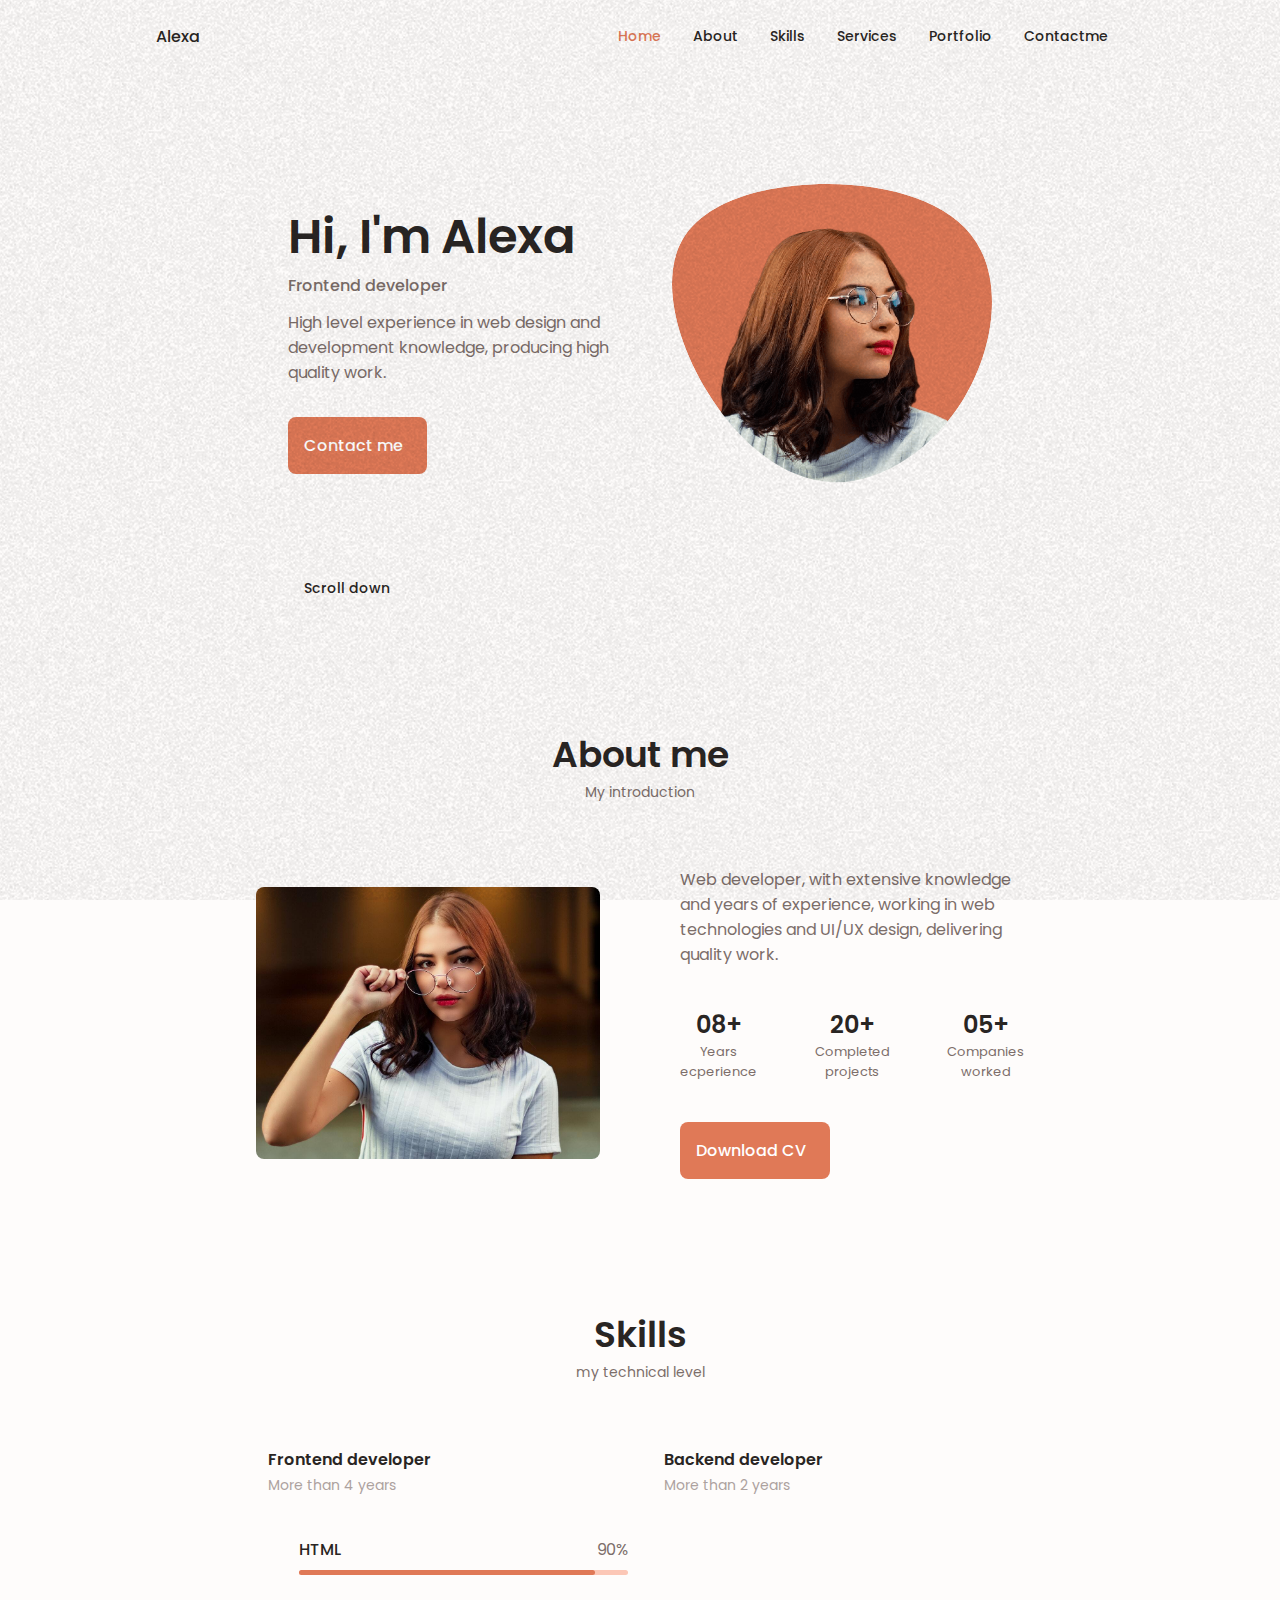
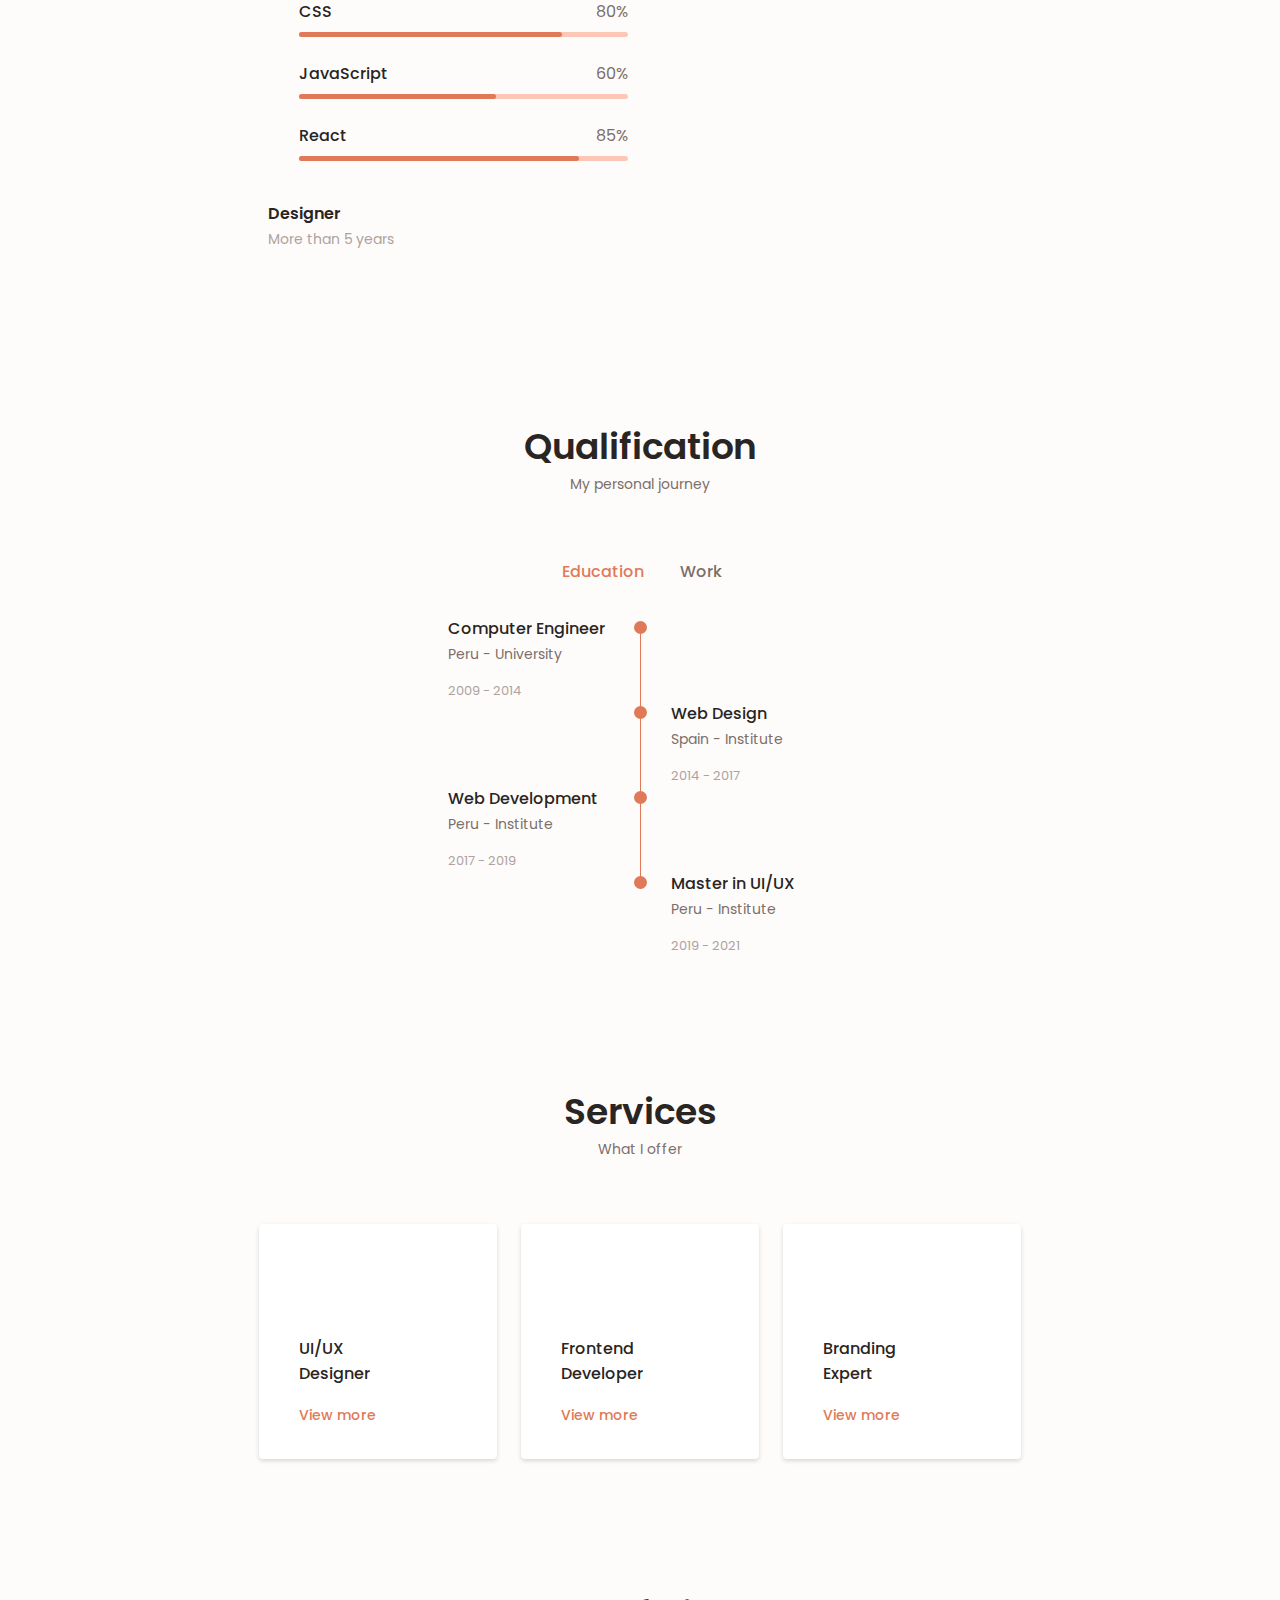
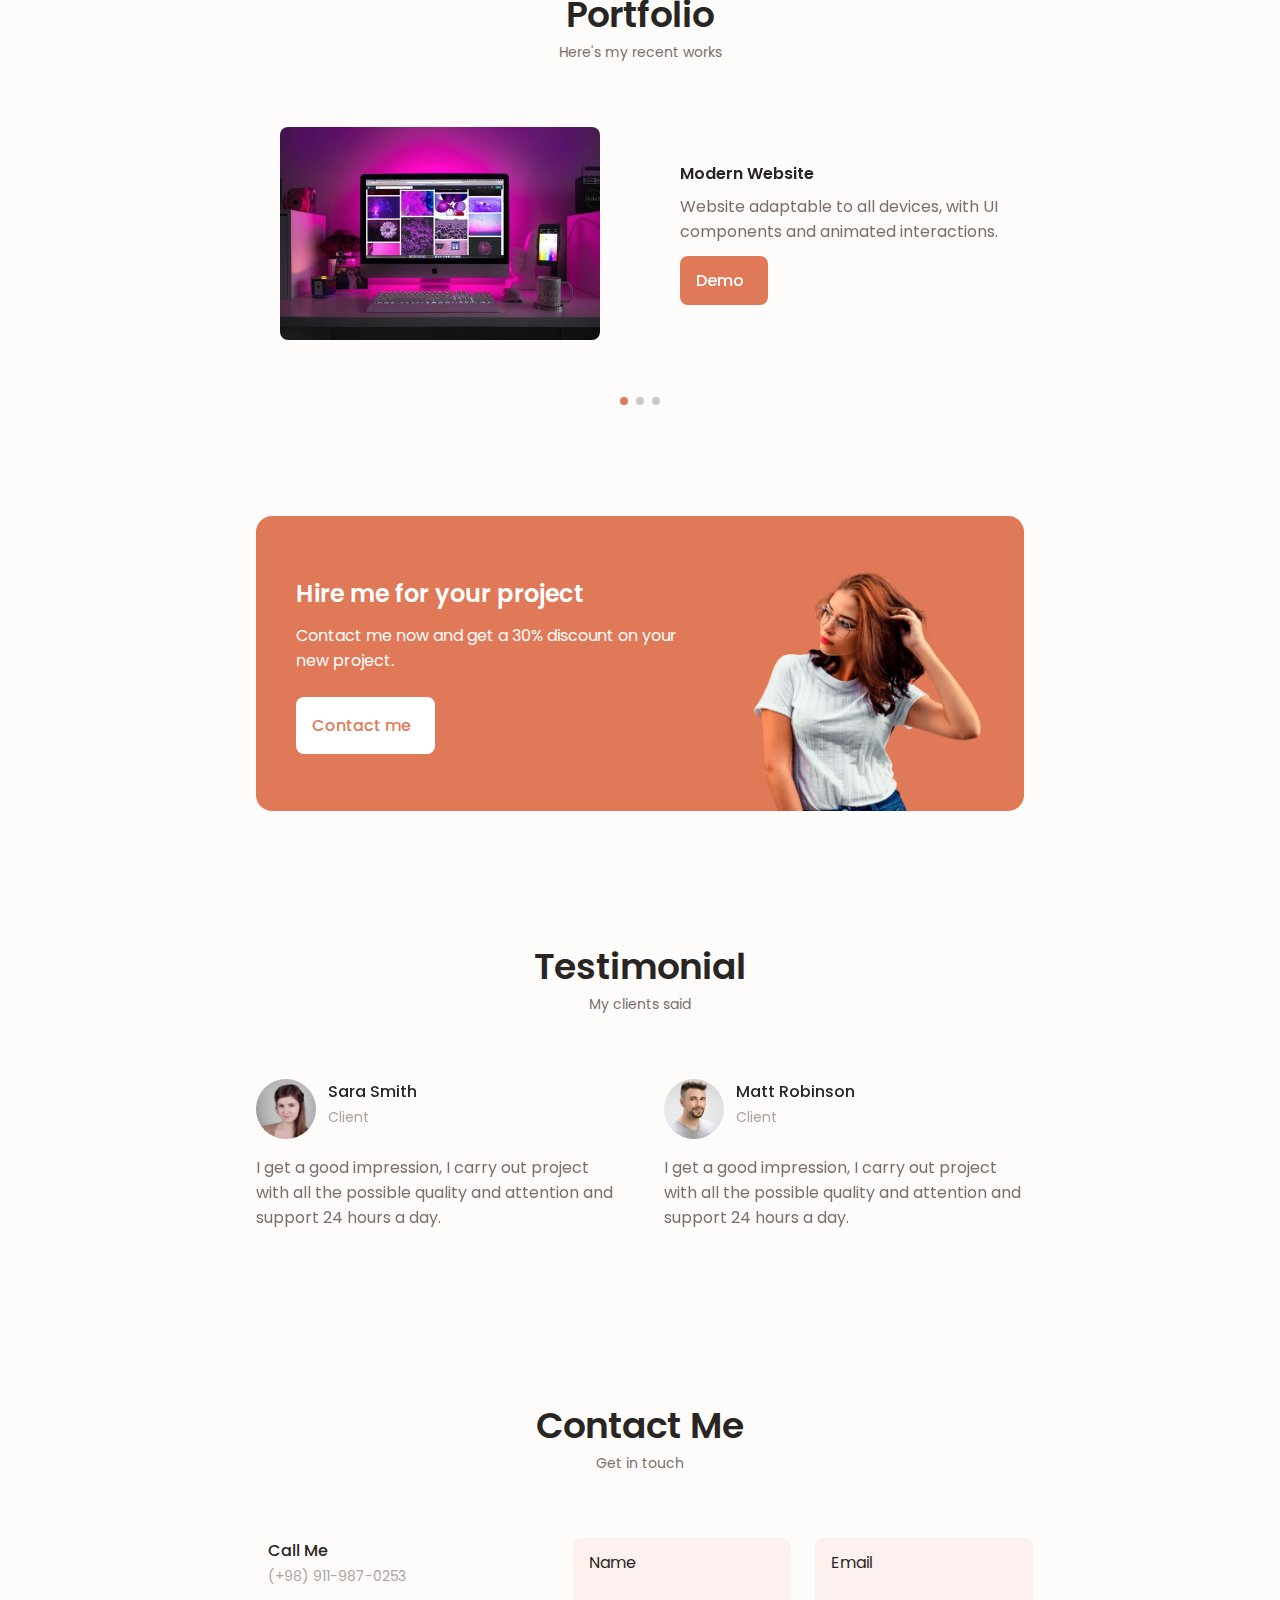
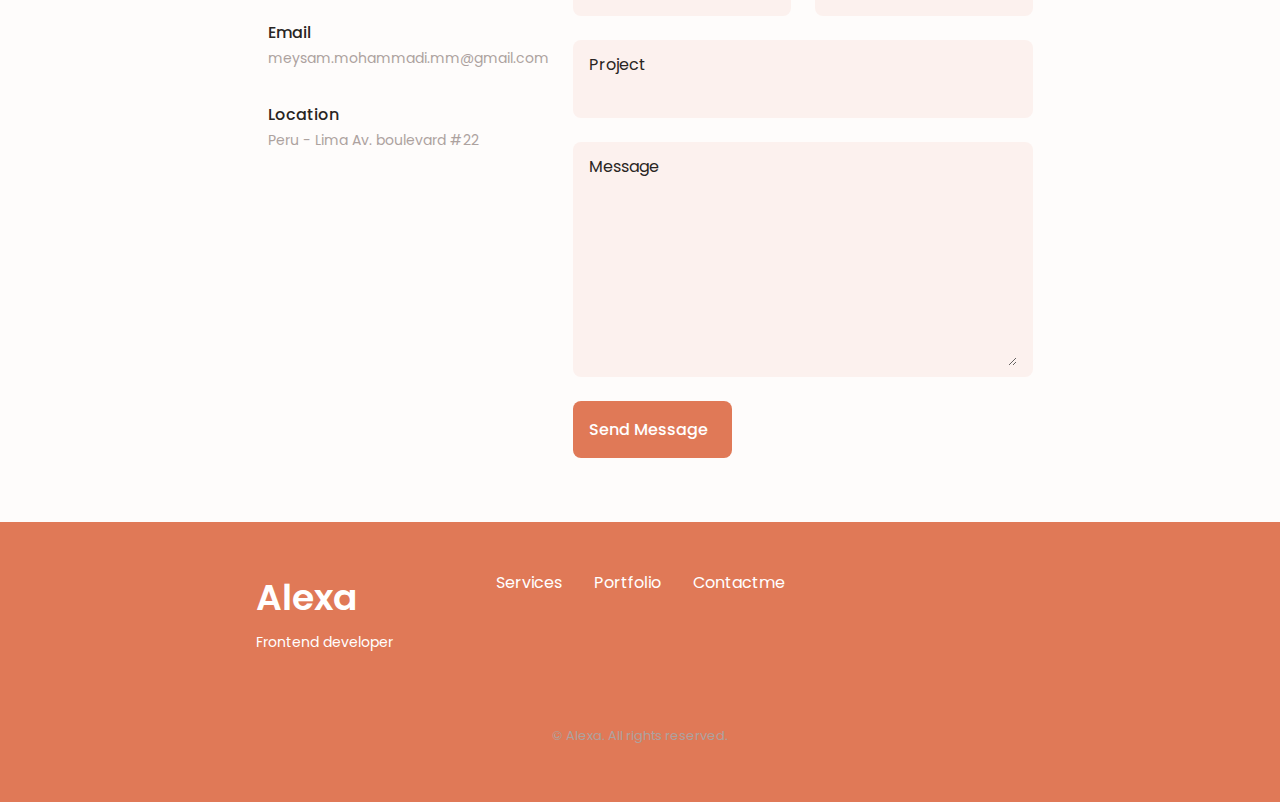
<file: index.html>
<!DOCTYPE html>
<html lang="en">

<head>
    <meta charset="UTF-8">
    <meta name="viewport" content="width=device-width, initial-scale=1.0">

    <!--==================== UNICONS ====================-->
    <link rel="stylesheet" href="https://unicons.iconscout.com/release/v4.0.0/css/line.css">

    <!--==================== SWIPER CSS ====================-->
    <link rel="stylesheet" href="assets/css/swiper-bundle.min.css">

    <!--================== FILM GRAIN CSS ==+===============-->
    <link rel="stylesheet" href="assets/css/filmgrain.css">

    <!--==================== CSS ====================-->
    <link rel="stylesheet" href="assets/css/styles.css">

    <!--==================== Favicon ====================-->
    <link rel="icon" href="assets/img/favicon.ico" type="image/x-icon" sizes="16x16">


    <title>Responsive Portfolio Website</title>
</head>

<body>
    <!--==================== HEADER ====================-->
    <header class="header" id="header">
        <nav class="nav container">
            <a href="#" class="nav__logo">Alexa</a>

            <div class="nav__menu" id="nav-menu">
                <ul class="nav__list grid">
                    <li class="nav__item">
                        <a href="#home" class="nav__link active-link">
                            <i class="uil uil-estate nav__icon"></i> Home
                        </a>
                    </li>
                    <li class="nav__item">
                        <a href="#about" class="nav__link">
                            <i class="uil uil-user nav__icon"></i> About
                        </a>
                    </li>
                    <li class="nav__item">
                        <a href="#skills" class="nav__link">
                            <i class="uil uil-file-alt nav__icon"></i> Skills
                        </a>
                    </li>
                    <li class="nav__item">
                        <a href="#services" class="nav__link">
                            <i class="uil uil-briefcase nav__icon"></i> Services
                        </a>
                    </li>
                    <li class="nav__item">
                        <a href="#portfolio" class="nav__link">
                            <i class="uil uil-scenery nav__icon"></i> Portfolio
                        </a>
                    </li>
                    <li class="nav__item">
                        <a href="#contact" class="nav__link">
                            <i class="uil uil-message nav__icon"></i> Contactme
                        </a>
                    </li>
                </ul>

                <i class="uil uil-times nav__close" id="nav-close"></i>
            </div>

            <div class="nav__btns">
                <!-- Theme change button -->
                <i class="uil uil-moon change-theme" id="theme-button"></i>

                <div class="nav__toggle" id="nav-toggle">
                    <i class="uil uil-apps"></i>
                </div>
            </div>
        </nav>
    </header>

    <!--==================== MAIN ====================-->
    <main class="main">
        <!--==================== HOME ====================-->
        <section class="home section" id="home">
            <div class="home__container container grid">
                <div class="home__content grid">
                    <div class="home__social">
                        <a href="#" target="_blank" class="home__social-icon">
                            <i class="uil uil-linkedin-alt"></i>
                        </a>
                        <a href="#" target="_blank" class="home__social-icon">
                            <i class="uil uil-dribbble"></i>
                        </a>
                        <a href="#" target="_blank" class="home__social-icon">
                            <i class="uil uil-github-alt"></i>
                        </a>
                    </div>

                    <div class="home__img">
                        <svg class="home__blob" viewBox="0 0 200 187" xmlns="http://www.w3.org/2000/svg" xmlns:xlink="http://www.w3.org/1999/xlink">
                            <mask id="mask0" mask-type="alpha">
                                <path d="M190.312 36.4879C206.582 62.1187 201.309 102.826 182.328 134.186C163.346 165.547 
                                130.807 187.559 100.226 186.353C69.6454 185.297 41.0228 161.023 21.7403 129.362C2.45775 
                                97.8511 -7.48481 59.1033 6.67581 34.5279C20.9871 10.1032 59.7028 -0.149132 97.9666 
                                0.00163737C136.23 0.303176 174.193 10.857 190.312 36.4879Z"/>
                            </mask>
                            <g mask="url(#mask0)">
                                <path d="M190.312 36.4879C206.582 62.1187 201.309 102.826 182.328 134.186C163.346 
                                165.547 130.807 187.559 100.226 186.353C69.6454 185.297 41.0228 161.023 21.7403 
                                129.362C2.45775 97.8511 -7.48481 59.1033 6.67581 34.5279C20.9871 10.1032 59.7028 
                                -0.149132 97.9666 0.00163737C136.23 0.303176 174.193 10.857 190.312 36.4879Z"/>

                                <!-- the masked img inside svg. I moved the img 12 units right and 18 units downward to completlly fill the unwanted gaps below the picture -->
                                <image class="home__blob-img" x="12" y="18" xlink:href="assets/img/perfil.png"/>
                            </g> // end of mask
                        </svg>
                    </div>

                    <div class="home__data">
                        <h1 class="home__title">Hi, I'm Alexa</h1>
                        <h3 class="home__subtitle">Frontend developer</h3>
                        <p class="home__description">High level experience in web design and development knowledge, producing high quality work.</p>
                        <a href="#contact" class="button button__flex">
                            Contact me <i class="uil uil-message button__icon"></i>
                        </a>
                    </div>
                </div>

                <div class="home__scroll">
                    <a href="#about" class="home__scroll-button button__flex">
                        <i class="uil uil-mouse-alt home__scroll-mouse"></i>
                        <span class="home__scroll-name">Scroll down</span>
                        <i class="uil uil-arrow-down home__scroll-arrow"></i>
                    </a>
                </div>
            </div>
        </section>

        <!--==================== ABOUT ====================-->
        <section class="about section" id="about">
            <h2 class="section__title">About me</h2>
            <span class="section__subtitle">My introduction</span>

            <div class="about__container container grid">
                <img src="assets/img/about.jpg" alt="" class="about__img">

                <div class="about__data">
                    <p class="about__description">Web developer, with extensive knowledge and years of experience, working in web technologies and UI/UX design, delivering quality work.</p>

                    <div class="about__info">
                        <div>
                            <span class="about__info-title">08+</span>
                            <span class="about__info-name">Years <br> ecperience</span>
                        </div>
                        <div>
                            <span class="about__info-title">20+</span>
                            <span class="about__info-name">Completed <br> projects</span>
                        </div>
                        <div>
                            <span class="about__info-title">05+</span>
                            <span class="about__info-name">Companies <br> worked</span>
                        </div>
                    </div>

                    <div class="about__buttons">
                        <a download="" href="assets/pdf/Alexa-Cv.pdf" class="button button__flex">
                            Download CV<i class="uil uil-download-alt button__icon"></i>
                        </a>
                    </div>
                </div>
            </div>
        </section>

        <!--==================== SKILLS ====================-->
        <section class="skills section" id="skills">
            <h2 class="section__title">Skills</h2>
            <span class="section__subtitle">my technical level</span>

            <div class="skills__container container grid">
                <div>
                    <!--============== SKILL #1 ==============-->
                    <div class="skills__content skills__open">
                        <div class="skills__header">
                            <i class="uil uil-brackets-curly skills__icon"></i>

                            <div>
                                <h1 class="skills__title">Frontend developer</h1>
                                <span class="skills__subtitle">More than 4 years</span>
                            </div>

                            <i class="uil uil-angle-down skills__arrow"></i>
                        </div>

                        <div class="skills__list grid">

                            <div class="skills__data">
                                <div class="skills__titles">
                                    <h3 class="skills__name">HTML</h3>
                                    <span class="skills__number">90%</span>
                                </div>
                                <div class="skills__bar">
                                    <span class="skills__percentage skills__html"></span>
                                </div>
                            </div>

                            <div class="skills__data">
                                <div class="skills__titles">
                                    <h3 class="skills__name">CSS</h3>
                                    <span class="skills__number">80%</span>
                                </div>
                                <div class="skills__bar">
                                    <span class="skills__percentage skills__css"></span>
                                </div>
                            </div>

                            <div class="skills__data">
                                <div class="skills__titles">
                                    <h3 class="skills__name">JavaScript</h3>
                                    <span class="skills__number">60%</span>
                                </div>
                                <div class="skills__bar">
                                    <span class="skills__percentage skills__js"></span>
                                </div>
                            </div>

                            <div class="skills__data">
                                <div class="skills__titles">
                                    <h3 class="skills__name">React</h3>
                                    <span class="skills__number">85%</span>
                                </div>
                                <div class="skills__bar">
                                    <span class="skills__percentage skills__react"></span>
                                </div>
                            </div>

                        </div>
                    </div> 
                </div>

                <div>
                    <!--============== SKILL #2 ==============-->
                    <div class="skills__content skills__close">
                        <div class="skills__header">
                            <i class="uil uil-server-network skills__icon"></i>

                            <div>
                                <h1 class="skills__title">Backend developer</h1>
                                <span class="skills__subtitle">More than 2 years</span>
                            </div>

                            <i class="uil uil-angle-down skills__arrow"></i>
                        </div>

                        <div class="skills__list grid">

                            <div class="skills__data">
                                <div class="skills__titles">
                                    <h3 class="skills__name">PHP</h3>
                                    <span class="skills__number">80%</span>
                                </div>
                                <div class="skills__bar">
                                    <span class="skills__percentage skills__php"></span>
                                </div>
                            </div>

                            <div class="skills__data">
                                <div class="skills__titles">
                                    <h3 class="skills__name">Node.js</h3>
                                    <span class="skills__number">70%</span>
                                </div>
                                <div class="skills__bar">
                                    <span class="skills__percentage skills__node"></span>
                                </div>
                            </div>

                            <div class="skills__data">
                                <div class="skills__titles">
                                    <h3 class="skills__name">Firebase</h3>
                                    <span class="skills__number">90%</span>
                                </div>
                                <div class="skills__bar">
                                    <span class="skills__percentage skills__firebase"></span>
                                </div>
                            </div>

                            <div class="skills__data">
                                <div class="skills__titles">
                                    <h3 class="skills__name">Python</h3>
                                    <span class="skills__number">55%</span>
                                </div>
                                <div class="skills__bar">
                                    <span class="skills__percentage skills__python"></span>
                                </div>
                            </div>

                        </div>
                    </div>
                </div>

                <div>
                    <!--============== SKILL #3 ==============-->
                    <div class="skills__content skills__close">
                        <div class="skills__header">
                            <i class="uil uil-swatchbook skills__icon"></i>

                            <div>
                                <h1 class="skills__title">Designer</h1>
                                <span class="skills__subtitle">More than 5 years</span>
                            </div>

                            <i class="uil uil-angle-down skills__arrow"></i>
                        </div>

                        <div class="skills__list grid">

                            <div class="skills__data">
                                <div class="skills__titles">
                                    <h3 class="skills__name">Figma</h3>
                                    <span class="skills__number">90%</span>
                                </div>
                                <div class="skills__bar">
                                    <span class="skills__percentage skills__figma"></span>
                                </div>
                            </div>

                            <div class="skills__data">
                                <div class="skills__titles">
                                    <h3 class="skills__name">Sketch</h3>
                                    <span class="skills__number">85%</span>
                                </div>
                                <div class="skills__bar">
                                    <span class="skills__percentage skills__sketch"></span>
                                </div>
                            </div>

                            <div class="skills__data">
                                <div class="skills__titles">
                                    <h3 class="skills__name">Photoshop</h3>
                                    <span class="skills__number">85%</span>
                                </div>
                                <div class="skills__bar">
                                    <span class="skills__percentage skills__photoshop"></span>
                                </div>
                            </div>
                        </div>
                    </div>
                </div>
            </div>
        </section>

        <!--==================== QUALIFICATION ====================-->
        <section class="qualification section">
            <h2 class="section__title">Qualification</h2>
            <span class="section__subtitle">My personal journey</span>

            <div class="qualification__container container">
                <div class="qualification__tabs">
                    <div class="qualification__button button__flex qualification__active" data-target="#education">
                        <i class="uil uil-graduation-cap qualification__icon"></i>
                        Education
                    </div>

                    <div class="qualification__button button__flex" data-target="#work">
                        <i class="uil uil-briefcase-alt qualification__icon"></i>
                        Work
                    </div>
                </div>

                <div class="qualification__sections">
                    <!--============ QUALIFICATION CONTENT #1 ============-->
                    <div class="qualification__content qualification__active" data-content id="education">
                        <!--============== QUALIFICATION #1 ==============-->
                        <div class="qualification__data">
                            <div>
                                <h3 class="qualification__title">Computer Engineer</h3>
                                <span class="qualification__subtitle">Peru - University</span>
                                <div class="qualification__calendar">
                                    <i class="uil uil-calendar-alt"></i>
                                    2009 - 2014
                                </div>
                            </div>

                            <div>
                                <span class="qualification__rounder"></span>
                                <span class="qualification__line"></span>
                            </div>
                        </div>

                        <!--============== QUALIFICATION #2 ==============-->
                        <div class="qualification__data">
                            <div></div>

                            <div>
                                <span class="qualification__rounder"></span>
                                <span class="qualification__line"></span>
                            </div>

                            <div>
                                <h3 class="qualification__title">Web Design</h3>
                                <span class="qualification__subtitle">Spain - Institute</span>
                                <div class="qualification__calendar">
                                    <i class="uil uil-calendar-alt"></i>
                                    2014 - 2017
                                </div>
                            </div>
                        </div>

                        <!--============== QUALIFICATION #3 ==============-->
                        <div class="qualification__data">
                            <div>
                                <h3 class="qualification__title">Web Development</h3>
                                <span class="qualification__subtitle">Peru - Institute</span>
                                <div class="qualification__calendar">
                                    <i class="uil uil-calendar-alt"></i>
                                    2017 - 2019
                                </div>
                            </div>

                            <div>
                                <span class="qualification__rounder"></span>
                                <span class="qualification__line"></span>
                            </div>
                        </div>

                        <!--============== QUALIFICATION #4 ==============-->
                        <div class="qualification__data">
                            <div></div>

                            <div>
                                <span class="qualification__rounder"></span>
                                <!-- <span class="qualification__line"></span> -->
                            </div>

                            <div>
                                <h3 class="qualification__title">Master in UI/UX</h3>
                                <span class="qualification__subtitle">Peru - Institute</span>
                                <div class="qualification__calendar">
                                    <i class="uil uil-calendar-alt"></i>
                                    2019 - 2021
                                </div>
                            </div>
                        </div>
                    </div>

                    <!--============ QUALIFICATION CONTENT #2 ============-->
                    <div class="qualification__content " data-content id="work">
                        <!--============== QUALIFICATION #1 ==============-->
                        <div class="qualification__data">
                            <div>
                                <h3 class="qualification__title">Software Engineer</h3>
                                <span class="qualification__subtitle">Microsoft - Peru</span>
                                <div class="qualification__calendar">
                                    <i class="uil uil-calendar-alt"></i>
                                    2016 - 2018
                                </div>
                            </div>

                            <div>
                                <span class="qualification__rounder"></span>
                                <span class="qualification__line"></span>
                            </div>
                        </div>

                        <!--============== QUALIFICATION #2 ==============-->
                        <div class="qualification__data">
                            <div></div>

                            <div>
                                <span class="qualification__rounder"></span>
                                <span class="qualification__line"></span>
                            </div>

                            <div>
                                <h3 class="qualification__title">Frontend Developer</h3>
                                <span class="qualification__subtitle">Apple Inc - Spain</span>
                                <div class="qualification__calendar">
                                    <i class="uil uil-calendar-alt"></i>
                                    2018 - 2020
                                </div>
                            </div>
                        </div>

                        <!--============== QUALIFICATION #3 ==============-->
                        <div class="qualification__data">
                            <div>
                                <h3 class="qualification__title">UI Designer</h3>
                                <span class="qualification__subtitle">Figma - Spain</span>
                                <div class="qualification__calendar">
                                    <i class="uil uil-calendar-alt"></i>
                                    2017 - 2019
                                </div>
                            </div>

                            <div>
                                <span class="qualification__rounder"></span>
                                <!-- <span class="qualification__line"></span> -->
                            </div>
                        </div>
                    </div>
                </div>
            </div>
        </section>

        <!--==================== SERVICES ====================-->
        <section class="services section" id="services">
            <h2 class="section__title">Services</h2>
            <span class="section__subtitle">What I offer</span>

            <div class="services__container container grid">
                <!--============ SERVICE #1 ============-->
                <div class="services__content">
                    <div>
                        <i class="uil uil-web-grid services__icon"></i>
                        <h3 class="services__title"> UI/UX <br> Designer</h3>
                    </div>

                    <span class="button button__flex button__small button__link services__button">
                        View more
                        <i class="uil uil-arrow-right button__icon"></i>
                    </span>

                    <div class="services__modal">
                        <div class="services__modal-content">
                            <h4 class="services__modal-title">UI/UX <br> Designer</h4>
                            <i class="uil uil-times services__modal-close"></i>

                            <ul class="services__modal-services grid">
                                <li class="services__modal-service">
                                    <i class="uil uil-check-circle services__modal-icon"></i>
                                    <p>I develop user interfaces.</p>
                                </li>

                                <li class="services__modal-service">
                                    <i class="uil uil-check-circle services__modal-icon"></i>
                                    <p>I develop web pages.</p>
                                </li>

                                <li class="services__modal-service">
                                    <i class="uil uil-check-circle services__modal-icon"></i>
                                    <p>I create UX element interactions.</p>
                                </li>

                                <li class="services__modal-service">
                                    <i class="uil uil-check-circle services__modal-icon"></i>
                                    <p>I position your company brand.</p>
                                </li>
                            </ul>
                        </div>
                    </div>
                </div>

                <!--============ SERVICE #2 ============-->
                <div class="services__content">
                    <div>
                        <i class="uil uil-arrow services__icon"></i>
                        <h3 class="services__title">Frontend <br> Developer</h3>
                    </div>

                    <span class="button button__flex button__small button__link services__button">
                        View more
                        <i class="uil uil-arrow-right button__icon"></i>
                    </span>

                    <div class="services__modal">
                        <div class="services__modal-content">
                            <h4 class="services__modal-title">Frontend <br> Developer</h4>
                            <i class="uil uil-times services__modal-close"></i>

                            <ul class="services__modal-services grid">
                                <li class="services__modal-service">
                                    <i class="uil uil-check-circle services__modal-icon"></i>
                                    <p>I develop user interfaces.</p>
                                </li>

                                <li class="services__modal-service">
                                    <i class="uil uil-check-circle services__modal-icon"></i>
                                    <p>I develop web pages.</p>
                                </li>

                                <li class="services__modal-service">
                                    <i class="uil uil-check-circle services__modal-icon"></i>
                                    <p>I create UX element interactions.</p>
                                </li>

                                <li class="services__modal-service">
                                    <i class="uil uil-check-circle services__modal-icon"></i>
                                    <p>I position your company brand.</p>
                                </li>
                            </ul>
                        </div>
                    </div>
                </div>

                <!--============ SERVICE #3 ============-->
                <div class="services__content">
                    <div>
                        <i class="uil uil-pen services__icon"></i>
                        <h3 class="services__title">Branding <br> Expert</h3>
                    </div>

                    <span class="button button__flex button__small button__link services__button">
                        View more
                        <i class="uil uil-arrow-right button__icon"></i>
                    </span>

                    <div class="services__modal">
                        <div class="services__modal-content">
                            <h4 class="services__modal-title">Branding <br> Expert</h4>
                            <i class="uil uil-times services__modal-close"></i>

                            <ul class="services__modal-services grid">
                                <li class="services__modal-service">
                                    <i class="uil uil-check-circle services__modal-icon"></i>
                                    <p>I develop user interfaces.</p>
                                </li>

                                <li class="services__modal-service">
                                    <i class="uil uil-check-circle services__modal-icon"></i>
                                    <p>I develop web pages.</p>
                                </li>

                                <li class="services__modal-service">
                                    <i class="uil uil-check-circle services__modal-icon"></i>
                                    <p>I create UX element interactions.</p>
                                </li>

                                <li class="services__modal-service">
                                    <i class="uil uil-check-circle services__modal-icon"></i>
                                    <p>I position your company brand.</p>
                                </li>
                            </ul>
                        </div>
                    </div>
                </div>
            </div>
        </section>

        <!--==================== PORTFOLIO ====================-->
        <section class="portfolio section" id="portfolio">
            <h2 class="section__title">Portfolio</h2>
            <span class="section__subtitle">Here's my recent works</span>

            <!-- swiper-container / swiper-wrapper / swiper-slide -->
            <div class="portfolio__container container swiper-container">
                <div class="swiper-wrapper">
                    <!--============ PORTFOLIO 1 ============-->
                    <div class="portfolio__content grid swiper-slide">
                        <img src="assets/img/portfolio1.jpg" alt="portfolio1" class="portfolio__img">

                        <div class="portfolio__data">
                            <h3 class="portfolio__title">Modern Website</h3>
                            <p class="portfolio__description">Website adaptable to all devices, with UI components and animated interactions.</p>
                            <a href="#" class="button button__flex button__small portfolio__button">
                                Demo
                                <i class="uil uil-arrow-right button__icon"></i>
                            </a>
                        </div>
                    </div>

                    <!--============ PORTFOLIO 2 ============-->
                    <div class="portfolio__content grid swiper-slide">
                        <img src="assets/img/portfolio2.jpg" alt="portfolio2" class="portfolio__img">

                        <div class="portfolio__data">
                            <h3 class="portfolio__title">Branding</h3>
                            <p class="portfolio__description">Website adaptable to all devices, with UI components and animated interactions.</p>
                            <a href="#" class="button button__flex button__small portfolio__button">
                                Demo
                                <i class="uil uil-arrow-right button__icon"></i>
                            </a>
                        </div>
                    </div>

                    <!--============ PORTFOLIO 3 ============-->
                    <div class="portfolio__content grid swiper-slide">
                        <img src="assets/img/portfolio3.jpg" alt="portfolio3" class="portfolio__img">

                        <div class="portfolio__data">
                            <h3 class="portfolio__title">Online Store</h3>
                            <p class="portfolio__description">Website adaptable to all devices, with UI components and animated interactions.</p>
                            <a href="#" class="button button__flex button__small portfolio__button">
                                Demo
                                <i class="uil uil-arrow-right button__icon"></i>
                            </a>
                        </div>
                    </div>
                </div>
                
                <!-- These copied from swiper demos -->
                <!-- Add Arrows -->
                <div class="swiper-button-next">
                    <i class="uil uil-angle-right-b portfolio__swiper-icon"></i>
                </div>
                <div class="swiper-button-prev">
                    <i class="uil uil-angle-left-b portfolio__swiper-icon"></i>
                </div>
                <!-- Add pagination -->
                <div class="swiper-pagination"></div>
            </div>
        </section>

        <!--==================== PROJECT IN MIND ====================-->
        <section class="project section">
            <div class="project__bg">
                <div class="project__container container grid">
                    <div class="project__data">
                        <h2 class="project__title">Hire me for your project</h2>
                        <p class="project__description">Contact me now and get a 30% discount on your new project.</p>
                        <a href="#contact" class="button button__flex button__white">
                            Contact me <i class="uil uil-message project__icon button__icon"></i>
                        </a>
                    </div>

                    <img src="assets/img/project.png" alt="" class="project__img">
                </div>
            </div>
        </section>

        <!--==================== TESTIMONIAL ====================-->
        <section class="testimonial section">
            <h2 class="section__title">Testimonial</h2>
            <span class="section__subtitle">My clients said</span>

            <div class="testimonial__container container swiper-container">
                <div class="swiper-wrapper">
                    <!--============ TESTIMONIAL 1 ============-->
                    <div class="testimonial__content swiper-slide">
                        <div class="testimonial__data">
                            <div class="testimonial__header">
                                <img src="assets/img/testimonial1.jpg" alt="" class="testimonial__img">
                                <div>
                                    <h3 class="testimonial__name">Sara Smith</h3>
                                    <span class="testimonial__client">Client</span>
                                </div>
                            </div>

                            <div>
                                <i class="uil uil-star testimonial__icon-star"></i>
                                <i class="uil uil-star testimonial__icon-star"></i>
                                <i class="uil uil-star testimonial__icon-star"></i>
                                <i class="uil uil-star testimonial__icon-star"></i>
                                <i class="uil uil-star testimonial__icon-star"></i>
                            </div>
                        </div>
                        <p class="testimonial__description">I get a good impression, I carry out project with all the possible quality and attention and support 24 hours a day.</p>
                    </div>

                    <!--============ TESTIMONIAL 2 ============-->
                    <div class="testimonial__content swiper-slide">
                        <div class="testimonial__data">
                            <div class="testimonial__header">
                                <img src="assets/img/testimonial2.jpg" alt="" class="testimonial__img">
                                <div>
                                    <h3 class="testimonial__name">Matt Robinson</h3>
                                    <span class="testimonial__client">Client</span>
                                </div>
                            </div>

                            <div>
                                <i class="uil uil-star testimonial__icon-star"></i>
                                <i class="uil uil-star testimonial__icon-star"></i>
                                <i class="uil uil-star testimonial__icon-star"></i>
                                <i class="uil uil-star testimonial__icon-star"></i>
                                <i class="uil uil-star testimonial__icon-star"></i>
                            </div>
                        </div>
                        <p class="testimonial__description">I get a good impression, I carry out project with all the possible quality and attention and support 24 hours a day.</p>
                    </div>

                    <!--============ TESTIMONIAL 3 ============-->
                    <div class="testimonial__content swiper-slide">
                        <div class="testimonial__data">
                            <div class="testimonial__header">
                                <img src="assets/img/testimonial3.jpg" alt="" class="testimonial__img">
                                <div>
                                    <h3 class="testimonial__name">Raul Harris</h3>
                                    <span class="testimonial__client">Client</span>
                                </div>
                            </div>

                            <div>
                                <i class="uil uil-star testimonial__icon-star"></i>
                                <i class="uil uil-star testimonial__icon-star"></i>
                                <i class="uil uil-star testimonial__icon-star"></i>
                                <i class="uil uil-star testimonial__icon-star"></i>
                                <i class="uil uil-star testimonial__icon-star"></i>
                            </div>
                        </div>
                        <p class="testimonial__description">I get a good impression, I carry out project with all the possible quality and attention and support 24 hours a day.</p>
                    </div>
                </div>

                <!-- Add Pagination -->
                <div class="swiper-pagination testimonial__swiper-pagination"></div>
            </div>
        </section>

        <!--==================== CONTACT ME ====================-->
        <section class="contact section" id="contact">
            <h2 class="section__title">Contact Me</h2>
            <span class="section__subtitle">Get in touch</span>

            <div class="contact__container container grid">
                <div>
                    <div class="contact__information">
                        <i class="uil uil-phone contact__icon"></i>

                        <div>
                            <h3 class="contact__title">Call Me</h3>
                            <span class="contact__subtitle">(+98) 911-987-0253</span>
                        </div>
                    </div>

                    <div class="contact__information">
                        <i class="uil uil-envelope contact__icon"></i> 

                        <div>
                            <h3 class="contact__title">Email</h3>
                            <span class="contact__subtitle">meysam.mohammadi.mm@gmail.com</span>
                        </div>
                    </div>

                    <div class="contact__information">
                        <i class="uil uil-map-marker contact__icon"></i>

                        <div>
                            <h3 class="contact__title">Location</h3>
                            <span class="contact__subtitle">Peru - Lima Av. boulevard #22</span>
                        </div>
                    </div>
                </div>
                <form action="" class="contact__form grid">
                    <div class="contact__inputs grid">
                        <div class="contact__content">
                            <label for="" class="contact__label">Name</label>
                            <input type="text" class="contact__input">
                        </div>

                        <div class="contact__content">
                            <label for="" class="contact__label">Email</label>
                            <input type="email" class="contact__input">
                        </div>
                    </div>

                    <div class="contact__content">
                        <label for="" class="contact__label">Project</label>
                        <input type="text" class="contact__input">
                    </div>
                    <div class="contact__content">
                        <label for="" class="contact__label">Message</label>
                        <textarea name="" id="" cols="0" rows="7" class="contact__input"></textarea>
                    </div>

                    <div>
                        <a href="#" class="button button__flex">
                            Send Message
                            <i class="uil uil-message button__icon"></i>
                        </a>
                    </div>
                </form>
            </div>
        </section>
    </main>

    <!--==================== FOOTER ====================-->
    <footer class="footer">
        <div class="footer__bg">
            <div class="footer__container container grid">
                <div>
                    <h1 class="footer__title">Alexa</h1>
                    <span class="footer__subtitle">Frontend developer</span>
                </div>

                <ul class="footer__links">
                    <li>
                        <a href="#services" class="footer__link">Services</a>
                    </li>
                    <li>
                        <a href="#portfolio" class="footer__link">Portfolio</a>
                    </li>
                    <li>
                        <a href="#contact" class="footer__link">Contactme</a>
                    </li>
                </ul>

                <div class="footer__social">
                    <a href="http://facebook.com/" target="_blank" class="footer__social">
                        <i class="uil uil-facebook-f"></i>
                    </a>
                
                    <a href="http://instagram.com/" target="_blank" class="footer__social">
                        <i class="uil uil-instagram"></i>
                    </a>
                
                    <a href="http://twitter.com/" target="_blank" class="footer__social">
                        <i class="uil uil-twitter-alt"></i>
                    </a>
                </div>
            </div>
            <p class="footer__copy">&#169; Alexa. All rights reserved.</p>
        </div>
    </footer>

    <!--==================== SCROLL TOP ====================-->
    <a href="#" class="scrollup" id="scroll-up">
        <i class="uil uil-arrow-up scrollup__icon"></i>
    </a>

    <!--==================== FILM GRAIN ====================-->
    <div class="grain-effect" style="
    position: fixed;
    top: 0;
    bottom: 0;
    left: 0;
    right: 0;
    overflow: hidden;
    user-select: none;
    pointer-events: none;
    cursor: not-allowed;
    z-index: 1000;"></div>

    <!--==================== SWIPER JS ====================-->
    <!-- device should memorize this first so we can call its objects in main.js -->
    <script src="assets/js/swiper-bundle.min.js"></script>

    <!--==================== MAIN JS ====================-->
    <script src="assets/js/main.js"></script>
</body>

</html>
</file>
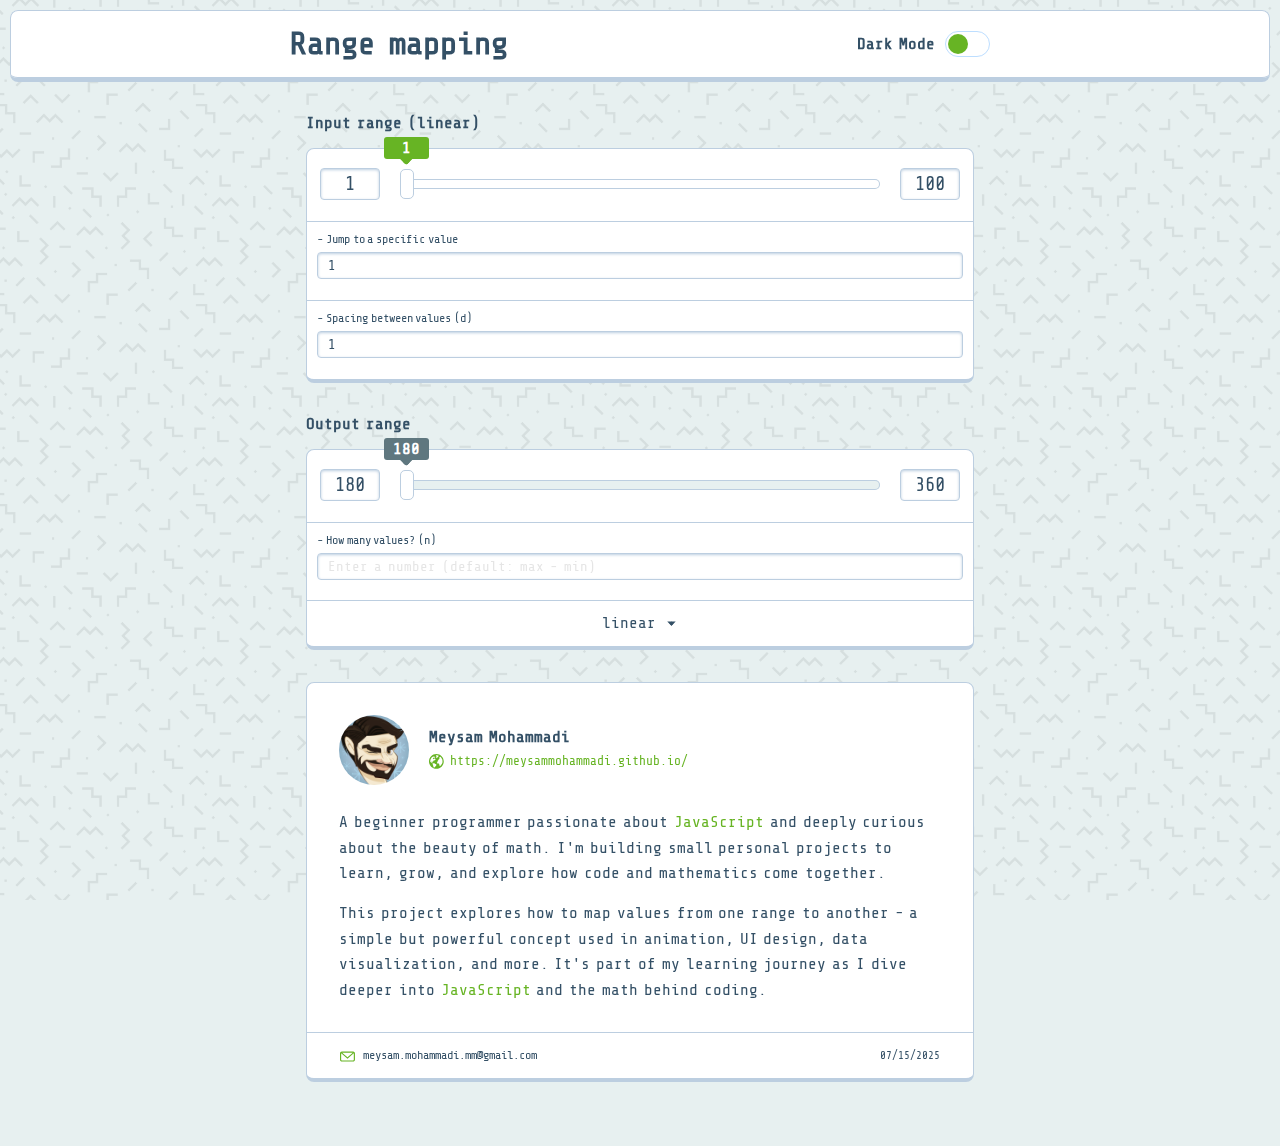
<file: js-range-mapping/index.html>
<!DOCTYPE html>
<html lang="en">
  <head>
    <meta charset="UTF-8" />
    <meta name="viewport" content="width=device-width, initial-scale=1.0" />
    <meta
      name="theme-color"
      content="#fff"
      media="(prefers-color-scheme: light)"
    />
    <meta
      name="theme-color"
      content="#394d5b"
      media="(prefers-color-scheme: dark)"
    />
    <title>Value range mapping</title>
    <link rel="preconnect" href="https://fonts.googleapis.com">
<link rel="preconnect" href="https://fonts.gstatic.com" crossorigin>
<link href="https://fonts.googleapis.com/css2?family=Baloo+Bhaijaan+2:wght@400..800&family=Share+Tech+Mono&display=swap" rel="stylesheet">
    <style>
      /*************************************
      document object css variables
      *************************************/
      /* Light mode variables */
      /* :root {
        --background: #fff;
        --fore-ground: #fff;
        --focus-color: #fff;
        --font-color: #fff;
        --white-font: #fff;
        --border-color: #fff;
        --dimmed-label: #fff;
        --dimmed-thumb: #fff;
      } */

      /* Dark mode variables */
      /* :root {
        --background: #000;
        --fore-ground: #000;
        --focus-color: #000;
        --font-color: #000;
        --white-font: #000;
        --border-color: #000;
        --dimmed-label: #000;
        --dimmed-thumb: #000;
      } */

      /*************************************
      Wildcard selector for general stylings
      *************************************/
      * {
        padding: 0;
        margin: 0;
        box-sizing: border-box;
        font-family: "Share Tech Mono";
        transition: all 0.1s linear;
      }

      /*************************************
      Basic layout elements
      *************************************/
      body {
        background-color: var(--background);
        color: var(--font-color);
        word-spacing: -0.2em;
      }

      .container {
        max-width: 700px;
        margin: 2em auto;
        padding: 0 1em;
        display: flex;
        flex-direction: column;
        align-items: center;
      }
      p {
        font-size: 1.2em;
        margin-top: 1em;
        margin-bottom: 1em;
        width: 80%;
        max-width: 680px;
        margin-left: auto;
        margin-right: auto;
        font-family: "Segoe UI light";
        line-height: 32px;
      }

      h2 {
        margin-bottom: 1em;
        font-size: 1em;
        align-self: flex-start;
      }

      input[type="text"] {
        width: 60px;
        text-align: center;
        border-radius: 4px;
        border: 1px solid var(--border-color);
        background-color: var(--fore-ground);
        color: var(--font-color);
        padding: 4px;
        font-size: 1.2em;
        box-shadow: inset 0 1px 3px 0px var(--border-color), 0 1px 0 0 #fff2;
      }
      input[type="text"]:focus,
      input[type="text"]:active {
        outline: 3px solid var(--focus-color);
        /* border-color: transparent !important; */
      }
      input[type="text"]::placeholder {
        color: #b0b0b055;
      }
      input[type="checkbox"]:focus,
      input[type="checkbox"]:active {
        outline: 3px solid var(--focus-color);
      }

      /*************************************
      Nav styles
      *************************************/
      nav {
        background-color: var(--fore-ground);
    padding: 1em 1.4em;
    border-bottom: 4px solid var(--border-color);
    box-shadow: inset 0 0 0 1px var(--border-color), inset 0 2px 0 0 #fff2;
    width: calc(100% - 20px);
    margin: 10px auto;
    border-radius: 8px;
      }

      nav .nav-content {
        width: 100%;
        max-width: 700px;
        margin: auto;
        display: flex;
        justify-content: space-between;
      }

      nav .logo {
        cursor: default;
      }

      .theme-color-mode {
        display: flex;
        align-items: center;
        gap: 10px;
        font-weight: bold;
      }

      /*************************************
      Theme switch styles
      *************************************/
      .theme-color-mode label {
        cursor: pointer;
      }
      input#themeColorModeSwitch {
        appearance: none;
        background-color: var(--white-font);
        width: 45px;
        height: 26px;
        border-radius: 25px;
        /* background-color: #efefef; */
        border: 1px solid var(--dimmed-thumb);
        padding: 2px;
        position: relative;
        cursor: pointer;
      }
      input#themeColorModeSwitch::after {
        content: "";
        display: block;
        width: 20px;
        height: 20px;
        border-radius: 50%;
        background-color: var(--focus-color);
        position: absolute;
        transition: all 0.2s ease-in-out;
      }
      input#themeColorModeSwitch:checked::after {
        transform: translateX(19px);
      }

      /*************************************
      Labels
      *************************************/
      .label {
        background-color: var(--dimmed-label);
        color: var(--white-font);
        min-width: 45px;
        text-align: center;
        font-weight: bold;
        border-radius: 3px;
        /* margin-top: 2em; */
        padding: 2px 5px;
        cursor: text;
        position: absolute;
        left: 10px;
        top: 10px;
        transition: none;
      }
      .label::after {
        content: "";
        width: 0;
        height: 0;
        border: 5px solid var(--dimmed-label);
        border-top: 5px solid transparent;
        border-left: 5px solid transparent;
        position: absolute;
        border-radius: 3px 0;
        right: 50%;
        transform: rotate(45deg) translateX(60%);
        bottom: 0;
      }
      .label.first {
        background-color: var(--focus-color);
        z-index: 3;
      }

      .label.first::after {
        border: 5px solid var(--focus-color);
        border-top: 5px solid transparent;
        border-left: 5px solid transparent;
      }

      /*************************************
      Each range body
      *************************************/
      .range-body {
        width: 100%;
        max-width: 700px;
        border-radius: 8px;
        background-color: var(--fore-ground);
        border: 1px solid var(--border-color);
        border-bottom: 4px solid var(--border-color);
        margin-bottom: 2em;
        overflow: hidden;
        box-shadow: inset 0 1px 0 0 #fff2;
      }

      .range-body-row {
        display: flex;
        align-items: center;
        justify-content: stretch;
        gap: 20px;
        width: 100%;
        padding: 1.2em 0.8em;
        box-shadow: inset 0 1px 0 0 #fff2;
        padding-bottom: 1.3em !important;
      }

      /*************************************
      Range sliders
      *************************************/
      .slider {
        /* margin-top: 15px; */
        appearance: none;
        /* height: 3px;
        border-radius: 5px;
        background-color: #2a6ffa;
        padding: 0 5px; */
        background-color: var(--fore-ground);
        height: 10px;
        border-radius: 6px;
        /* border: 1px solid #ddd; */
        box-shadow: inset 0 0 0 1px var(--border-color), 0 1px 0 0 #fff2;
        width: 100%;
        cursor: grab;
      }

      .slider:disabled {
        background-color: var(--background);
        cursor: default;
      }

      .slider:active,
      .slider:focus {
        outline: none;
      }
      .slider:active ~ .slider-thumb,
      .slider:focus ~ .slider-thumb {
        outline: 3px solid var(--focus-color);
      }
      .slider:active::-webkit-slider-thumb,
      .slider:focus::-webkit-slider-thumb {
        outline: 3px solid var(--focus-color);
        border: none;
      }
      .slider:disabled:active::-webkit-slider-thumb,
      .slider:disabled:focus::-webkit-slider-thumb {
        outline: 1px solid var(--dimmed-thumb);
      }

      /* NOTE: to add the blue bar we should hide thumb and use a two div, one for thumb (draggable:true div) and one for the bar behind it. because we can't apply position:absolute on thumb though it will disable it and use can't drag it. */
      .slider::-webkit-slider-thumb {
        /* NOTE appearance none alone will disable the range input process meaning if you click on the specific spot of the range, the value will still be the default value */
        appearance: none;
        /* So we do this along with it */
        /* background-color: transparent; */
        background-color: var(--fore-ground);
        width: 14px;
        height: 30px;
        border-radius: 5px;
        border: 1px solid var(--border-color);
        box-shadow: inset 0 1px 0 0 #fff2;
      }
      .slider:disabled::-webkit-slider-thumb {
        /* background-color: #f3f3f3; */
      }

      .progress-bar {
        position: absolute;
        height: 10px;
        background-color: var(--focus-color);
        opacity: 0.3;
        border-radius: 5px 0 0 5px;
        user-select: none;
        pointer-events: none;
        transition: none;
      }

      /*************************************
      Steps and distance input section
      *************************************/
      .steps-section {
        border-top: 1px solid var(--border-color);
        padding: 10px;
        display: flex;
        flex-direction: column;
        justify-content: flex-start;
        align-items: flex-start;
        gap: 6px;
      }

      .section-head {
        font-size: 12px;
        color: var(--font-color);
      }
      #stepsInput,
      #distanceInput,
      #controllerRangeCustomValueInput {
        width: 100%;
        font-size: 14px;
        text-align: start;
        padding: 5px 10px;
        word-spacing: -2px;
      }

      /*************************************
      Options dropdown section
      *************************************/
      .bottom-button {
        border-top: 1px solid var(--border-color);
        padding: 3px;
        text-align: center;
        width: 100%;
        display: block;
        transition: all 0.1s linear;
        cursor: pointer;
        height: calc(1em + 30px);
        transition: height 0.1s linear, background-color 0.1s linear;
        user-select: none;
      }

      .bottom-button:hover {
        background-color: var(--background);
      }

      .bottom-button:active,
      .bottom-button:focus {
        outline: none;
        box-shadow: inset 0 0 0 3px var(--focus-color);
        border-radius: 0 0 6px 6px;
      }

      .bottom-button.open {
        height: calc(3em + 75px);
      }
      .bottom-button.open:hover {
        background-color: transparent;
      }

      .bottom-button li {
        list-style: none;
        padding: 10px;
        border-radius: 4px;
      }

      .bottom-button li:hover {
        background-color: var(--background);
      }

      .bottom-button li.active {
      }

      .bottom-button li.active::after {
        content: "";
        width: 0;
        height: 0;
        position: relative;
        display: inline-block;
        border: 3px solid var(--font-color);
        border-top-color: transparent;
        border-right-color: transparent;
        transform: rotate(-45deg) translateY(-5px);
        margin-left: 10px;
      }

      /*************************************
      profile area
      *************************************/
      .desc-body {
        padding: 2em 2em 1em 2em;
      }
      .profile-pic-area {
        width: fit-content;
        align-self: flex-start;
      }
      .description-area {
        width: 100%;
        /* align-self: flex-start; */
      }

      .profile-pic {
        width: 70px;
        height: 70px;
        border-radius: 50%;
      }
      .description-area .link {
        margin: 8px 0;
      }
      .description-area .link a {
        width: 100%;
        display: inline;
        color: var(--focus-color);
        text-decoration: none;
      }
      .description-area .link a:focus,
      .description-area .link a:active,
      .description-area .link a:focus *,
      .description-area .link a:active *{
         outline: none;
         box-shadow: none;
         text-decoration: underline;	
       }
      .description-area .link a div {
        word-break: break-all;
        word-wrap: break-word;
        font-size: 0.8em;
      }

      .description-area .link a div svg {
        fill: var(--focus-color);
        display: inline-block;
        width: 15px;
        height: 15px;
        vertical-align: middle;
        margin-right: 6px;
      }

      .description-area .desc {
        opacity: 0.7;
        font-size: 0.9em;
        line-height: 1.4em;
        margin-top: 20px;
      }

      .desc-text {
        display: block;
        padding-top: 0;
        line-height: 1.6em;
        box-shadow: none;
      }
      .desc-text div:nth-child(2) {
        margin-top: 14px;
        margin-bottom: 0.5em;
      }

      .desc-text .highlight {
        color: var(--focus-color);
      }

      .footer {
        box-shadow: none;
        color: var(--font-color);
        font-size: 11px;
        text-align: center;
        display: flex;
        justify-content: space-between;
        padding: 15px 3em;
        border-top: 1px solid var(--border-color);
        box-shadow: inset 0 1px 0 0 #fff2;
      }

      .footer svg {
        display: inline-block;
        width: 15px;
        height: 15px;
        fill: var(--focus-color);
        vertical-align: middle;
        margin-right: 5px;
      }

      .footer a {
        color: var(--font-color);
        text-decoration: none;
        font-size: 12px;
        padding: 10px 0;
      }
      .footer a:active,
      .footer a:focus,
      .footer a:active *,
      .footer a:focus * {
        outline: none;
         box-shadow: none;
         text-decoration: underline;
       }

      .footer a span {
        word-wrap: break-word;
        word-break: break-all;
      }

      /*************************************/

      .bg {
        position: fixed;
        z-index: -1;
        top: 0;
        bottom: 0;
        left: 0;
        right: 0;
        background-image: url(bg.jpg);
        background-size: 200px 200px;
        mix-blend-mode: multiply;
        opacity: 0.3;
      }

      /*************************************
      error messages styles
      *************************************/
      .error-wrapper {
        position: fixed;
        z-index: 100;
        top: 0;
        left: 0;
        right: 0;
        height: fit-content;
        padding: 1em;
        background: linear-gradient(0deg, transparent, #0008);
        user-select: none;
        animation: errorWrapper 0.2s ease-out;
      }
      @keyframes errorWrapper {
        0% {
          opacity: 0;
        }
        100% {
          opacity: 1;
        }
      }
      .error-box {
        background-color: var(--focus-color);
        color: black;
        width: calc(100% - 2em);
        max-width: 520px;
        margin: auto;
        margin-bottom: 10px;
        padding: 10px;
        border-radius: 5px;
        display: flex;
        gap: 1em;
        align-items: center;
        justify-content: space-between;
        animation: errorBox 0.2s ease-out;
        position: relative;
      }
      .error-box::after {
        content: "";
        position: absolute;
        width: 95%;
        height: 2px;
        border-radius: 3px;
        /* background: linear-gradient(90deg, transparent 0, #fff 50%, transparent 100%); */
        background-color: #fff;
        bottom: 4px;
        /* left: 50%;
        transform: translateX(-50%); */
        animation: timeout 5s linear;
      }

      @keyframes timeout {
        0% {
          width: 0;
        }
        100% {
          width: 95%;
        }
      }

      @keyframes errorBox {
        0% {
          opacity: 0;
          transform: translateX(4em);
        }
        100% {
          transform: translateX(0);
          opacity: 1;
        }
      }
      .error-box:nth-child(n + 2) {
        animation: belowErrorBoxes 0.2s ease-out;
      }
      @keyframes belowErrorBoxes {
        0% {
          transform: translateY(-2em);
        }
        100% {
          transform: translateY(0);
        }
      }
      .error-close-button {
        position: relative;
        margin-right: 5px;
        padding: 15px;
        cursor: pointer;
      }
      .error-close-button .line1,
      .error-close-button .line2 {
        width: 15px;
        height: 2px;
        border-radius: 3px;
        background-color: #fff;
        position: absolute;
        transform: rotate(45deg);
        pointer-events: none;
      }
      .error-close-button .line2 {
        transform: rotate(-45deg);
      }

      .error-message {
        display: flex;
        gap: 10px;
        align-items: center;
        color: #fff;
        padding-bottom: 9px;
      }

      .error-message .icon img {
        display: block;
        width: 1.5em;
        height: 1.5em;
      }

      /*************************************
      Old styles
      *************************************/
      /* .slider-thumb {
        background-color: #fff;
        width: 14px;
        height: 30px;
        border-radius: 5px;
        border: 1px solid #ddd;
        position: absolute;
        pointer-events: none;
      } */
    </style>
  </head>

  <body>
    <!-- <div class="error-wrapper" id="errorWrapper"><div class="error-box error-box-number5"><div class="error-message"><div class="icon"><img src="caution.svg" alt="caution"></div><div class="message">What should I do next you think?</div></div><div class="error-close-button" title="close"><div class="line1"></div><div class="line2"></div></div></div></div> -->
    <!-- 👆👆👆👆👆👆👆👆👆👆👆👆👆👆👆👆👆👆👆👆👆👆👆👆👆👆 -->
    <!-- 👆👆👆👆👆👆👆👆👆👆👆👆👆👆👆👆👆👆👆👆👆👆👆👆👆👆 -->
    <!-- 👆👆👆👆👆👆👆👆👆👆👆👆👆👆👆👆👆👆👆👆👆👆👆👆👆👆 -->
    <!-- 👆👆👆👆👆👆👆👆👆👆👆👆👆👆👆👆👆👆👆👆👆👆👆👆👆👆 -->
    <!-- 👆👆👆👆👆👆👆👆👆👆👆👆👆👆👆👆👆👆👆👆👆👆👆👆👆👆 -->
    <!-- 👆👆👆👆👆👆👆👆👆👆👆👆👆👆👆👆👆👆👆👆👆👆👆👆👆👆 -->
    <!-- 👆👆👆👆👆👆👆👆👆👆👆👆👆👆👆👆👆👆👆👆👆👆👆👆👆👆 -->

    <!-- background pattern -->
    <div class="bg"></div>

    <nav>
      <div class="nav-content">
        <div class="logo"><h1>Range mapping</h1></div>
        <div class="theme-color-mode">
          <label for="themeColorModeSwitch" id="themeColorModeLabel"
            >DARK MODE</label
          >
          <input type="checkbox" id="themeColorModeSwitch" tabindex="1" />
        </div>
      </div>
    </nav>

    <div class="container">
      <h2>Input range (linear)</h2>
      <div class="range-body">
        <div class="range-body-row">
          <input
            type="text"
            inputmode="numeric"
            autocomplete="off"
            name=""
            id="controllerMinInputElement"
            value="1"
            tabindex="2"
          />
          <label for="one" class="label one first">0 to 1000</label>
          <input
            type="range"
            name="form"
            id="one"
            class="slider"
            min="1"
            max="100"
            value="1"
            step="1"
            tabindex="3"
          />

          <div id="progressBarOne" class="progress-bar"></div>

          <!-- <div class="controller slider-thumb"></div> -->
          <input
            type="text"
            inputmode="numeric"
            autocomplete="off"
            name=""
            id="controllerMaxInputElement"
            value="100"
            tabindex="4"
          />
        </div>

        <div class="range-body-row steps-section">
          <div class="section-head">- Jump to a specific value</div>
          <input
            type="text"
            inputmode="numeric"
            autocomplete="off"
            name=""
            id="controllerRangeCustomValueInput"
            value="1"
            tabindex="5"
          />
        </div>

        <div class="range-body-row steps-section">
          <div class="section-head">- Spacing between values (d)</div>
          <input
            type="text"
            inputmode="numeric"
            autocomplete="off"
            name=""
            id="distanceInput"
            value="1"
            tabindex="5"
          />
        </div>
      </div>

      <h2>Output range</h2>
      <div class="range-body">
        <div class="range-body-row">
          <input
            type="text"
            inputmode="numeric"
            autocomplete="off"
            name=""
            id="rangeTwoMinInputElement"
            tabindex="6"
            value="180"
          />
          <label for="two" class="label two">180 to 360</label>
          <input
            type="range"
            name="form"
            id="two"
            class="slider"
            min="180"
            max="360"
            value="180"
            tabindex="0"
            disabled
          />

          <div id="progressBarTwo" class="progress-bar"></div>

          <input
            type="text"
            inputmode="numeric"
            autocomplete="off"
            name=""
            id="rangeTwoMaxInputElement"
            tabindex="7"
            value="360"
          />
        </div>

        <div class="range-body-row steps-section">
          <div class="section-head">- How many values? (n)</div>
          <input
            type="text"
            inputmode="numeric"
            autocomplete="off"
            name=""
            id="stepsInput"
            tabindex="8"
            placeholder="Enter a number (default: max - min)"
          />
        </div>

        <div class="range-body-row bottom-button" tabindex="9">
          <ul class="select-options">
            <li
              id="linear"
              class="select-options-item option-one linear active"
            >
              linear
            </li>
            <li
              id="quadraticEaseIn"
              class="select-options-item option-two nonelinear-quadratic-ease-in"
            >
              nonlinear (quadratic ease-in)
            </li>
            <li
              id="quadraticEaseOut"
              class="select-options-item option-three nonlinear-quadratic-ease-out"
            >
              nonlinear (quadratic ease-out)
            </li>
          </ul>
        </div>
      </div>

      <div class="range-body">
        <div class="range-body-row desc-body">
          <div class="profile-pic-area">
            <img src="mm3.jpg" class="profile-pic" alt="" />
          </div>
          <div class="description-area">
            <h4>Meysam Mohammadi</h4>
            <div class="link">
              <a href="https://meysammohammadi.github.io/">
                <div>
                  <svg
                    id="Layer_1"
                    data-name="Layer 1"
                    xmlns="http://www.w3.org/2000/svg"
                    viewBox="0 0 45 45"
                  >
                    <path
                      class="cls-1"
                      d="M22.14,0C9.93,0,0,9.93,0,22.14s9.93,22.14,22.14,22.14,22.14-9.93,22.14-22.14S34.35,0,22.14,0ZM10.74,28.04c-.9-1.1-2.6-1.1-3.4-1.7-1.3-.9-2.6-2.1-3.2-3.4-.6-1-.4-1.9-.2-2.9,.2-1.5,.6-3.1,1-4.4,.9-2.1,2.2-4.6,3.8-6.1,1.6-1.5,5-2.3,7.1-1.7,.6,.3,1.3,.7,1.7,1.1,.4,.4,1,1.1,1,1.7q0,.2-.2,.4c-.2,.2-.4,.2-.6,.2-.6,0-1.3,0-1.7-.2l-.8-.8c-1.3-.5-3.2,2.3-3.4,3.1-.3,.6-.3,2.1,.8,2.3,.6,0,1.9-1.3,2.5-1.7,.4-.2,.6-.4,1-.6,1.7-.2,3,1.2,3.4,2.7,.6,1.7-2.5,3-3.8,3.4-.5,.2-.7-.2-1.1,0-1,.4-2.3,1.6-2.3,2.9-.2,1.1-.2,2.1-.4,3.2-.2,0-.4,0-.4-.2v-.4c0-.7-.2-1.5-.8-1.7q-.2-.2-.4-.2c-.6,0-1.3-.6-1.9-.2-.4,.4-.8,1.1-.8,1.7,0,.2,0,.4,.2,.6,.5,.2,.9-.2,1.3,0,.4,0,.4,.4,.4,.6,.4,.6,.9,1.5,1.5,1.7h4.2c.6,.2,1.7,.4,2.1,.8,.2,.5,.2,.9,.4,1.3,1.1,1.1,2.3,1.1,3.6,1.5,.4,.2,.6,.4,.6,.8,.2,.6,0,1.4-.1,1.9-.2,.6-.4,1.5-.8,1.9-.5,.4-.9,.6-1.3,.8-.6,.4-1.1,1.3-1.7,1.9,0,.2-.8,1.5-1,1.5-1.56,1.77-2.55,1.05-3.8-1.7,0-.2-.2-1.5-.2-1.7-.2-.6-.4-1.5-.6-2.1-.5-1.1-1.3-2.1-1.3-3.4,0-1,.2-2.1-.4-2.9ZM21.74,10.34c0-1,.6-1.7,.4-2.7,0-.2-.2-1.9-.2-1.9-.9-.3-1.7,0-1.5-1.1,.2-.6,1.1-.8,1.7-.8,1.7,0,3.1,.2,4.8,.6,.4,.2,1.5,.4,1.7,.8,.2,.6-.4,1.5-.6,1.9-.2,.6-.7,1.5-1.3,1.9-.4,.4-1.1,1.1-1.7,1.5-.6,.4-1.3,1.1-1.9,1.5-.4,.2-.6,.4-.8,.4h-.2c-.4-.4-.4-1.5-.4-2.1Zm10.7,26.7c-.2-.8-.6-1.9-.8-2.9-.4-.8-.6-1.7-.8-2.5-.2-.6-.2-1.7-.8-2.3-.3-.4-.7-.4-1.1-.6-1.5-.7-3.4,.2-4.4-1.3-.4-.6-.2-1.3-.2-2.1,.4-.6,.6-1.3,1-1.9,.5-1,1.1-1.8,1.3-2.9,.2-.4,0-1.1,.2-1.5,.3-.2,.7-.4,1.1-.6,.2-.2,.4-.2,.4-.4s-.2-.2-.2-.4,.2-.6,.4-.8c1-1,2.1-1.8,3.1-2.9,.2,0,.2-.2,.2-.2,.2-.2,0-.4-.2-.4-.4-.2-.6-.2-1-.4-.2,0-.4,0-.4-.2-.2-.2,0-.6,.2-.8,.5-.6,.9-1.3,1.3-1.9,.5-.5,.9-1.3,1.5-1.5,1.9-.9,3,2,3.8,3.1,.9,.8,1.5,1.8,1.9,2.9,.2,.6,.4,1.3,.8,1.9,.6,1.9,.8,4,.8,6.1,0,1,0,2.1-.2,3.1-.2,.4-.2,1.1-.4,1.5-.6,1.7-1.2,3.4-2.7,4.7-1.2,2.1-2.9,3.7-4.8,5.2Z"
                    /></svg
                  >https://meysammohammadi.github.io/
                </div>
              </a>
            </div>
          </div>
        </div>

        <div class="range-body-row desc-body desc-text">
          <div class="desc">
            A beginner programmer passionate about
            <span class="highlight">JavaScript</span> and deeply curious about
            the beauty of math. I'm building small personal projects to learn,
            grow, and explore how code and mathematics come together.
          </div>
          <div class="desc">
            This project explores how to map values from one range to another -
            a simple but powerful concept used in animation, UI design, data
            visualization, and more. It's part of my learning journey as I dive
            deeper into <span class="highlight">JavaScript</span> and the math
            behind coding.
          </div>
        </div>

        <div class="range-body-row footer">
          <div>
            <a href="mailto:meysam.mohammadi.mm@gmail.com">
              <svg viewBox="0 0 90 60">
                <path
                  d="M78.5,0H11.23C5.04,0,0,5.04,0,11.23V49.1c0,6.19,5.04,11.23,11.23,11.23H78.5c6.19,0,11.23-5.04,11.23-11.23V11.23c0-6.19-5.04-11.23-11.23-11.23Zm-1.69,7l-31.94,27.53L12.92,7h63.88Zm5.92,42.1c0,2.33-1.9,4.23-4.23,4.23H11.23c-2.33,0-4.23-1.9-4.23-4.23V11.23s0-.06,0-.09L44.87,43.77,82.72,11.14s0,.06,0,.09V49.1Z"
                />
              </svg>
              <span>meysam.mohammadi.mm@gmail.com</span>
            </a>
          </div>
          <div>07/15/2025</div>
        </div>
      </div>
    </div>
    <!-- <p id="testing">
      to-do: <br />01- input:text should be limited to number entries <br />02-
      sliding the range thumb is cool but we should prepare another input for
      user to jump to the desired value. this input should always show the
      updated value of the controller range. NOTE the input should be between
      controller ranges min and max values. <br />03- add enter keyboard event
      listener for min, max and other inputs <br />04- min / max user entries
      shouldn't cross pass each other <br /> 05- quadratic spell is incorrect
     <br /> 06- NOTE Scroll causing the label position error, because getBoundingClientRect() returns some numbers in relation to documents top/left corner, so we should add the scroll to it before the thumb reaches to the top of the window <br /> n in range two depends on n in range one, it cant be bigger than the range one</p>-->
    <script src="app.js" type="text/javascript"></script>
  </body>
</html>
</file>
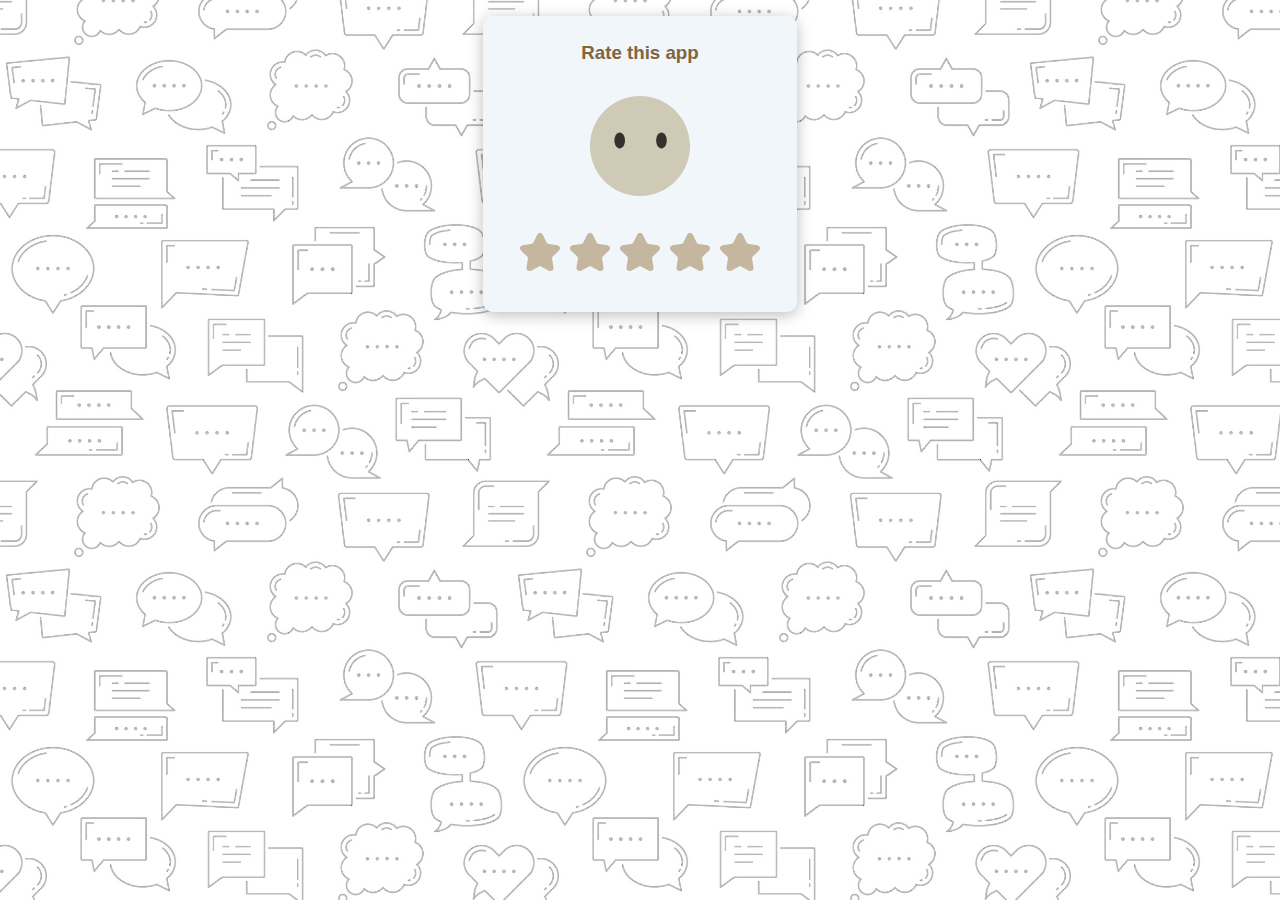
<file: ratingapp/index.html>
<!DOCTYPE html>
<html lang="en">
  <head>
    <meta charset="UTF-8" />
    <meta name="viewport" content="width=device-width, initial-scale=1.0" />
    <title>Document</title>
    <link
      rel="stylesheet"
      href="
    src/style.css"
    />
  </head>
  <body>
    <div class="container">
      <h3>Rate this app</h3>
      <!-- .emoji-container -->
      <div class="emoji-container">
        <div id="emojistack" class="rate0">
          <img src="src/r0.svg" alt="no rating" />
          <img src="src/r1.svg" alt="1" />
          <img src="src/r2.svg" alt="2" />
          <img src="src/r3.svg" alt="3" />
          <img src="src/r4.svg" alt="4" />
          <img src="src/r5.svg" alt="5" />
        </div>
      </div>
      <!-- end .emoji-container -->

      <!-- form -->
      <form action="submit">
        <input type="radio" name="rating" id="r5" />
        <label for="r5"><img class="r5" src="src/star.svg" alt="" /></label>

        <input type="radio" name="rating" id="r4" />
        <label for="r4"><img class="r4" src="src/star.svg" alt="" /></label>

        <input type="radio" name="rating" id="r3" />
        <label for="r3"><img class="r3" src="src/star.svg" alt="" /></label>

        <input type="radio" name="rating" id="r2" />
        <label for="r2"><img class="r2" src="src/star.svg" alt="" /></label>

        <input type="radio" name="rating" id="r1" />
        <label for="r1"><img class="r1" src="src/star.svg" alt="" /></label>
      </form>
      <!-- end form -->
    </div>
    <!-- end .container -->

    <script>
      //////////////////// COPILOT CODE
      document.querySelectorAll("label").forEach((element) => {
        element.addEventListener("click", function (e) {
          //   console.log(e.target.className);

          let emojiClass = "";

          switch (e.target.className) {
            case "r1":
              emojiClass = "rate1";
              break;
            case "r2":
              emojiClass = "rate2";
              break;
            case "r3":
              emojiClass = "rate3";
              break;
            case "r4":
              emojiClass = "rate4";
              break;
            case "r5":
              emojiClass = "rate5";
              break;
          }

          document.getElementById("emojistack").classList.value = emojiClass;
        });
      });

      //////////////////// MY CODE:

      //   var labelCollection = document.getElementsByTagName("label");

      //   var labelArray = Array.from(labelCollection);

      //   labelArray.forEach(function (element) {
      //     element.addEventListener("click", function (e) {
      //       // This targets img inside labels! See for yourself
      //       console.log(e.target.className);

      //       //   Assigning classes to adjust EMOJI
      //       if (e.target.className === "r1") {
      //         document.getElementById("emojistack").classList.value = "rate1";
      //       } else if (e.target.className === "r2") {
      //         document.getElementById("emojistack").classList.value = "rate2";
      //       } else if (e.target.className === "r3") {
      //         document.getElementById("emojistack").classList.value = "rate3";
      //       } else if (e.target.className === "r4") {
      //         document.getElementById("emojistack").classList.value = "rate4";
      //       } else if (e.target.className === "r5") {
      //         document.getElementById("emojistack").classList.value = "rate5";
      //       }
      //     });
      //   });
    </script>
  </body>
</html>
</file>
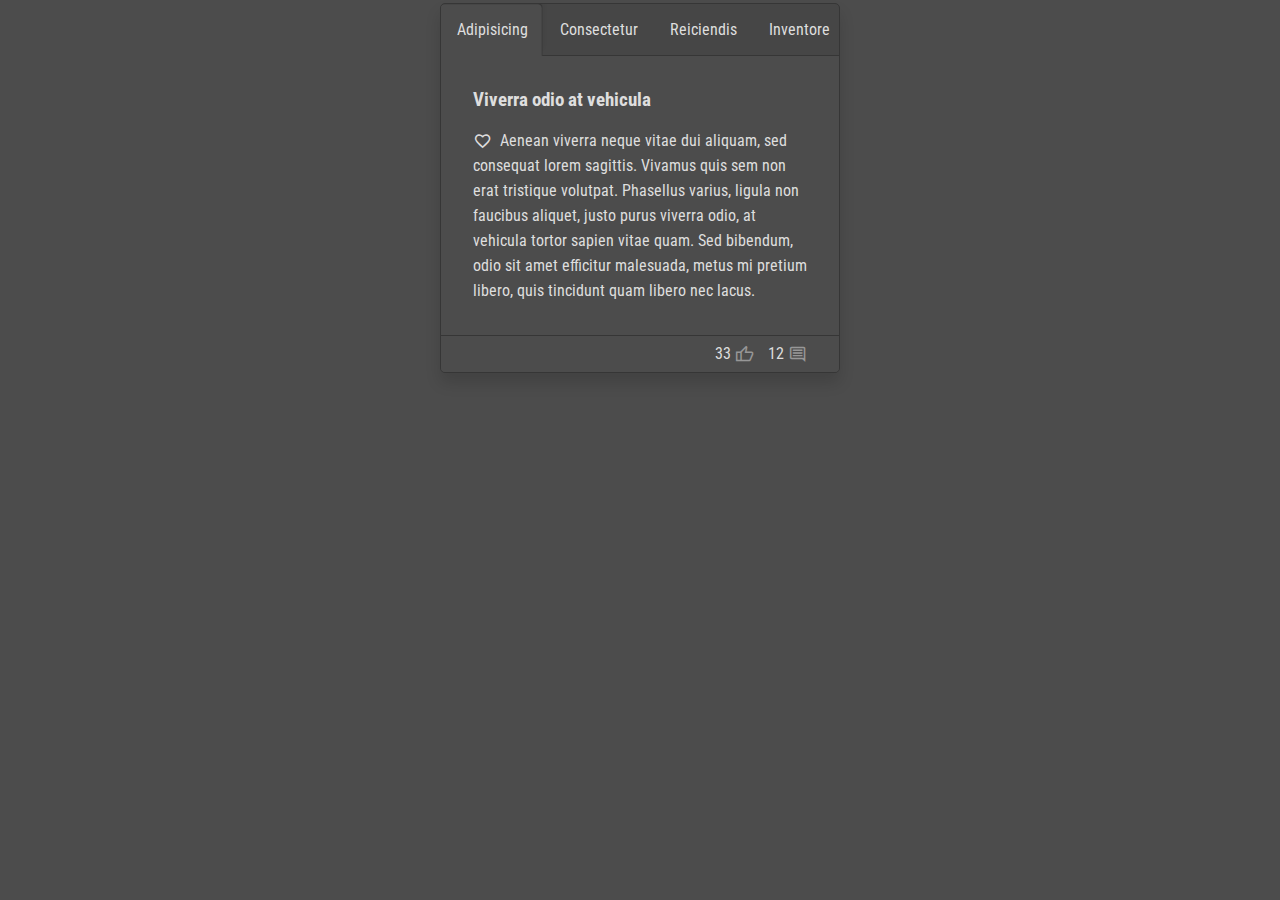
<file: tabbed-menu/index.html>
<!DOCTYPE html>
<html lang="en">
  <head>
    <meta charset="UTF-8" />
    <meta name="viewport" content="width=device-width, initial-scale=1.0" />
    <title>Document</title>
    <link
      rel="stylesheet"
      href="https://fonts.googleapis.com/css2?family=Material+Symbols+Outlined:opsz,wght,FILL,GRAD@20..48,100..700,0..1,-50..200"
    />
    <link
      href="https://fonts.googleapis.com/css2?family=Roboto+Condensed:ital,wght@0,100..900;1,100..900&display=swap"
      rel="stylesheet"
    />
    <link rel="stylesheet" href="style2.css" />
  </head>
  <body>
    <div class="container">
      <ul class="menu-wrapper">
        <li class="menu-item one active">Adipisicing</li>
        <li class="menu-item two">Consectetur</li>
        <li class="menu-item three">Reiciendis</li>
        <li class="menu-item four">Inventore</li>
        <!-- Sliding tab -->
        <div class="sliding-tab"></div>
      </ul>

      <div class="para p1 active">
        <h3>Viverra odio at vehicula</h3>
        <p>
          <span class="material-symbols-outlined"> favorite </span>Aenean
          viverra neque vitae dui aliquam, sed consequat lorem sagittis. Vivamus
          quis sem non erat tristique volutpat. Phasellus varius, ligula non
          faucibus aliquet, justo purus viverra odio, at vehicula tortor sapien
          vitae quam. Sed bibendum, odio sit amet efficitur malesuada, metus mi
          pretium libero, quis tincidunt quam libero nec lacus.
        </p>
      </div>
      <div class="para p2">
        <h3>Nam id libero sit amet nulla</h3>
        <p>
          <span class="material-symbols-outlined"> key </span> Nulla facilisi.
          Integer ultrices est nec nisi tempor, at vehicula lorem viverra.
          Vivamus at ullamcorper leo. Nam id libero sit amet nulla iaculis
          sollicitudin. Aliquam erat volutpat. Curabitur non enim non lorem
          facilisis fermentum. Cras ut mi turpis. Suspendisse ac mi ut erat
          ultricies ultrices a id libero.
        </p>
      </div>
      <div class="para p3">
        <h3>Quis velit venenatis finibus</h3>
        <p>
          <span class="material-symbols-outlined"> delete </span> Maecenas
          porttitor nisl euismod, dictum ipsum ut, venenatis eros. Aenean
          vehicula magna sed felis porttitor, ac elementum nunc interdum.
          Pellentesque viverra lacus sed turpis cursus, at commodo metus
          fermentum. Nam et arcu quis velit venenatis finibus sit amet nec
          turpis. Nunc et nisl convallis, faucibus mauris a, vehicula lacus.
        </p>
      </div>
      <div class="para p4">
        <h3>Duis vehicula libero sed</h3>
        <p>
          <span class="material-symbols-outlined"> box </span>
          Quisque at velit viverra, ornare nisi eu, tincidunt est. Praesent id
          urna non metus bibendum sagittis. Suspendisse venenatis ante id odio
          venenatis, nec scelerisque libero varius. Duis vehicula libero sed
          lorem accumsan, et pharetra risus lacinia. Proin sit amet sem
          consequat, dignissim metus eu, scelerisque augue.
        </p>
      </div>

      <div class="footer">
        <span class="material-symbols-outlined"> comment </span>
        <span>12</span>
        <span class="material-symbols-outlined"> thumb_up </span>
        <span>33</span>
      </div>
    </div>

    <script
      src="https://code.jquery.com/jquery-3.7.1.min.js"
      integrity="sha256-/JqT3SQfawRcv/BIHPThkBvs0OEvtFFmqPF/lYI/Cxo="
      crossorigin="anonymous"
    ></script>

    <script>
      $(document).ready(function () {
        // getting the active menu-item at first
        var activeMenuItem = $(".menu-wrapper .menu-item.active")[0];
        var activeContent = $(".para.active")[0];

        // click event listener for menu-item(s)
        $(".menu-wrapper .menu-item").click(function (e) {
          // getting the targeted element
          var targetElement = e.target;

          //   getting targeted elements last class to see if the clicked menu-item has .active in its classList
          var targetsLastClassName =
            targetElement.classList[targetElement.classList.length - 1];

          //   IF THE ITEM IS NOT .active .menu-item THEN
          if (targetsLastClassName !== "active") {
            // first remove .active from previous .menu-item.active
            activeMenuItem.classList.remove("active");
            // keep the most recent targeted menu-item in the specified variable for later events
            activeMenuItem = targetElement;
            // add .active to that recent targeted menu-item
            activeMenuItem.classList.add("active");

            // active the related content beneath the menu-wrapper
            switch (targetsLastClassName) {
              case "one":
                $(".para.active")[0].classList.remove("active");
                $(".para.p1")[0].classList.add("active");
                break;
              case "two":
                $(".para.active")[0].classList.remove("active");
                $(".para.p2")[0].classList.add("active");
                break;
              case "three":
                $(".para.active")[0].classList.remove("active");
                $(".para.p3")[0].classList.add("active");
                break;
              case "four":
                $(".para.active")[0].classList.remove("active");
                $(".para.p4")[0].classList.add("active");
                break;
            }
          }
        });
      });
    </script>
  </body>
</html>
</file>
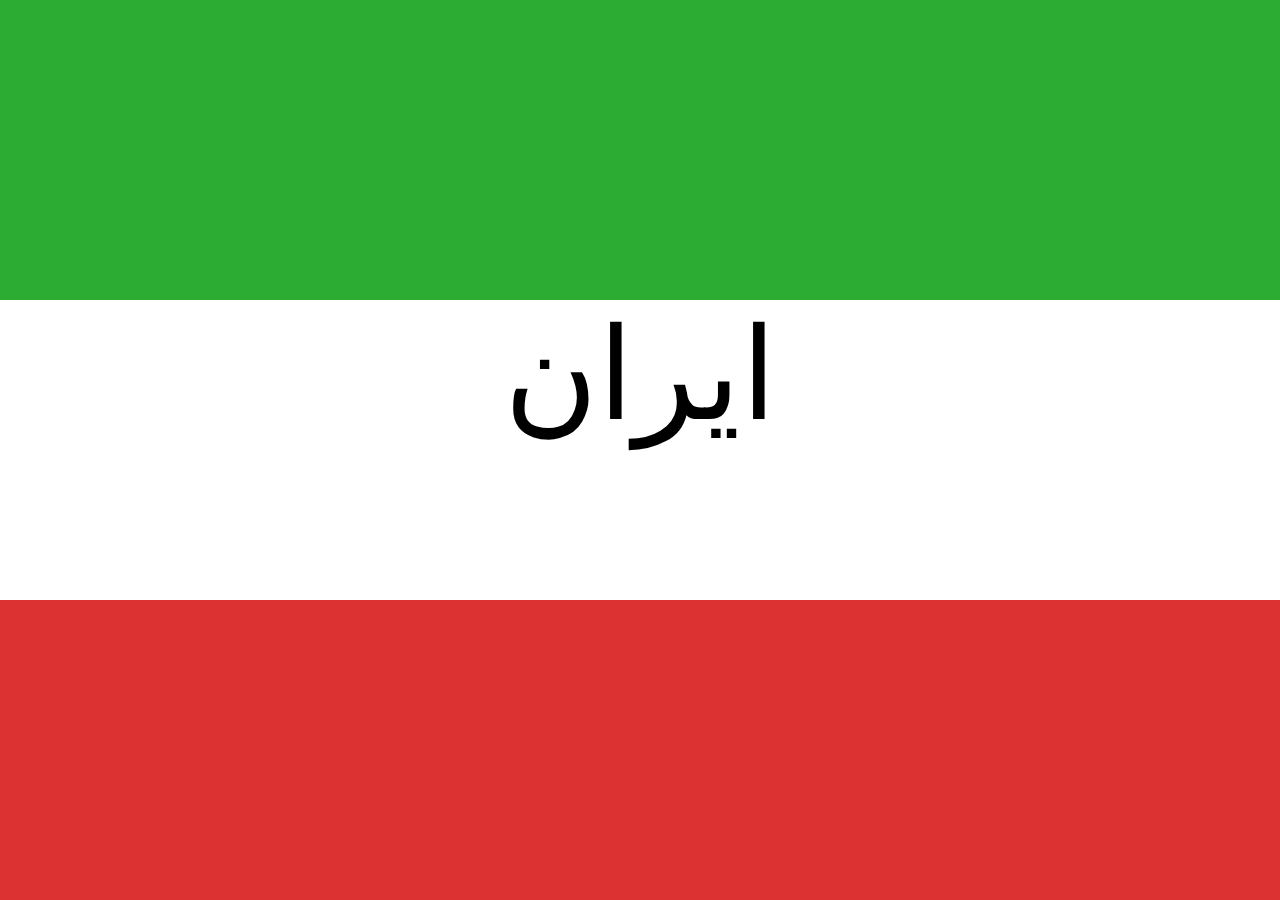
<file: flag.html>
<!DOCTYPE html>
<html lang="fa">
    <head>
        <title>Test</title>
        <style>
            *{margin: 0; padding: 0; font-family: 'Segoe UI', Tahoma, Geneva, Verdana, sans-serif;}
        #one{
            background-color: rgb(44, 172, 50);
            height: 33.3333vh;
        }
        #two{
            background-color: #fff;
            height: 33.3333vh;
        }
        #three{
            background-color: rgb(221, 50, 50);
            height: 33.3333vh;
        }
        p{
            font-size: 10vmax;
            text-align: center;
        }
        </style>
    </head>
    <body>
        <div id="one"></div>
        <div id="two"><p>ایران</p></div>
        <div id="three"></div>
    </body>
</html>
</file>
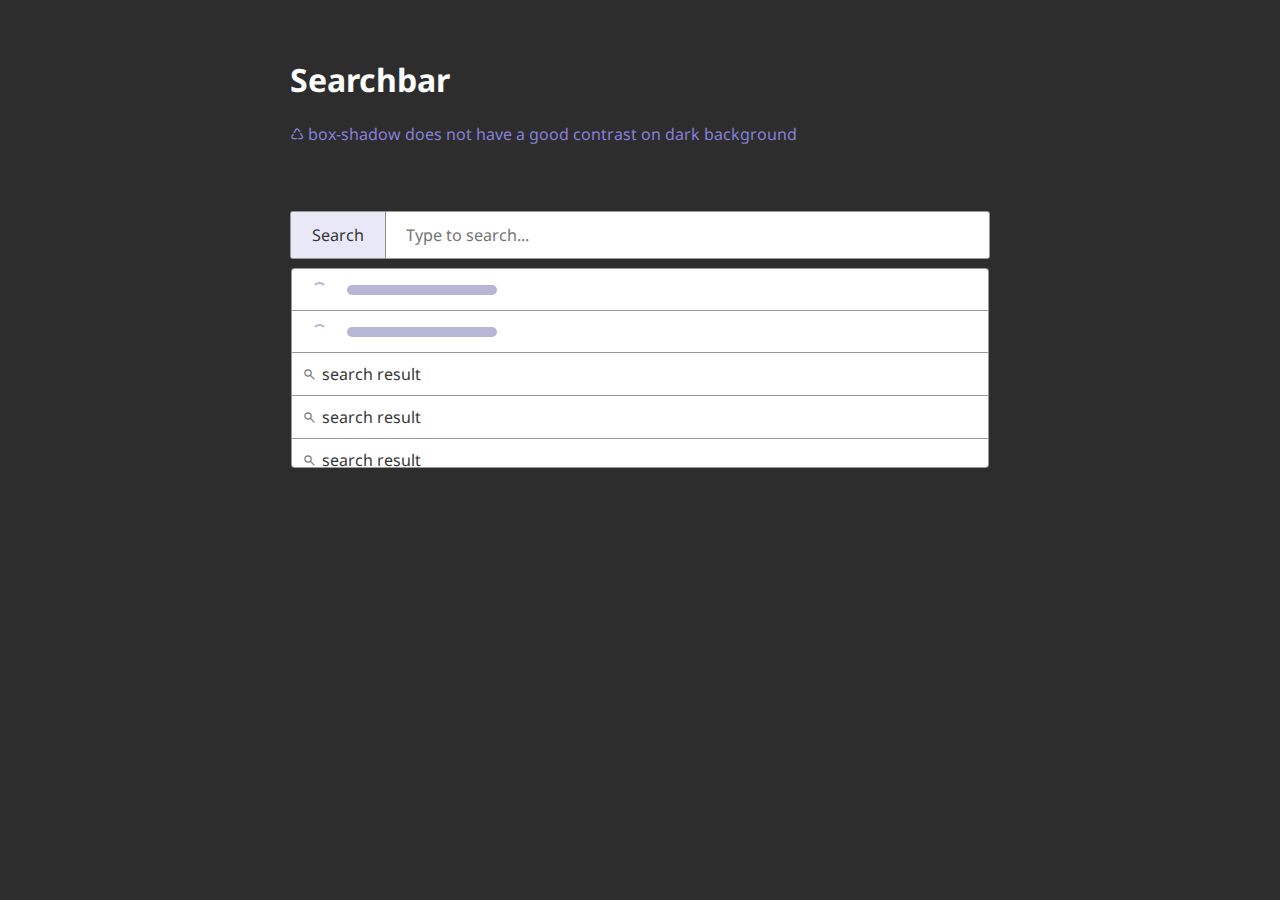
<file: searchbar.html>
<!DOCTYPE html>
<html lang="en">
  <head>
    <meta charset="UTF-8" />
    <meta name="viewport" content="width=device-width, initial-scale=1.0" />
    <title>Document</title>
    <link
      rel="stylesheet"
      href="https://fonts.googleapis.com/css2?family=Material+Symbols+Outlined:opsz,wght,FILL,GRAD@24,400,0,0"
    />
    <link rel="preconnect" href="https://fonts.googleapis.com" />
    <link rel="preconnect" href="https://fonts.gstatic.com" crossorigin />
    <link
      href="https://fonts.googleapis.com/css2?family=Noto+Sans:ital,wght@0,100..900;1,100..900&display=swap"
      rel="stylesheet"
    />
<style>
      * {
        margin: 0;
        padding: 0;
        box-sizing: border-box;
        font-family: "Noto Sans", sans-serif; 
        transition: all 0.2s;
      }

      html,
      body {
        min-height: 100%;
      }

      body {
        padding: 1em 0;
      }

      /* **************************** */
      /* darkmode test */
      body.darkmode {
        background-color: #2d2d2d;
        color: #fff;
      }
      /* **************************** */

      .container {
        padding: 10px;
        width: 100%;
        max-width: 720px;
        margin: 2em auto;
      }

      /* ****************************** */
      .searchbar-wrapper {
        position: relative;
        background-color: #fff;
        min-width: 300px;
        width: 100%;
        height: 3em;
        display: flex;
        border-radius: 3px;
        align-items: stretch;
        border: 1px solid #0006;
        box-shadow: 0 0 0px 0px #7c76ea77;
        transition: all 0.1s;
      }
      .searchbar-wrapper,
      .searchbar-wrapper > * {
        cursor: pointer;
      }
      .searchbar-wrapper:has(input:focus) {
        box-shadow: 0 0 0px 5px #a8a4f49f;
      }
      /* ******************************** */
      .searchbar-wrapper .search-button {
        min-width: 95px;
        border-radius: 3px 0 0 3px;
        border: none;
        transition: all 0.2s;
        font-size: 1.01em;
        background-color: #e9e8f6;
        color: #373737;
        display: block;
        margin: 0;
        border-right: 1px solid #0006;
        /* padding-left: 10px; */
      }
      .searchbar-wrapper .search-button:hover {
        background-color: #dad8f2;
      }
      .searchbar-wrapper .search-button:focus {
        outline: none;
        box-shadow: inset 0 0 0 3px #3d35e333;
      }

      /* ******************************** */

      .searchbar-wrapper input {
        border: none;
        padding: 0 10px 0 20px;
        flex-grow: 1;
        flex-shrink: 1;
        font-size: 1.01em;
        color: #373737;
        display: block;
      }

      .searchbar-wrapper input:focus {
        outline: none;
        cursor: auto !important;
      }
      .searchbar-wrapper input:-webkit-autofill {
        -webkit-box-shadow: 0 0 0px 100px white inset !important;
        -webkit-text-fill-color: inherit !important;
        background-color: white !important;
      }

      /* ******************************** */

      .searchbar-wrapper .clear-icon {
        display: block;
        border-radius: 0 3px 3px 0;
        all: unset;
        min-width: 3em;
        display: flex;
        justify-content: center;
        align-items: center;

        background-color: #fff;
        color: #373737;
        transform: translateX(-2px);
      }
      .searchbar-wrapper .clear-icon span {
        opacity: 0;
        pointer-events: none;
        margin-right: 10px;
        padding: 5px;
        border-radius: 4px;
      }
      .searchbar-wrapper .clear-icon.active span {
        opacity: 1;
        pointer-events: all;
      }
      .searchbar-wrapper .clear-icon.active:focus span {
        box-shadow: inset 0 0 0 3px #3d35e333;
      }
      /* ******************************** */
      .searchbar-wrapper .search-guesses {
        overflow: hidden;
        overflow-y: scroll;
        max-height: 200px;
        width: 100%;
        position: absolute;
        z-index: 1;
        background-color: #fff;
        top: calc(100% + 10px);
        border-radius: 3px;
        border: 1px solid #999;
        color: #373737;
        /* display: none; */
      }

      .searchbar-wrapper .search-guesses li {
        list-style: none;
        padding: 10px;
        display: flex;
        align-items: center;
      }
      .searchbar-wrapper .search-guesses li:not(:last-child) {
        border-bottom: 1px solid #999;
      }
      .searchbar-wrapper .search-guesses li a {
        all: unset;
      }
      .searchbar-wrapper .search-guesses li a:focus {
        text-decoration: underline;
      }
      .searchbar-wrapper .search-guesses li span {
        color: #797979;
        font-size: 15px;
        padding-right: 5px;
        vertical-align: middle;
      }

      /* *************************************** */
      .searchbar-wrapper .search-guesses li span.pending{
        display: block;
        width: 15px;
        height: 15px;
        border-radius: 50%;
        border: 2px solid transparent;
        border-top: 2px solid #b8b6d6 ;
        margin: 3px 10px;
        animation: pending-icon 1s ease-out infinite;
      }

      .searchbar-wrapper .search-guesses li div.pending{
        height: 10px;
        width:150px ;
        background-color: #b8b6d6;
        border-radius: 10px;
        margin-left: 10px;
        animation: pending-content 1s ease-out infinite;
      }

      @keyframes pending-content {
        0%{opacity: 1;}
        50%{opacity: .3;}
        100%{opacity: 1;}
        
      }

      .searchbar-wrapper .search-guesses li:hover span.pending{
        background-color: #ebebeb;
        box-shadow: 0 0 0 4px #ebebeb;
      }
      .searchbar-wrapper .search-guesses li:hover div.pending{
        box-shadow: 0 0 0 4px #ebebeb;
      }

      @keyframes pending-icon {
        0%{transform: rotate(0deg);}
        100%{transform: rotate(360deg);}
        
      }
      /* *************************************** */
      .searchbar-wrapper .search-guesses {
        scrollbar-width: thin;
        scrollbar-color: #c7c5e2 transparent;
      }
      .searchbar-wrapper .search-guesses::-webkit-scrollbar {
        width: 8px;
      }

      .searchbar-wrapper .search-guesses::-webkit-scrollbar-track {
        background-color: transparent;
      }

      .searchbar-wrapper .search-guesses::-webkit-scrollbar-button {
        height: 10px;
      }

      .searchbar-wrapper .search-guesses::-webkit-scrollbar-thumb {
        background: #c7c5e2;
        border-radius: 10px;
      }

      .searchbar-wrapper .search-guesses::-webkit-scrollbar-thumb:hover {
        background: #b8b6d6;
      }
    </style>
  </head>
  <body class="darkmode">
    <div class="container">
      <h1>Searchbar</h1>
      <br />
      <p style="color: #867fd8">
        &#9850; box-shadow does not have a good contrast on dark background
      </p>
      <br /><br /><br />

      <!-- Searchbar -->
      <div class="searchbar-wrapper">
        <button class="search-button">Search</button>
        <input
          type="text"
          name=""
          id="searchbar"
          placeholder="Type to search..."
        />
        <button class="clear-icon" title="Clear Input">
          <span class="material-symbols-outlined"> close </span>
        </button>
        <div class="search-guesses">
          <ul>
            <li>
              <span class="pending"></span><div class="pending"></div>
            </li>
            <li>
              <span class="pending"></span><div class="pending"></div>
            </li>
            <li>
              <span class="material-symbols-outlined"> search </span
              ><a href="#">search result</a>
            </li>
            <li>
              <span class="material-symbols-outlined"> search </span
              ><a href="#">search result</a>
            </li>
            <li>
              <span class="material-symbols-outlined"> search </span
              ><a href="#">search result</a>
            </li>
            <li>
              <span class="material-symbols-outlined"> search </span
              ><a href="#">search result</a>
            </li>
            <li>
              <span class="material-symbols-outlined"> search </span
              ><a href="#">search result</a>
            </li>
            <li>
              <span class="material-symbols-outlined"> search </span
              ><a href="#">search result</a>
            </li>
            <li>
              <span class="material-symbols-outlined"> search </span
              ><a href="#">search result</a>
            </li>
          </ul>
        </div>
      </div>
      <!-- end searchbar -->
    </div>
    <script>
      var clearIcon = document.querySelector(".clear-icon");
      var searchbar = document.getElementById("searchbar");

      searchbar.addEventListener("input", function () {
        clearIcon.classList.add("active");
      });

      // Function for event listening
      function clearIconEvents(e) {
        if ((e.type === "keydown" && e.key === "enter") || e.type === "click") {
          // NOTE: keydown related only for keyboard events, mouse events use different objects like e.button
          // console.log(
          //   e.type +
          //     ": " +
          //     e.key +
          //     ", " +
          //     e.button +
          //     " #zero means left mouse button"
          // );
          searchbar.value = "";
          searchbar.focus();
          clearIcon.classList.remove("active");
        }
      }
      // calling of the event listener function
      clearIcon.addEventListener("keydown", clearIconEvents);
      clearIcon.addEventListener("click", clearIconEvents);
    </script>
  </body>
</html>
</file>
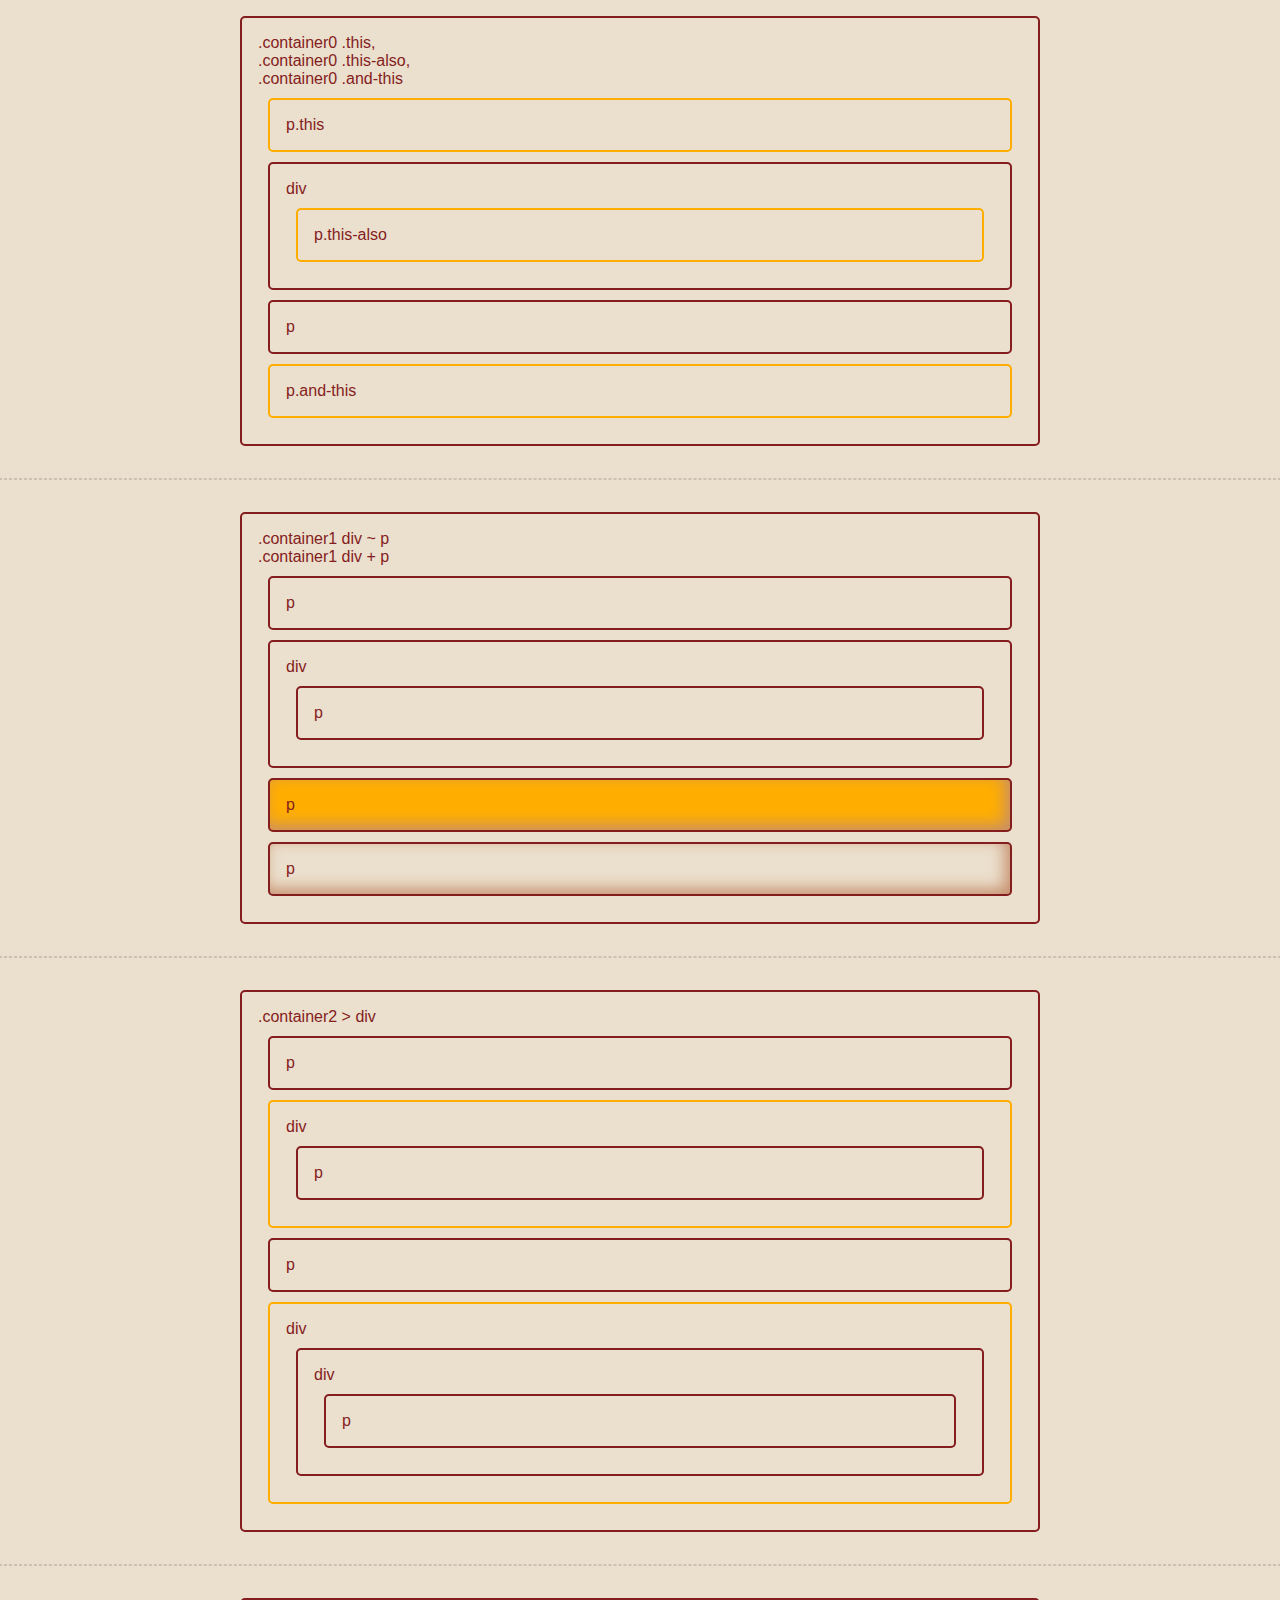
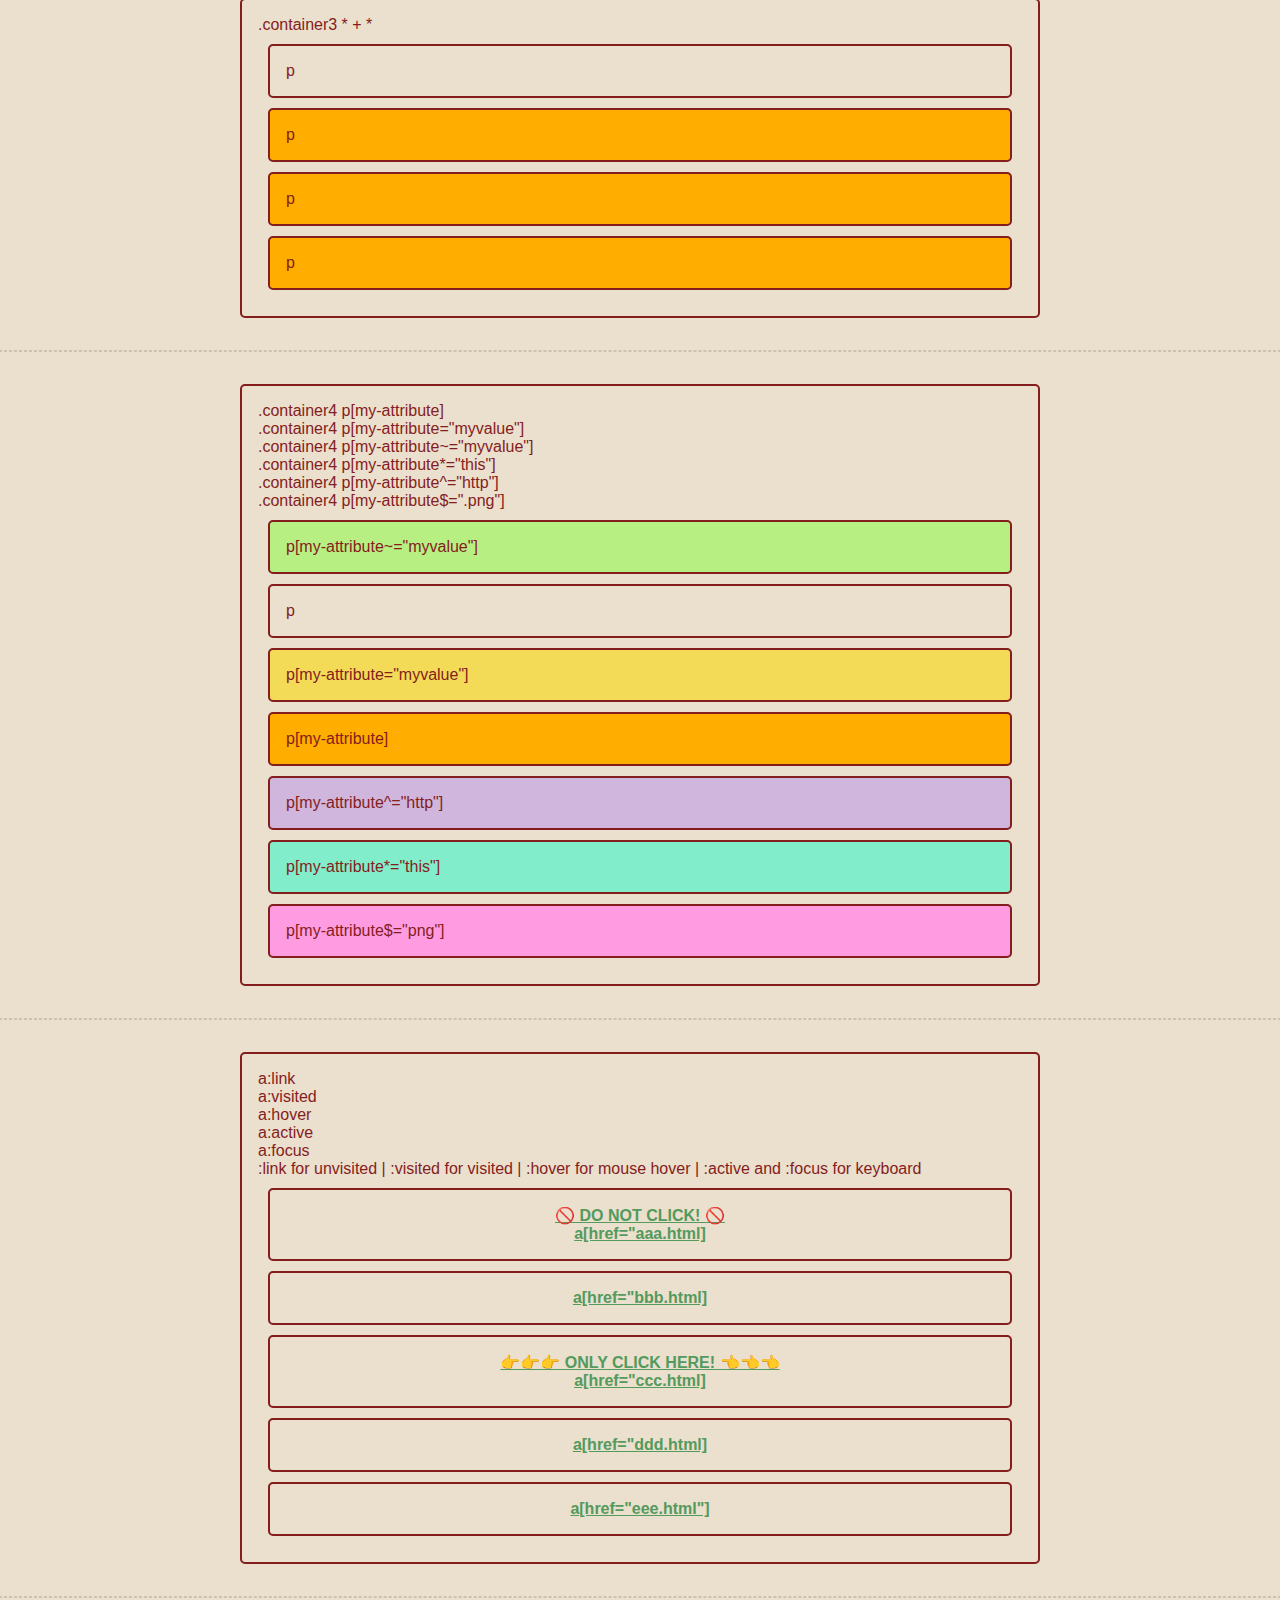
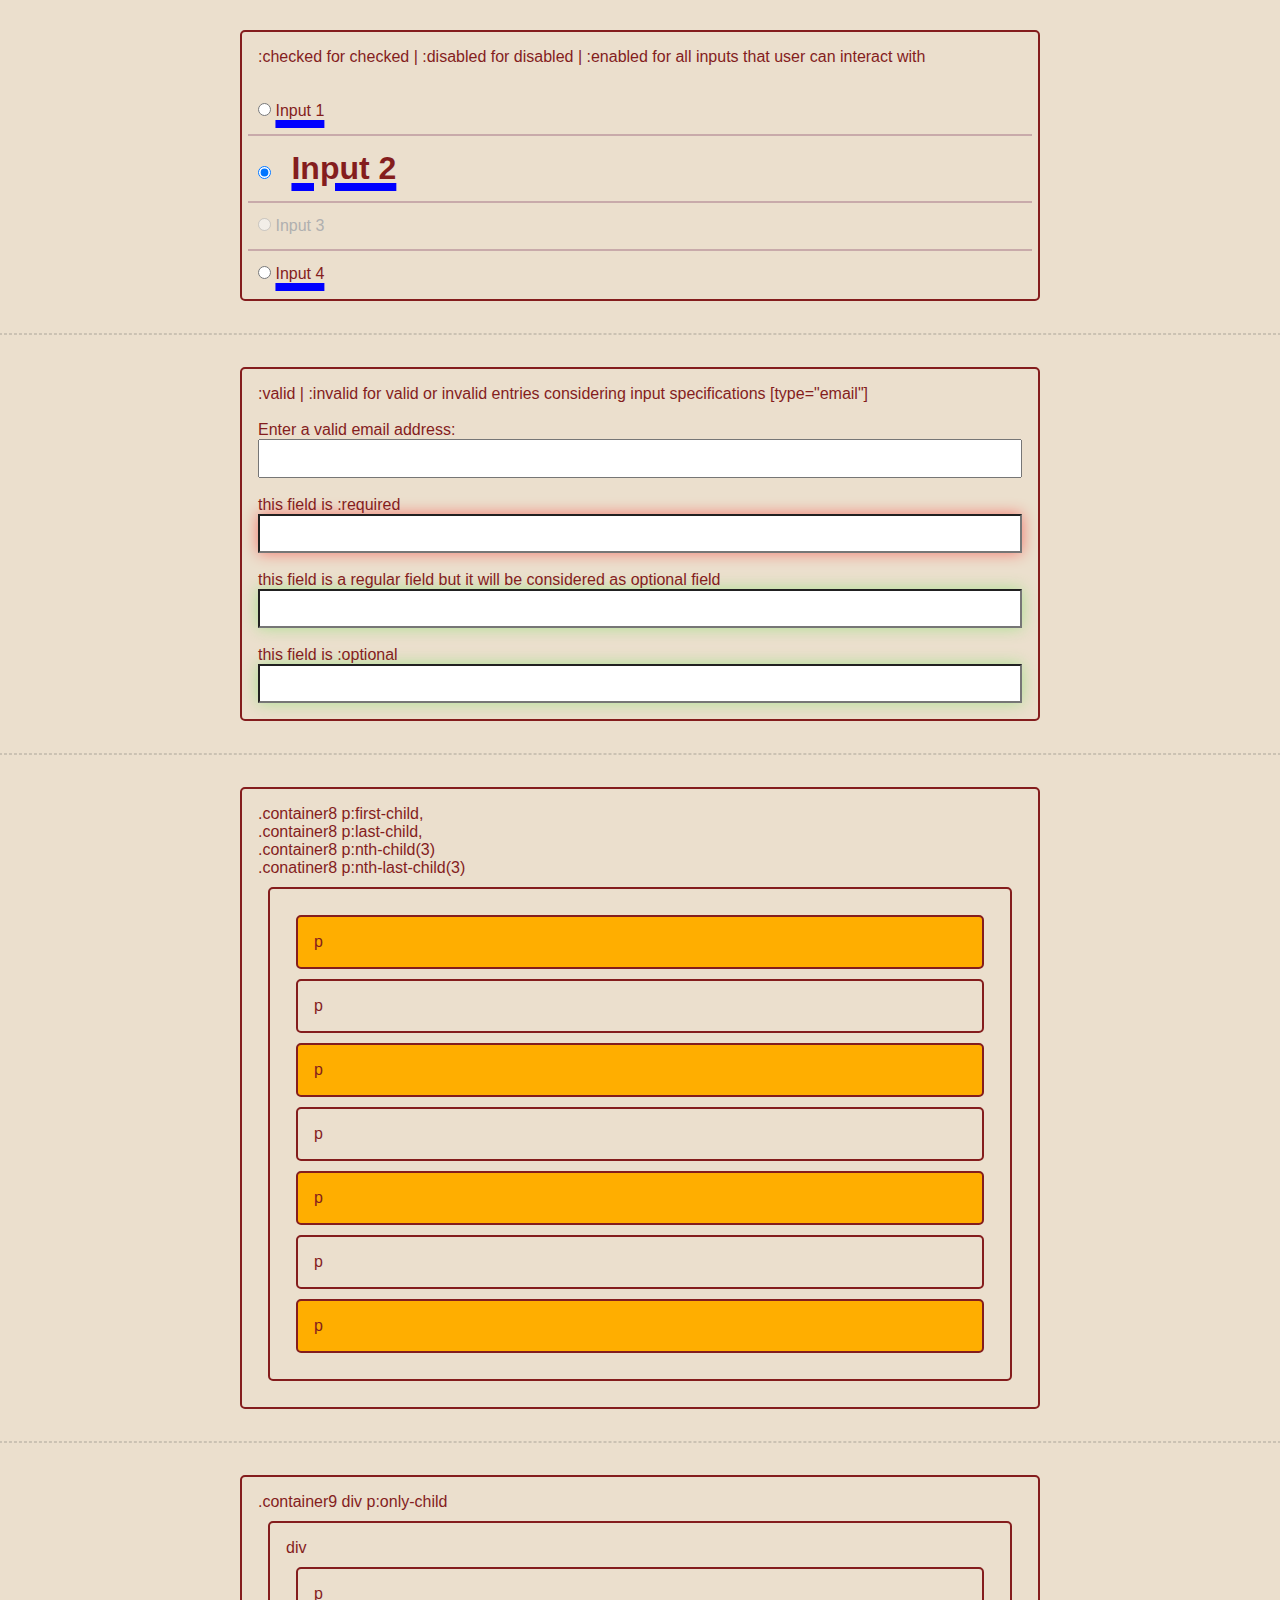
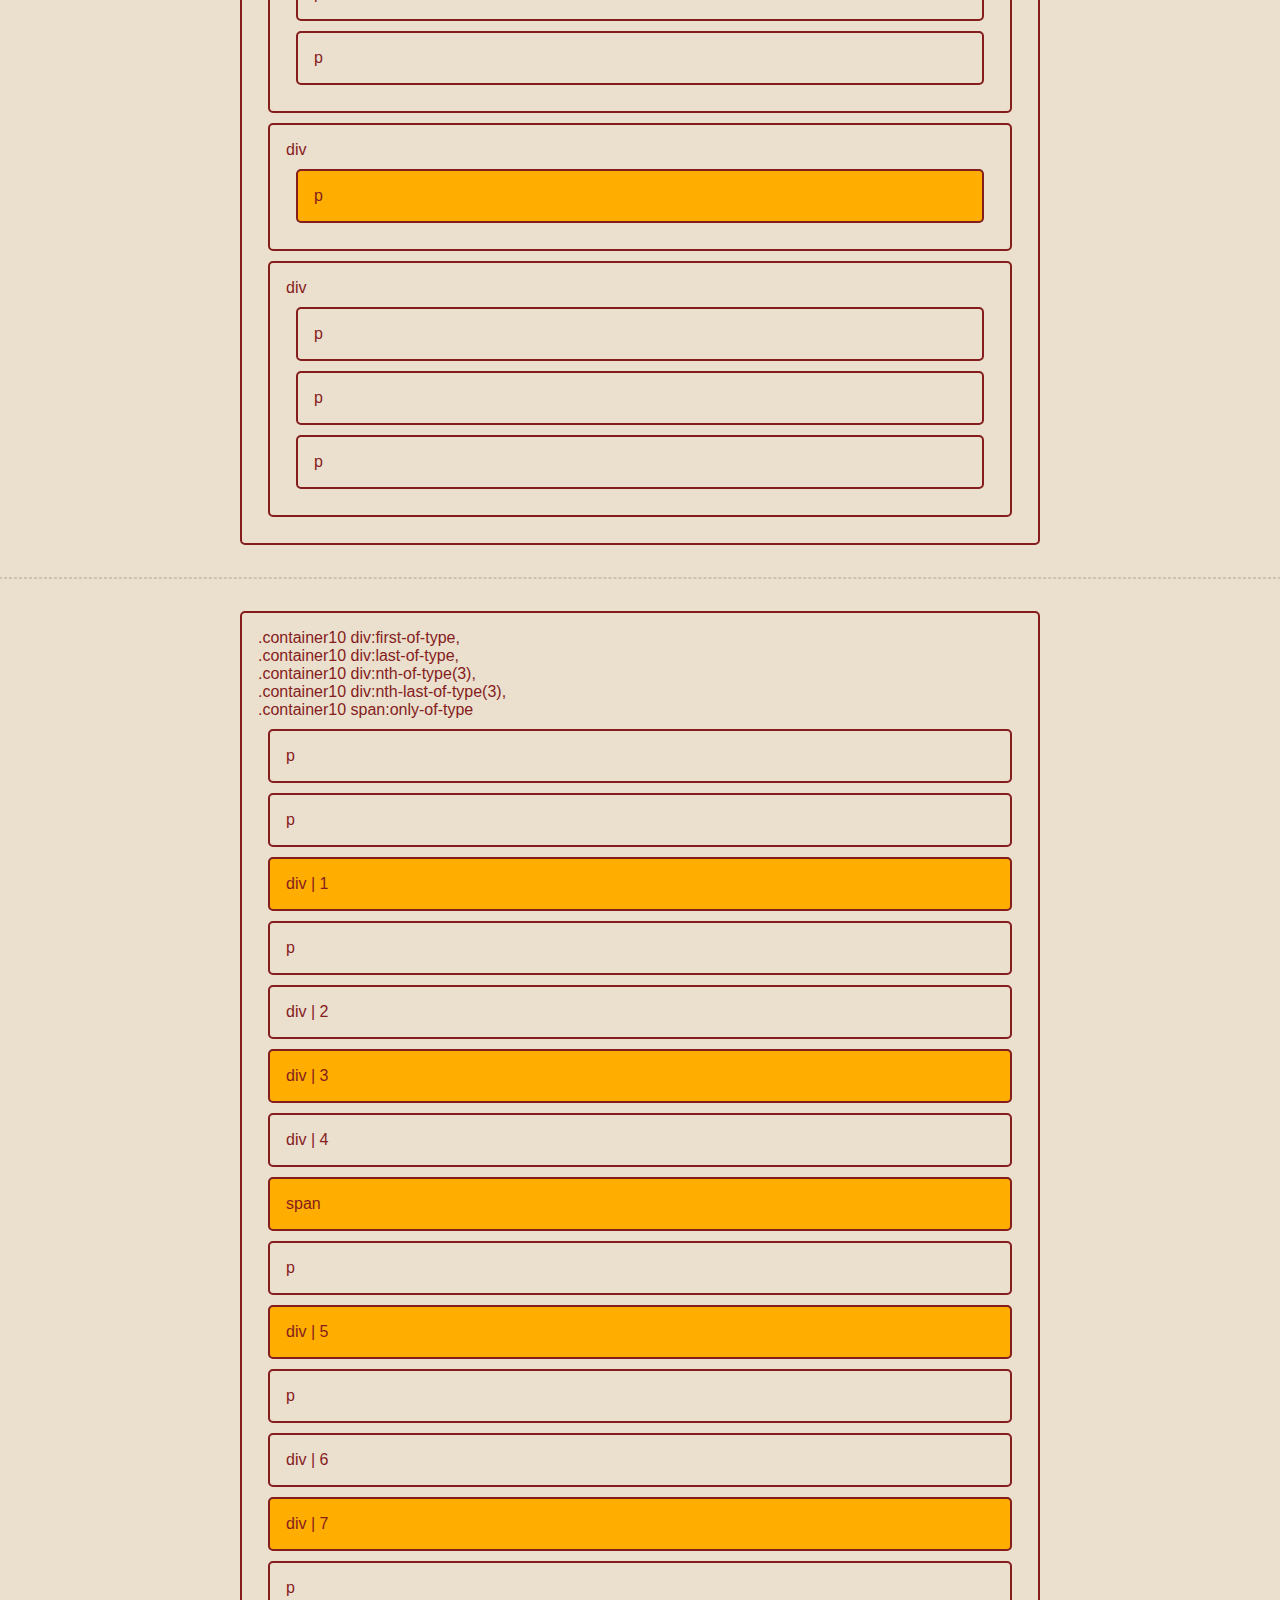
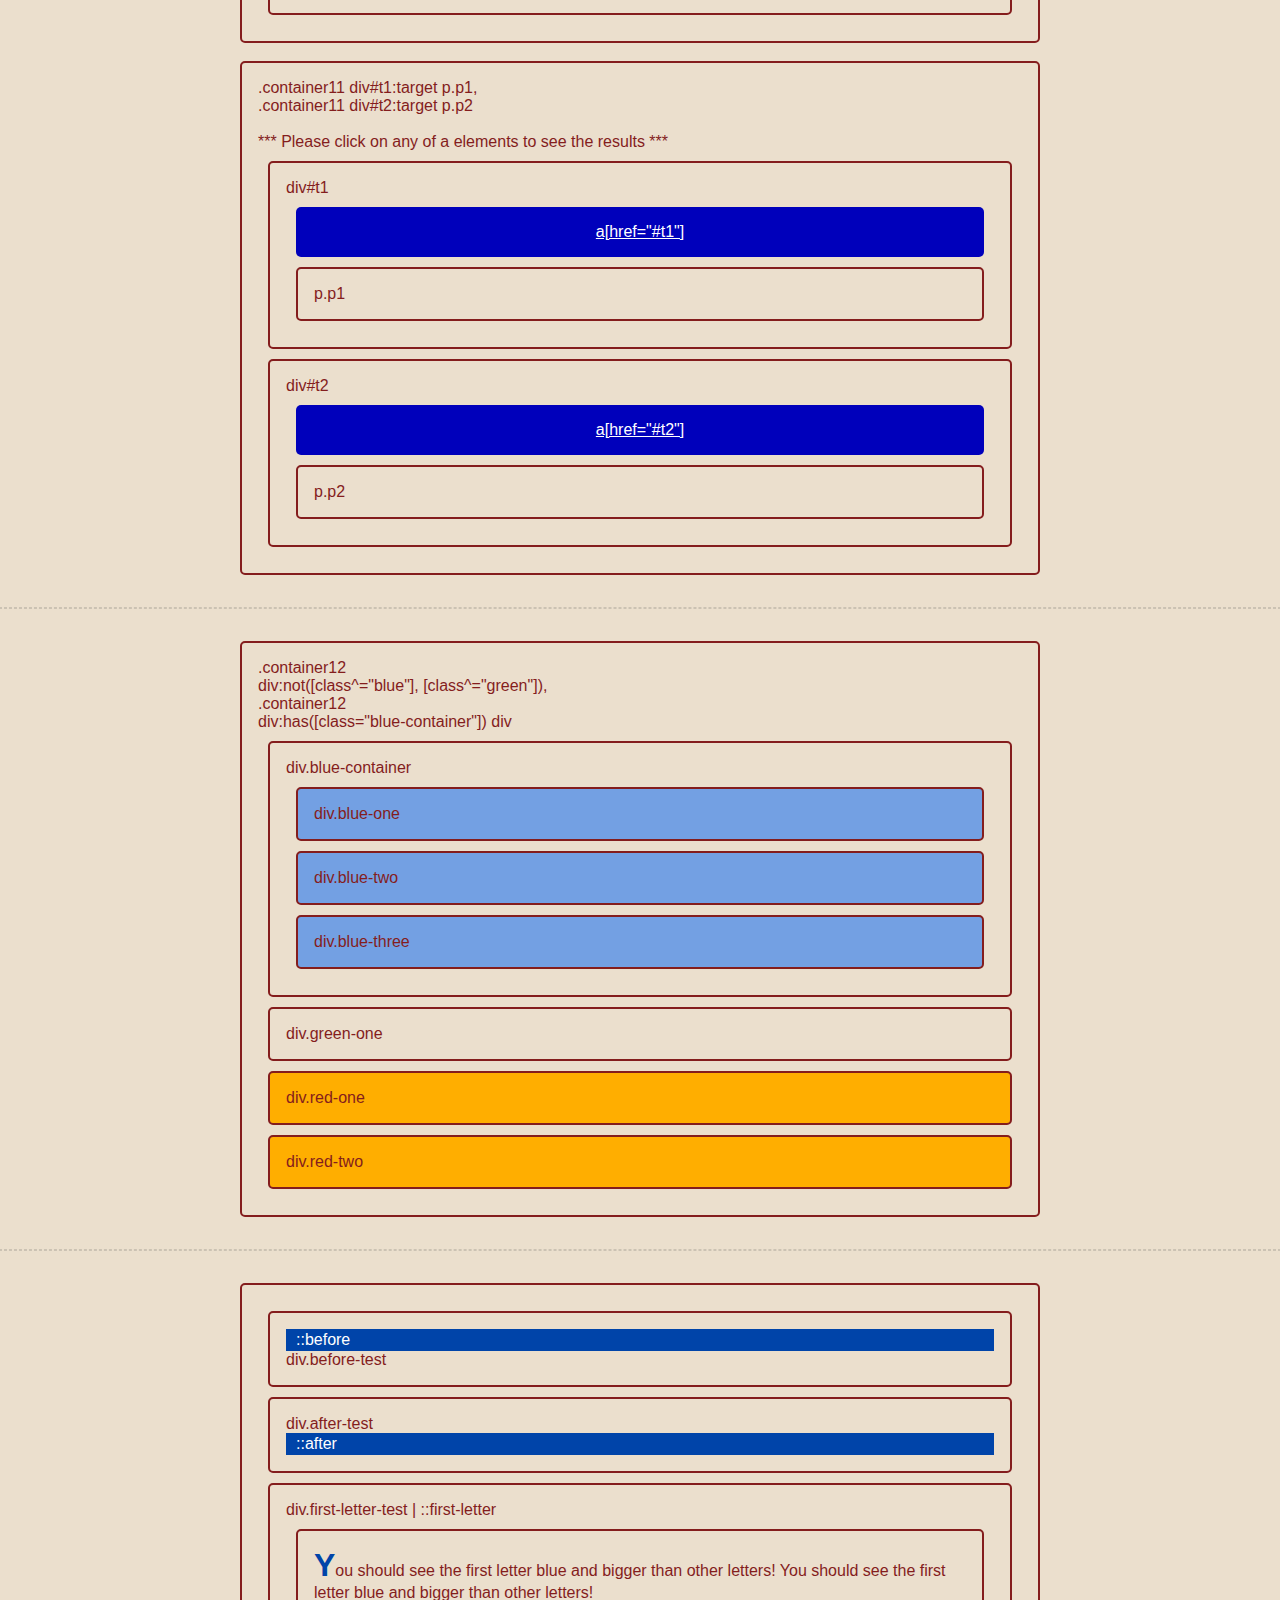
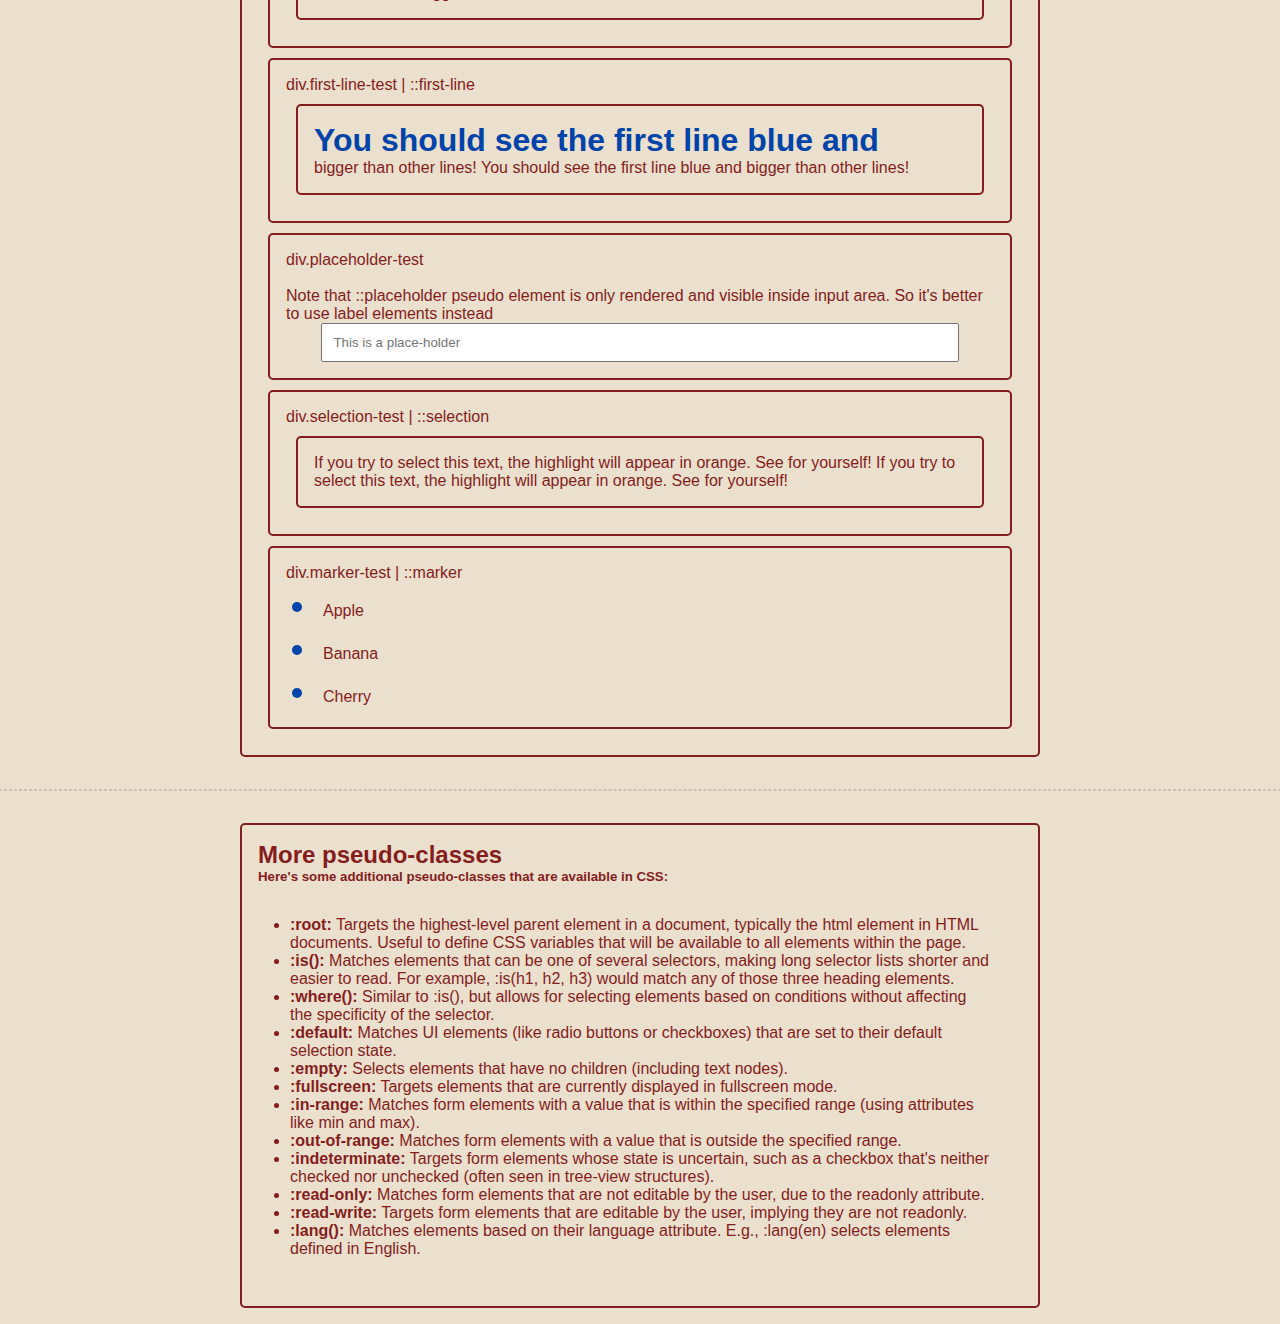
<file: selectors.html>
<!DOCTYPE html>
<html lang="en">
  <head>
    <meta charset="UTF-8" />
    <meta name="viewport" content="width=device-width, initial-scale=1.0" />
    <title>Document</title>
    <style>
      * {
        margin: 0;
        padding: 0;
        box-sizing: border-box;
        font-family: "Segoe UI", Tahoma, Geneva, Verdana, sans-serif;
        color: #841d1d;
      }

      body,
      html {
        min-height: 100%;
        
      }
      body{
        background-color: #ebdfcd;
        padding: 1em;
      }

      hr {
        margin: 2em -2em;
        border: 1px dashed #cbc2b3;
      }

      div,
      p,
      a {
        display: block;
        border: 2px solid #841d1d;
        border-radius: 5px;
        padding: 1em;
        margin: 10px;
      }

      a {
        text-align: center;
        color: #841d1d;
      }

      .container {
        min-width: 300px;
        max-width: 800px;
        margin: auto;
      }

      /******************/
      /* container0 */

      .container0 .this,
      .container0 .this-also,
      .container0 .and-this {
        border: 2px solid #ffae00;
      }
      /******************/
      /* container1 */

      .container1 div ~ p {
        box-shadow: inset -5px -5px 15px #c68e6b;
      }

      .container1 div + p {
        background-color: #ffae00;
      }
      /******************/
      /* container2 */

      .container2 > div {
        border: 2px solid #ffae00;
      }

      /******************/
      /* container3 */
      /* NOTE: this used to add spacings to all elements of a list except for the first element */
      .container3 * + * {
        background-color: #ffae00;
      }

      /******************/
      /* container4 */
      .container4 p[my-attribute] {
        background-color: #ffae00;
      }
      .container4 p[my-attribute~="myvalue"] {
        background-color: #b8ef83;
      }
      .container4 p[my-attribute="myvalue"] {
        background-color: #f3db58;
      }
      .container4 p[my-attribute*="this"] {
        background-color: #82edcb;
      }
      .container4 p[my-attribute^="http"] {
        background-color: #d0b5dc;
      }
      .container4 p[my-attribute$=".png"] {
        background-color: #ff9ce1;
      }

      /******************/
      /* container5 */
      .container5 a {
        font-weight: 600;
        transition: all 0.3s ease-out;
      }
      /*  */
      .container5 a:link {
        color: #539a5d;
      }
      .container5 a:visited {
        color: #5d83bd;
      }
      .container5 a:hover {
        color: #0044a9;
      }
      .container5 a:active {
        color: #560cce;
      }
      .container5 a:focus {
        color: #d30f98;
      }

      /******************/
      /* container6 */

      .container6 hr {
        margin: 14px -10px;
        border-color: #c8aaaa;
        border-style: solid;
      }
      .container6 input {
        display: inline-block;
      }
      .container6 label {
        transition: all 0.3s ease-out;
      }
      .container6 input,
      .container6 label {
        cursor: pointer;
      }

      .container6 input[type="radio"]:checked + label {
        font-weight: bold;
        font-size: 2em;
        margin-left: 0.5em;
      }
      .container6 input:enabled + label {
        text-decoration: 8px underline #00f;
      }
      .container6 input:disabled,
      .container6 input:disabled + label {
        color: #b0b0b0;
        cursor: not-allowed;
      }

      /******************/
      /* container7 */
      .container7 input {
        display: block;
        width: 100%;
        padding: 10px;
        transition: all 0.3s;
      }

      .container7 input[type="email"]:valid {
        color: #00b;
        text-decoration: underline;
      }
      .container7 input[type="email"]:invalid {
        font-size: 2em;
        color: red;
      }

      .container7 input[type="text"]:required {
        box-shadow: 0 0 15px #f007;
      }
      .container7 input[type="text"]:optional {
        box-shadow: 0 0 15px rgba(98, 227, 79, 0.467);
      }

      /******************/
      /* container8 */

      .container8 p:first-child,
      .container8 p:last-child,
      .container8 p:nth-child(3),
      .container8 p:nth-last-child(3) {
        background-color: #ffae00;
      }

      /******************/
      /* container9 */

      .container9 div p:only-child {
        background-color: #ffae00;
      }

      /******************/
      /* container10 */

      .container10 span.only-of-type {
        display: block;
        border-radius: 5px;
        border: 2px solid #841d1d;
        padding: 1em;
        margin: 0 10px;
      }

      .container10 div:first-of-type,
      .container10 div:last-of-type,
      .container10 div:nth-of-type(3),
      .container10 div:nth-last-of-type(3),
      .container10 span:only-of-type {
        background-color: #ffae00;
      }

      /******************/
      /* container11 */
      .container11 a {
        border: none;
        background-color: #00b;
        color: #fff;
      }
      .container11 a:hover {
        background-color: rgb(42, 42, 210);
      }
      .container11 p {
        transition: all 0.3s ease-out;
      }
      .container11 div#t1:target p.p1,
      .container11 div#t2:target p.p2 {
        font-size: 2em;
        color: #00b;
        background-color: #ffae00;
      }

      /******************/
      /* container12 */
      .container12 div:not([class^="blue"], [class^="green"]) {
        background-color: #ffae00;
      }
      .container12 div:has([class="blue-one"]) div {
        background-color: #73a0e3;
      }

      /******************/
      /* container13 */

      .container13 input[type="text"] {
        display: block;
        width: 90%;
        padding: 10px;
        margin: auto;
      }

      .container13 ul {
        padding: 0 2em;
      }

      .container13 li {
        padding: 5px;
      }

      /******************/
      /* container14 */
      .container13 .before-test,
      .container13 .after-test,
      .container13 .placeholder-test input {
        position: relative;
      }

      .container13 div.before-test::before {
        content: "::before";
        display: block;
        color: #fff;
        background-color: #0044a9;
        padding: 2px 10px;
      }
      .container13 div.after-test::after {
        content: "::after";
        display: block;
        color: #fff;
        background-color: #0044a9;
        padding: 2px 10px;
      }
      .container13 div.first-letter-test p::first-letter {
        color: #0044a9;
        font-weight: bold;
        font-size: 2em;
      }
      .container13 div.first-line-test p::first-line {
        color: #0044a9;
        font-weight: bold;
        font-size: 2em;
      }
      /*  */
      .container13 div.placeholder-test input {
        overflow: visible;
      }
      .container13 div.placeholder-test input::placeholder {
        display: block;
        width: fit-content;
        z-index: 2;
        transition: all 0.3s;
      }
      .container13 div.placeholder-test:hover input::placeholder {
        transform: translate(-10px, -20px);
        color: #560cce;
        font-size: 2em;
      }
      /*  */
      .container13 div.selection-test p::selection {
        background-color: #ffae00;
        color: #00b;
        text-decoration: 1px underline wavy #fff200;
      }
      .container13 div.marker-test ul li::marker {
        color: #0044a9;
        font-size: 2em;
      }
    </style>
  </head>
  <body>
    <!------------------------------------->
    <!------- Selector combinators -------->
    <!------------------------------------->

    <!-- comma combinator -->
    <div class="container container0">
      .container0 .this, <br />
      .container0 .this-also, <br />
      .container0 .and-this
      <p class="this">p.this</p>
      <div>
        div
        <p class="this-also">p.this-also</p>
      </div>
      <p>p</p>
      <p class="and-this">p.and-this</p>
    </div>

    <hr />
    <!------------>
    <!-- general sibling and adjacent combinators -->
    <div class="container container1">
      .container1 div ~ p <br />
      .container1 div + p
      <p>p</p>
      <div>
        div
        <p>p</p>
      </div>
      <p>p</p>
      <p>p</p>
    </div>

    <hr />
    <!------------>
    <!-- direct child combinator -->
    <div class="container container2">
      .container2 > div
      <p>p</p>
      <div>
        div
        <p>p</p>
      </div>
      <p>p</p>
      <div>
        div
        <div>
          div
          <p>p</p>
        </div>
      </div>
    </div>

    <hr />
    <!------------>
    <!-- lobotomized owl selector -->
    <div class="container container3">
      .container3 * + *
      <p>p</p>
      <p>p</p>
      <p>p</p>
      <p>p</p>
    </div>

    <hr />
    <!------------>
    <!-- selector of attribute, attribute and value, attribute and one of the values, attribute and starting of the value, attribute and end of the value  -->
    <div class="container container4">
      .container4 p[my-attribute] <br />
      .container4 p[my-attribute="myvalue"] <br />
      .container4 p[my-attribute~="myvalue"] <br />
      .container4 p[my-attribute*="this"] <br />
      .container4 p[my-attribute^="http"] <br />
      .container4 p[my-attribute$=".png"]

      <!-- the attribute contains the value along other values -->
      <p my-attribute="anyvalue othervalue myvalue">
        p[my-attribute~="myvalue"]
      </p>
      <p>p</p>
      <!-- the attribute has the exact value -->
      <p my-attribute="myvalue">p[my-attribute="myvalue"]</p>
      <!-- the item has the attribute -->
      <p my-attribute="othervalue">p[my-attribute]</p>
      <!-- the attribute has the css query in its value's starting -->
      <p my-attribute="http://wikipedia.org">p[my-attribute^="http"]</p>
      <!-- the attribute has the css query inside its value -->
      <p my-attribute="also-this-value">p[my-attribute*="this"]</p>
      <!-- the attribute has the css query in its value's end -->
      <p my-attribute="../src/image.png">p[my-attribute$="png"]</p>
    </div>

    <hr />

    <!------------------------------------->
    <!---------- Pseudo classes ----------->
    <!------------------------------------->

    <!------------>
    <!-- :link, :visited, :hover, active, :focus -->
    <div class="container container5">
      a:link <br />
      a:visited <br />
      a:hover <br />
      a:active <br />
      a:focus <br />
      :link for unvisited | :visited for visited | :hover for mouse hover |
      :active and :focus for keyboard
      <a href="src/aaa.html">
        🚫 DO NOT CLICK! 🚫<br />
        a[href="aaa.html]
      </a>
      <a href="src/bbb.html">a[href="bbb.html]</a>
      <a href="src/ccc.html">
        👉👉👉 ONLY CLICK HERE! 👈👈👈<br />
        a[href="ccc.html]
      </a>
      <a href="src/ddd.html">a[href="ddd.html]</a>
      <a href="src/eee.html">a[href="eee.html"]</a>
    </div>

    <hr />

    <!------------>
    <!-- :checked, :disabled, :enabled pseudo selector for forms -->
    <div class="container container6">
      :checked for checked | :disabled for disabled | :enabled for all inputs
      that user can interact with <br /><br /><br />

      <input id="one" type="radio" name="form1" value="one" />
      <label for="one">Input 1</label> <br />
      <hr />
      <input id="two" type="radio" name="form1" value="two" / checked>
      <label for="two">Input 2</label> <br />
      <hr />
      <input id="three" type="radio" name="form1" value="three" disabled />
      <label for="three">Input 3</label> <br />
      <hr />
      <input id="four" type="radio" name="form1" value="four" />
      <label for="four">Input 4</label>
    </div>

    <hr />

    <!------------>
    <!-- :valid, :invalid, :optional pseudo selectors -->
    <div class="container container7">
      :valid | :invalid for valid or invalid entries considering input
      specifications [type="email"] <br /><br />
      Enter a valid email address:
      <input type="email" name="" id="" />
      <br />
      this field is :required
      <input type="text" name="" id="" required />
      <br />
      <!-- NOTE: Wether you put optional or not it will be considered as an optional field -->
      this field is a regular field but it will be considered as optional field
      <input type="text" name="" id="" />
      <br />
      this field is :optional
      <input type="text" name="" id="" optional />
    </div>

    <hr />

    <!------------>
    <!-- :first-child, last-child, nth-child() -->
    <!-- NOTE: The :first-child and :last-child selectors apply only if the element is the very first or last child of its container. those will not work otherwise -->
    <div class="container">
      <span>
        .container8 p:first-child, <br />
        .container8 p:last-child, <br />
        .container8 p:nth-child(3) <br />
        .conatiner8 p:nth-last-child(3)
      </span>
      <div class="container8">
        <p>p</p>
        <p>p</p>
        <p>p</p>
        <p>p</p>
        <p>p</p>
        <p>p</p>
        <p>p</p>
      </div>
    </div>

    <hr />

    <!------------>
    <!-- :only-child -->
    <!-- selects the element that is the only child of its container -->
    <div class="container container9">
      .container9 div p:only-child
      <div>
        div
        <p>p</p>
        <p>p</p>
      </div>

      <div>
        div
        <p>p</p>
      </div>

      <div>
        div
        <p>p</p>
        <p>p</p>
        <p>p</p>
      </div>
    </div>

    <hr />

    <!------------>
    <!-- :first-of-type, :last-of-type, :nth-of-type -->
    <div class="container container10">
      .container10 div:first-of-type, <br />
      .container10 div:last-of-type, <br />
      .container10 div:nth-of-type(3), <br />
      .container10 div:nth-last-of-type(3), <br />
      .container10 span:only-of-type

      <p>p</p>
      <p>p</p>
      <div>div | 1</div>
      <p>p</p>
      <div>div | 2</div>
      <div>div | 3</div>
      <div>div | 4</div>
      <span class="only-of-type">span</span>
      <p>p</p>
      <div>div | 5</div>
      <p>p</p>
      <div>div | 6</div>
      <div>div | 7</div>
      <p>p</p>
    </div>

    <br />

    <!------------>
    <!-- :target -->
    <!-- This targets the container when an anchor link with an href attribute pointing to the container's ID is clicked -->
    <!-- NOTE: We will only see the results if there are two or more of these elements on the page -->
    <!-- NOTE: The browser will apply the visited (:target) rules to the most recently targeted element -->

    <div class="container container11">
      .container11 div#t1:target p.p1, <br />
      .container11 div#t2:target p.p2 <br />
      <br />
      *** Please click on any of a elements to see the results ***
      <div id="t1">
        div#t1
        <a href="#t1">a[href="#t1"]</a>
        <p class="p1">p.p1</p>
      </div>

      <div id="t2">
        div#t2
        <a href="#t2">a[href="#t2"]</a>
        <p class="p2">p.p2</p>
      </div>
    </div>

    <hr />

    <!------------>
    <!-- :not(), :has() -->
    <!-- :not() targets elements that do not match a specified selector -->
    <!-- :has() targets elements that match a specified selector -->
    <!-- NOTE: :has works only if the element contains the item with the specified class inside it, not if the element itself has the class -->
    <div class="container container12">
      .container12 <br />
      div:not([class^="blue"], [class^="green"]), <br />
      .container12 <br />
      div:has([class="blue-container"]) div
      <div class="blue-container">
        div.blue-container
        <div class="blue-one">div.blue-one</div>
        <div class="blue-two">div.blue-two</div>
        <div class="blue-three">div.blue-three</div>
      </div>
      <div class="green-one">div.green-one</div>
      <div class="red-one">div.red-one</div>
      <div class="red-two">div.red-two</div>
    </div>

    <hr />
    <!------------------------------------->
    <!---------- Pseudo Elements ---------->
    <!------------------------------------->

    <!------------>
    <!-- ::after, ::before, ::first-letter, ::first-line, ::place-holder, ::selection, ::marker -->
    <div class="container container13">
      <div class="before-test">div.before-test</div>

      <div class="after-test">div.after-test</div>

      <div class="first-letter-test">
        div.first-letter-test | ::first-letter
        <p>
          You should see the first letter blue and bigger than other letters!
          You should see the first letter blue and bigger than other letters!
        </p>
      </div>

      <div class="first-line-test">
        div.first-line-test | ::first-line
        <p>
          You should see the first line blue and bigger than other lines! You
          should see the first line blue and bigger than other lines!
        </p>
      </div>

      <div class="placeholder-test">
        div.placeholder-test <br />
        <br />
        Note that ::placeholder pseudo element is only rendered and visible
        inside input area. So it's better to use label elements instead
        <input type="text" placeholder="This is a place-holder" />
      </div>

      <div class="selection-test">
        div.selection-test | ::selection
        <p>
          If you try to select this text, the highlight will appear in orange.
          See for yourself! If you try to select this text, the highlight will
          appear in orange. See for yourself!
        </p>
      </div>

      <div class="marker-test">
        div.marker-test | ::marker
        <ul>
          <li>Apple</li>
          <li>Banana</li>
          <li>Cherry</li>
        </ul>
      </div>
    </div>

    <hr />

    <div class="container" style="padding: 1em">
      <h2>More pseudo-classes</h2>
      <h5>Here's some additional pseudo-classes that are available in CSS:</h5>

      <ul style="padding: 2em">
        <li>
          <strong>:root:</strong> Targets the highest-level parent element in a
          document, typically the <code>html</code> element in HTML documents.
          Useful to define CSS variables that will be available to all elements
          within the page.
        </li>
        <li>
          <strong>:is():</strong> Matches elements that can be one of several
          selectors, making long selector lists shorter and easier to read. For
          example, <code>:is(h1, h2, h3)</code> would match any of those three
          heading elements.
        </li>
        <li>
          <strong>:where():</strong> Similar to <code>:is()</code>, but allows
          for selecting elements based on conditions without affecting the
          specificity of the selector.
        </li>
        <li>
          <strong>:default:</strong> Matches UI elements (like radio buttons or
          checkboxes) that are set to their default selection state.
        </li>
        <li>
          <strong>:empty:</strong> Selects elements that have no children
          (including text nodes).
        </li>
        <li>
          <strong>:fullscreen:</strong> Targets elements that are currently
          displayed in fullscreen mode.
        </li>
        <li>
          <strong>:in-range:</strong> Matches form elements with a value that is
          within the specified range (using attributes like <code>min</code> and
          <code>max</code>).
        </li>
        <li>
          <strong>:out-of-range:</strong> Matches form elements with a value
          that is outside the specified range.
        </li>
        <li>
          <strong>:indeterminate:</strong> Targets form elements whose state is
          uncertain, such as a checkbox that's neither checked nor unchecked
          (often seen in tree-view structures).
        </li>
        <li>
          <strong>:read-only:</strong> Matches form elements that are not
          editable by the user, due to the <code>readonly</code> attribute.
        </li>
        <li>
          <strong>:read-write:</strong> Targets form elements that are editable
          by the user, implying they are not <code>readonly</code>.
        </li>
        <li>
          <strong>:lang():</strong> Matches elements based on their language
          attribute. E.g., <code>:lang(en)</code> selects elements defined in
          English.
        </li>
      </ul>
    </div>
  </body>
</html>
</file>
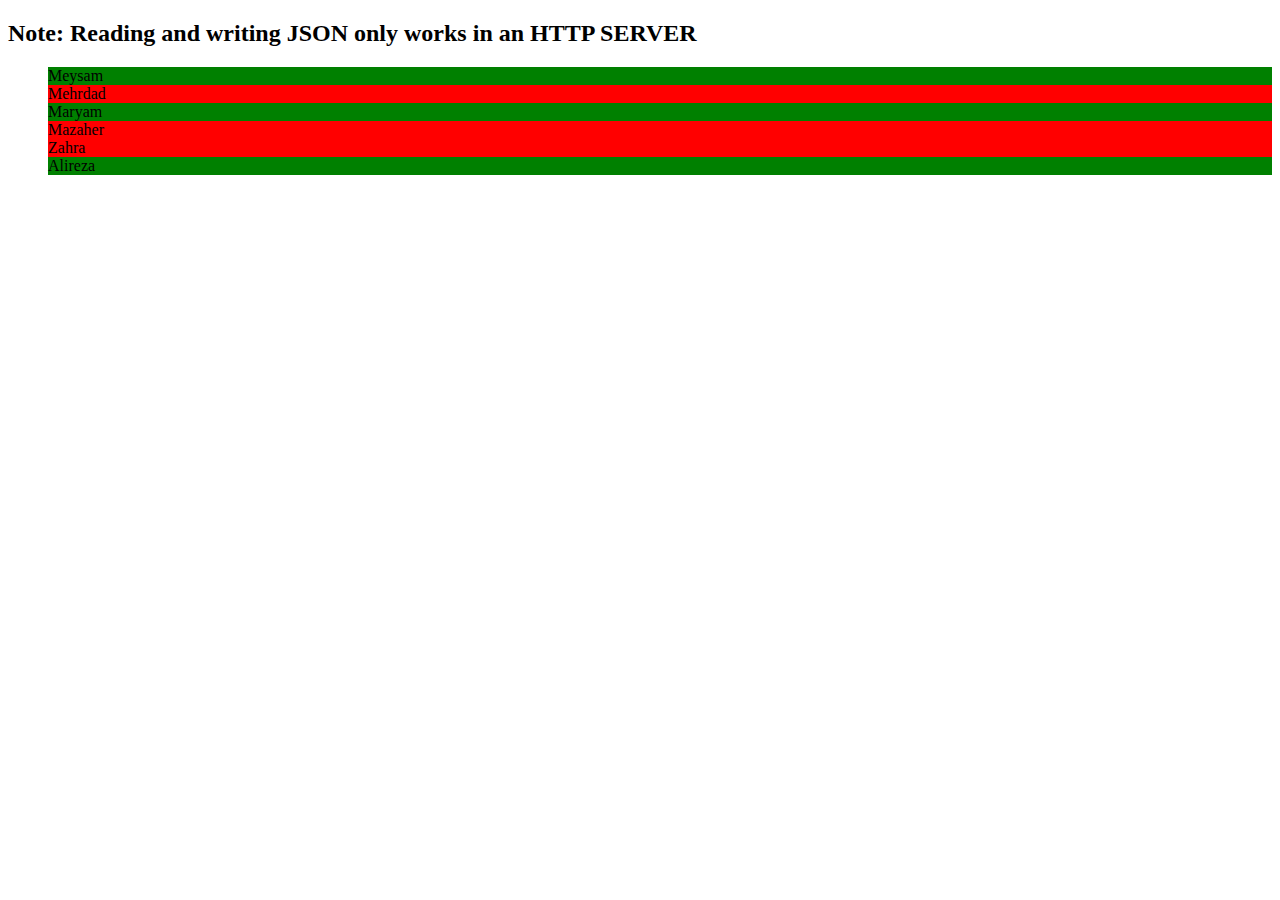
<file: Test2.html>
<!DOCTYPE html>
<html>
    <head>
        <title>Test</title>
        <meta charset="utf-8">
        <style>
            .in { display: block; background-color: green;}
            .out { display: block; background-color: red;}
        </style>
    </head>
    <body>
        <h2>Note: Reading and writing JSON only works in an HTTP SERVER</h2>
        <div id="ajax"></div>
        <script>
            const xhr = new XMLHttpRequest();
            xhr.onreadystatechange = function () {
                let statusHTML;
                if (xhr.readyState === 4){
                    let familly = JSON.parse(xhr.responseText); //reads and stores all data in variable 'familly'
                    statusHTML = '<ul class="familly-status">';
                    for (let i = 0; i < familly.length; i++) {
                        if (familly[i].inhome === true) {
                            statusHTML += '<li class="in">';
                        } else if (familly[i].inhome === false) {
                            statusHTML += '<li class="out">';
                        }
                        statusHTML += familly[i].name;
                        statusHTML += '</li>';
                    }
                    statusHTML += '</ul>';
                } else alert("Hey man! sorry. I couldn't connect to data.json, so you know");
                document.getElementById('ajax').innerHTML = statusHTML;
            };
            xhr.open('GET', 'data.json');
            xhr.send();
        </script>
    </body>
</html>
</file>
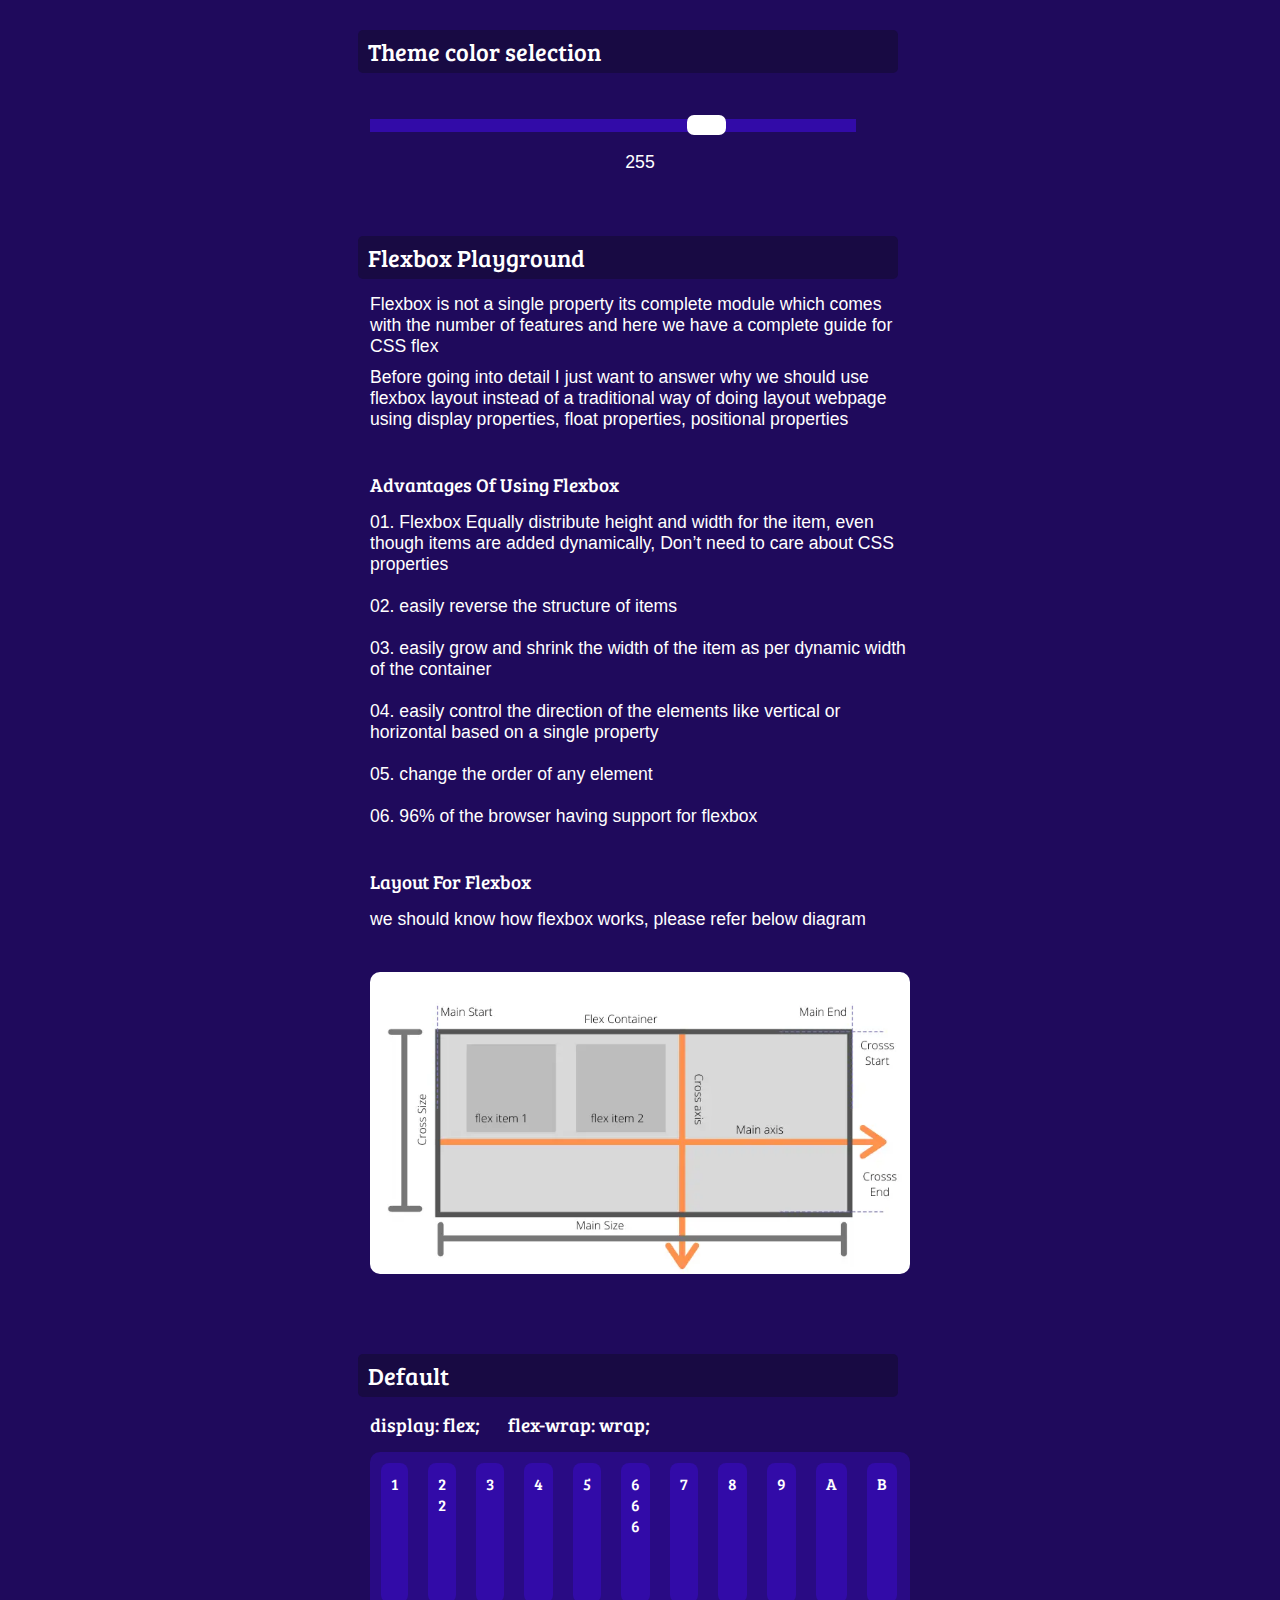
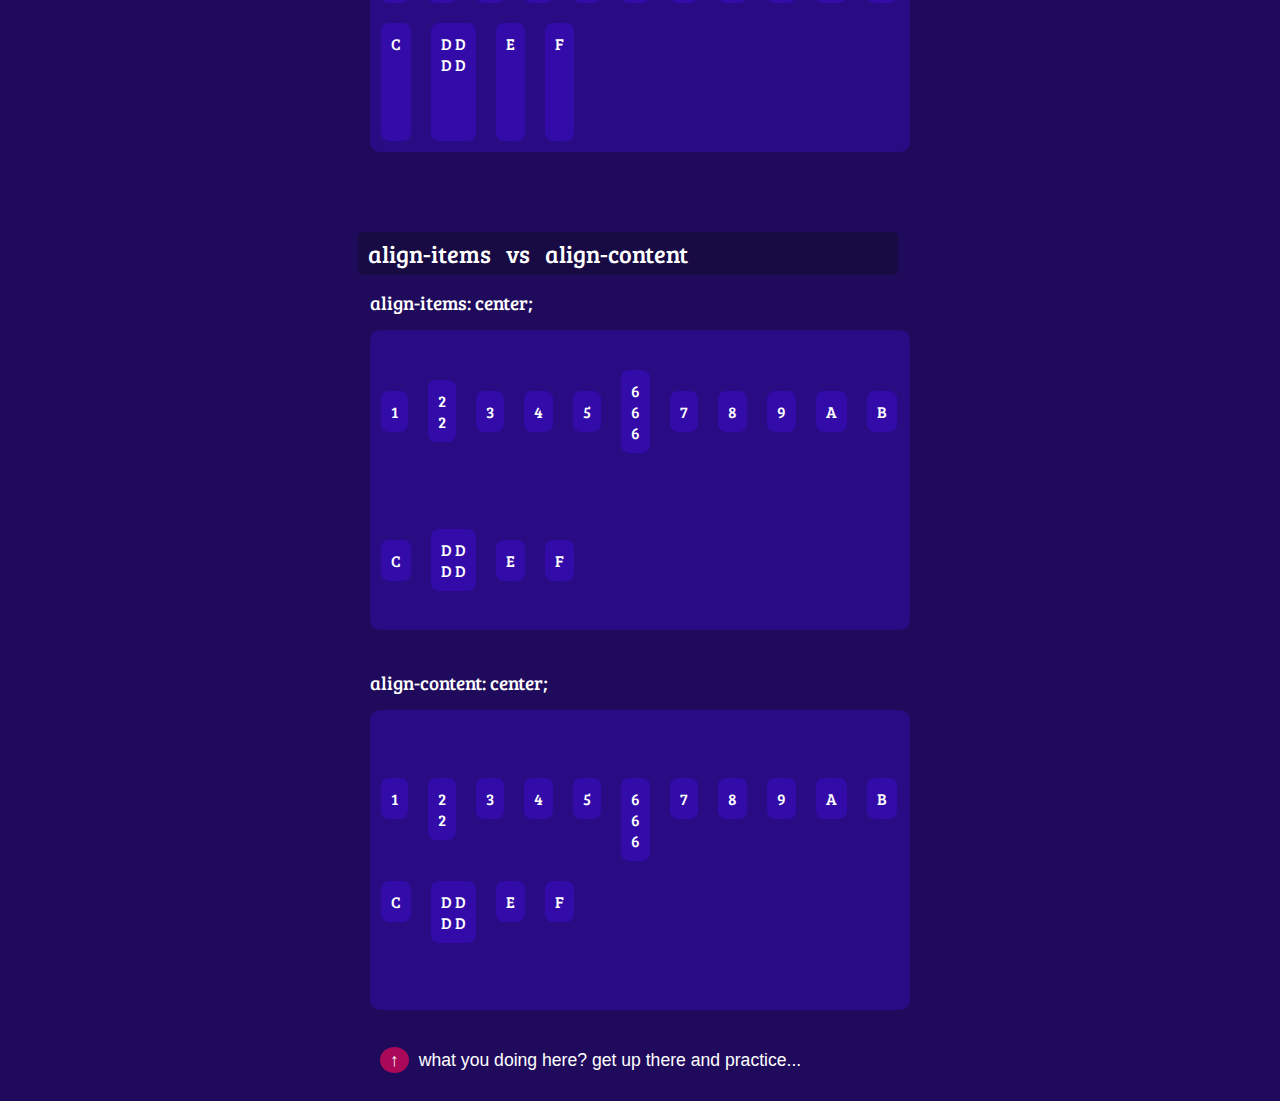
<file: Test3.html>
<!DOCTYPE html>
<html lang="en">
<head>
    <meta charset="UTF-8">
    <meta http-equiv="X-UA-Compatible" content="IE=edge">
    <meta name="viewport" content="width=device-width, initial-scale=1.0">

    <link rel="stylesheet" href="styless.css">
    <link rel="stylesheet" href="flex.css">
    <title>Flexbox Playground</title>
</head>
<body>
    <div class="container">


        <h2>Theme color selection</h2><br>
        <div class="range">
            <input type="range" id="volume" name="volume"
            min="0" max="360" value="255">
        </div>
        <p id="range-val">255</p><br><br><br>


        
        <h2>Flexbox Playground</h2>
        <p>Flexbox is not a single property its complete module which comes with the number of features and here we have a complete guide for CSS flex</p>
        <p>Before going into detail I just want to answer why we should use flexbox layout instead of a traditional way of doing layout webpage using display properties, float properties, positional properties</p> <br><br>

        <h3>Advantages Of Using Flexbox</h3>
        <p><b>01.</b> Flexbox Equally distribute height and width for the item, even though items are added dynamically, Don’t need to care about CSS properties<br><br> 
        <b>02.</b> easily reverse the structure of items<br><br> 
        <b>03.</b> easily grow and shrink the width of the item as per dynamic width of the container<br><br> 
        <b>04.</b> easily control the direction of the elements like vertical or horizontal based on a single property<br><br> 
        <b>05.</b> change the order of any element<br><br> 
        <b>06.</b> 96% of the browser having support for flexbox </p><br><br>

        <h3>Layout For Flexbox</h3>
        <p>we should know how flexbox works, please refer below diagram</p><br><br>
        <img src="Architecture-of-flexbox.webp" alt="" style="display: block; width: 100%; border-radius: 10px;">
        
        <div id="#top" class="main-content">

            <!-- ########### Default ############ -->
            <div class="section default">
                <h2>Default</h2>
                <h3>display: flex; &nbsp; &nbsp; &nbsp; flex-wrap: wrap;</h3>
                <ul class="flex-content flex-default">
                    <li>1</li>
                    <li>2<br>2</li>
                    <li>3</li>
                    <li>4</li>
                    <li>5</li>
                    <li>6<br>6<br>6</li>
                    <li>7</li>
                    <li>8</li>
                    <li>9</li>
                    <li>A</li>
                    <li>B</li>
                    <li>C</li>
                    <li>D D<br>D D</li>
                    <li>E</li>
                    <li>F</li>
                </ul>
            </div>

            <!-- ########### One ############ -->
            <div class="section one">
                <h2>align-items &nbsp; vs &nbsp; align-content</h2>
                <h3>align-items: center;</h3>
                <ul class="flex-content align-items">
                    <li>1</li>
                    <li>2<br>2</li>
                    <li>3</li>
                    <li>4</li>
                    <li>5</li>
                    <li>6<br>6<br>6</li>
                    <li>7</li>
                    <li>8</li>
                    <li>9</li>
                    <li>A</li>
                    <li>B</li>
                    <li>C</li>
                    <li>D D<br>D D</li>
                    <li>E</li>
                    <li>F</li>
                </ul>
                <h3>align-content: center;</h3>
                <ul class="flex-content align-content">
                    <li>1</li>
                    <li>2<br>2</li>
                    <li>3</li>
                    <li>4</li>
                    <li>5</li>
                    <li>6<br>6<br>6</li>
                    <li>7</li>
                    <li>8</li>
                    <li>9</li>
                    <li>A</li>
                    <li>B</li>
                    <li>C</li>
                    <li>D D<br>D D</li>
                    <li>E</li>
                    <li>F</li>
                </ul>
            </div>

        </div>

        <a href="#top">
            <p class='footer'><i>&#8593;</i>what you doing here? get up there and practice...</p>
        </a>
    </div>

    <script src="apps.js"></script>
</body>
</html>
</file>
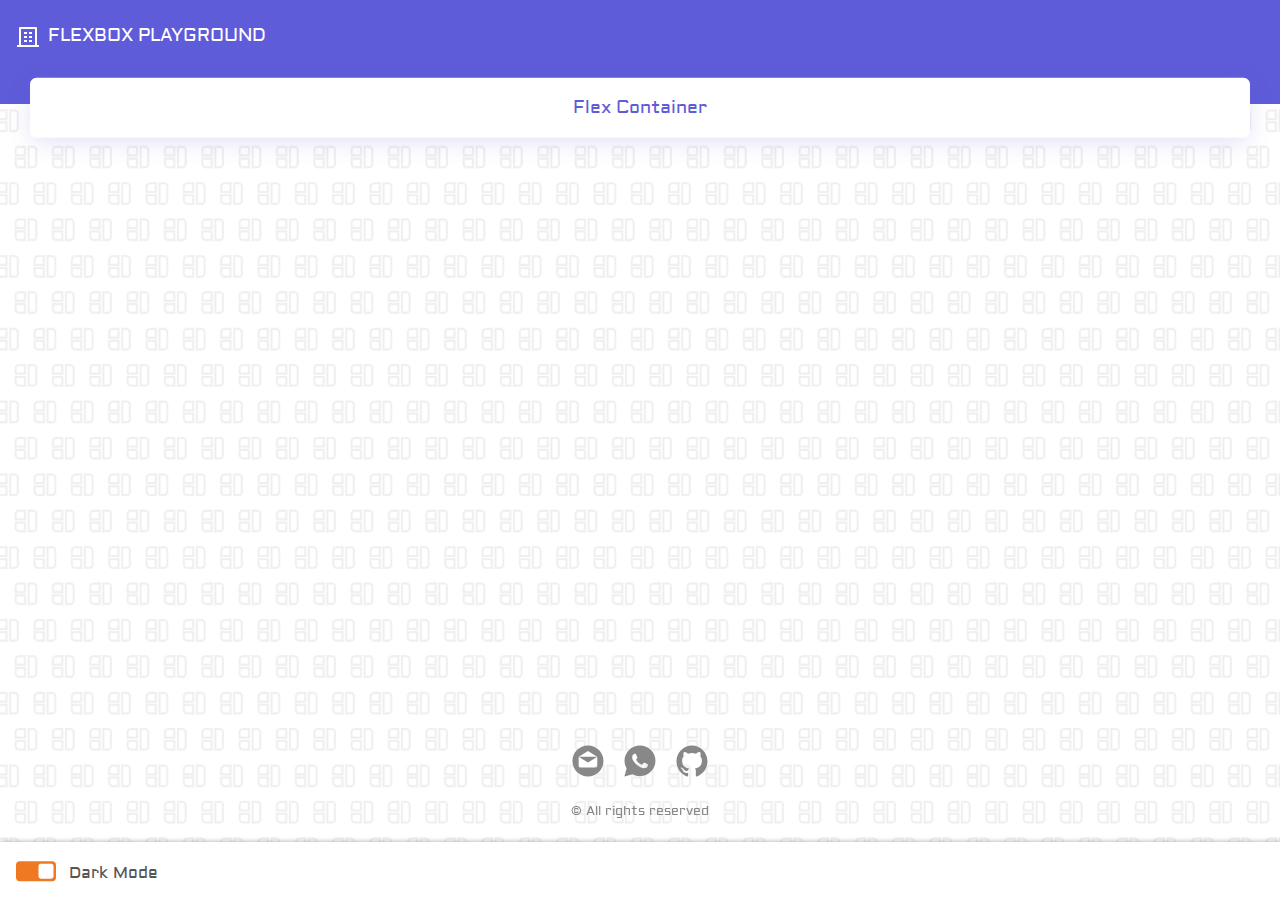
<file: Test4.html>
<!DOCTYPE html>
<html lang="en">
<head>
    <meta charset="UTF-8">
    <meta http-equiv="X-UA-Compatible" content="IE=edge">
    <meta name="viewport" content="width=device-width, initial-scale=1.0">
    <link rel="stylesheet" href="test4style.css">
    <link rel="stylesheet" href="https://unicons.iconscout.com/release/v4.0.0/css/line.css">
    <title>Flexbox Playground</title>
    </head>
<body>


<!-- ################################################ 
  ................. header .........................
##################################################-->

<header>
    <div class="page-title-wrapper">
        <div class="page-logo">
            <img src="icon.svg" alt="">
        </div>
        <h1 class="page-title">
        FLEXBOX PLAYGROUND
        </h1>
    </div>
    <div class="nav-items-wrapper">
        <div id="darkmode-toggle" class="darkmode-toggle active">
            <div class="toggle-switch">
                <div class="toggle-bg">
                    <div class="toggle-bullet"></div>
                </div>
            </div>
            Dark Mode
        </div>

        <nav>
            <ul class="nav-menu">
                <li id="options">Options</li>
                <li id="preview">Preview</li>
                <li id="code">Code</li>
                <li id="about">About</li>
            </ul>
        </nav>
    </div>
</header>

<!-- ################################################ 
  ................. section ........................
##################################################-->

<section>
    <div class="flex-options-wrapper">
        <div class="flex-options" id="flex-options">
            <i class="uil uil-angle-left options-arrow"></i>
            <div class="twooptionflex">
                <div class="flex-option option-flex-container active-option">Flex Container</div>
                <div class="flex-option option-flex-items deactive-option">Flex Items</div>
            </div>
            <i class="uil uil-angle-right options-arrow"></i>
        </div>
    </div>
</section>

<!-- ################################################ 
  ................. footer .........................
##################################################-->

<footer>
    <div class="footer-links">
        <a href="#" title="Email me"><img src="img/email.svg" alt=""></a>
        <a href="#" title="Call me"><img src="img/whatsapp.svg" alt=""></a>
        <a href="#" title="Github"><img src="img/github.svg" alt=""></a>
    </div>
    <p class="copyright">&copy; All rights reserved</p>
</footer>

<script src="test4app.js"></script>

</body>
</html>
</file>
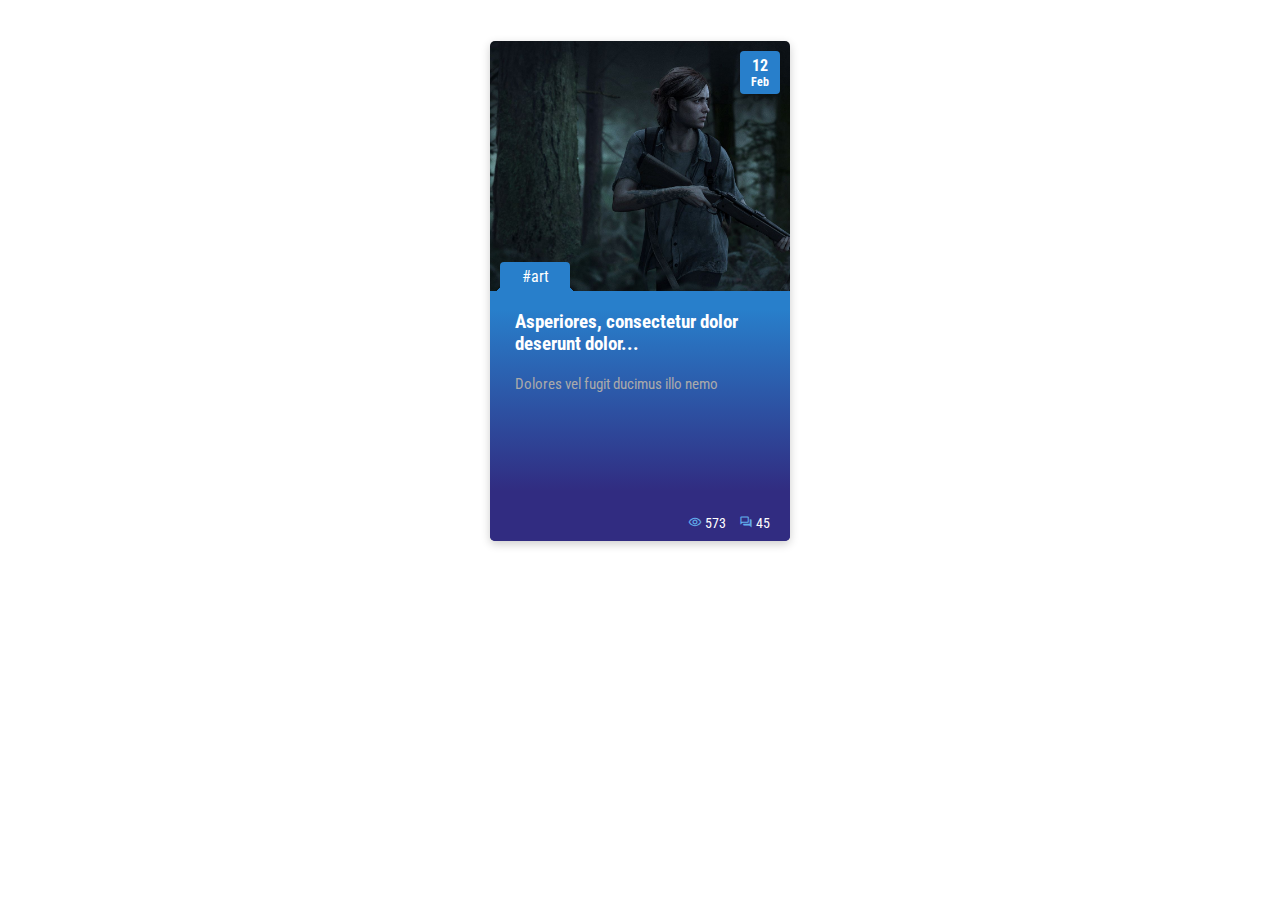
<file: Test5.html>
<!DOCTYPE html>
<html lang="en">
  <head>
    <meta charset="UTF-8" />
    <meta name="viewport" content="width=device-width, initial-scale=1.0" />
    <link rel="preconnect" href="https://fonts.googleapis.com" />
    <link rel="preconnect" href="https://fonts.gstatic.com" crossorigin />
    <link
      href="https://fonts.googleapis.com/css2?family=Noto+Sans+Arabic:wght@100..900&family=Roboto+Condensed:ital,wght@0,100..900;1,100..900&display=swap"
      rel="stylesheet"
    />
    <link
      rel="stylesheet"
      href="https://fonts.googleapis.com/css2?family=Material+Symbols+Outlined:opsz,wght,FILL,GRAD@20..48,100..700,0..1,-50..200&icon_names=forum,visibility"
    />
    <title>CARD</title>
    <style>
      * {
        margin: 0;
        padding: 0;
        box-sizing: border-box;
        font-family: "Roboto Condensed", serif;
        text-align: center;
      }
      html,
      body {
        height: 100%;
      }

      body {
        padding: 1em;
        background-color: #fff;
      }

      .cards-wrapper {
        width: fit-content;
        margin: 20px auto;
      }

      /*********************************/
      /*             CARD              */
      /*********************************/

      .card {
        width: 300px;
        height: 500px;
        background-color: #efefef;
        border-radius: 5px;
        display: flex;
        flex-direction: column;
        overflow: hidden;
        box-shadow: 0 3px 10px #0003;
        transition: all 0.2s linear;

        float: left;
        margin: 5px;
      }

      .card .thumb,
      .card .desc {
        flex-basis: 50%;
        transition: flex-basis 0.2s linear;
        overflow: hidden;
      }

      .card .thumb {
        background-color: #fff;
      }
      .card .desc {
        background-color: #312c81;
      }
      .card:hover {
        box-shadow: 0 3px 10px #0006;
      }
      .card:hover .thumb {
        flex-basis: 30%;
      }
      .card:hover .desc {
        flex-basis: 70%;
      }

      /*  */

      .thumb .img-wrapper {
        height: 100%;
        background-color: white;
      }

      .thumb .img-wrapper img {
        width: 180%;
        transition: all 0.2s linear;
      }

      .card:hover .thumb .img-wrapper img {
        width: 120%;
        opacity: 0.7;
      }

      /*  */

      .thumb {
        position: relative;
      }
      .thumb .date {
        width: 40px;
        padding: 5px;
        background-color: #287fcb;
        position: absolute;
        border-radius: 4px;
        right: 10px;
        top: 10px;
        color: #fff;
        font-weight: bold;
        z-index: 2;
        font-size: 16px;
        text-align: center;
        box-shadow: 0 3px 4px #0003;
      }
      .thumb .date .month {
        font-size: 12px;
      }

      /*  */

      .category {
        width: 70px;
        padding: 5px;
        background-color: #287fcb;
        color: #fff;
        position: absolute;
        bottom: 0;
        left: 10px;
        border-radius: 4px 4px 0 0;
        z-index: 3;
        text-align: center;
      }

      .round-corner-wrapper {
        width: 5px;
        height: 5px;
        overflow: hidden;
        position: absolute;
      }
      .round-corner {
        width: 10px;
        height: 10px;

        background: radial-gradient(circle, #287fcb00 70%, #287fcb 70%);
      }

      .round-corner-wrapper.left {
        left: -5px;
        bottom: 0px;
        transform: rotate(180deg);
      }
      .round-corner-wrapper.right {
        right: -5px;
        bottom: 0px;
        transform: rotate(-90deg);
      }

      .top-gradient {
        height: 200px;
        width: 100%;
        position: absolute;
        top: 0;

        background: linear-gradient(
          180deg,
          rgba(40, 127, 203, 1) 9%,
          rgba(40, 127, 203, 0) 100%
        );
      }

      /*  */

      .desc {
        position: relative;
      }

      /*  */

      .desc-content {
        position: absolute;
        z-index: 1000;
        left: 25px;
        width: 85%;
        margin: 20px 0;
        color: #fff;
      }

      .desc-content h3 {
        text-align: left;
      }

      .desc-content .caption {
        text-align: left;
        margin: 20px 0 10px;
        font-size: 15px;
        color: #aaa;
      }

      .desc-content .desc-paragraph {
        text-align: left;
        font-size: 15px;
        opacity: 0;
        visibility: hidden;
        transition: all 0.2s linear;
      }

      .desc-content .icon {
        font-size: 15px;
        vertical-align: -2px;
        margin-right: 5px;
      }

      .card:hover .desc-content .desc-paragraph {
        opacity: 1;
        visibility: visible;
      }

      /*  */

      .card-footer {
        width: 100%;
        background: rgb(47, 47, 47);
        background: linear-gradient(180deg, #312c8100 0%, #312c81 48%);
        text-align: right;
        padding: 10px 20px;
        color: #fff;
        font-size: 14px;
        position: absolute;
        bottom: 0;
        right: 0;
        z-index: 10000;
      }

      .card-footer .icon {
        font-size: 14px;
        vertical-align: -1px;
        margin-left: 10px;
        color: #62abeb;
      }
      /***************END***************/
    </style>
  </head>
  <body>
    <div class="cards-wrapper">
      <!-- CARD -->
      <div class="card">
        <!-- thumb -->
        <div class="thumb">
          <!---->
          <div class="date">
            <div class="day">12</div>
            <div class="month">Feb</div>
          </div>
          <!---->
          <div class="category">
            #art
            <div class="round-corner-wrapper left">
              <div class="round-corner"></div>
            </div>
            <div class="round-corner-wrapper right">
              <div class="round-corner"></div>
            </div>
          </div>
          <!---->
          <div class="img-wrapper">
            <img src="test5.jpg" alt="" />
          </div>
        </div>
        <!-- end thumb -->
        <!-- desc -->
        <div class="desc">
          <div class="top-gradient"></div>

          <!-- desc-content -->
          <div class="desc-content">
            <h3>Asperiores, consectetur dolor deserunt dolor...</h3>
            <p class="caption">Dolores vel fugit ducimus illo nemo</p>
            <p class="desc-paragraph">
              <span class="icon material-symbols-outlined"> forum </span> Lorem
              ipsum dolor, sit amet consectetur adipisicing elit. Eos neque
              obcaecati, ex rerum sapiente totam quidem ducimus iure, at saepe
              dolorem incidunt repellat! Doloremque sint deleniti, blanditiis
              vel ducimus quia? Asperiores, consectetur dolor. Deserunt dolor
              quos eius numquam, fuga magni dolores eos et dignissimos mollitia
              neque aliquam ipsum assumenda quas! Ipsam, omnis!
            </p>
          </div>

          <!-- end desc-content -->

          <!-- footer -->
          <div class="card-footer">
            <span class="icon material-symbols-outlined"> visibility </span>
            <span>573</span>
            <span class="icon material-symbols-outlined"> forum </span>
            <span>45</span>
          </div>
          <!-- end footer -->
        </div>
        <!-- end desc -->
      </div>
      <!-- end CARD -->
    </div>
  </body>
</html>
</file>
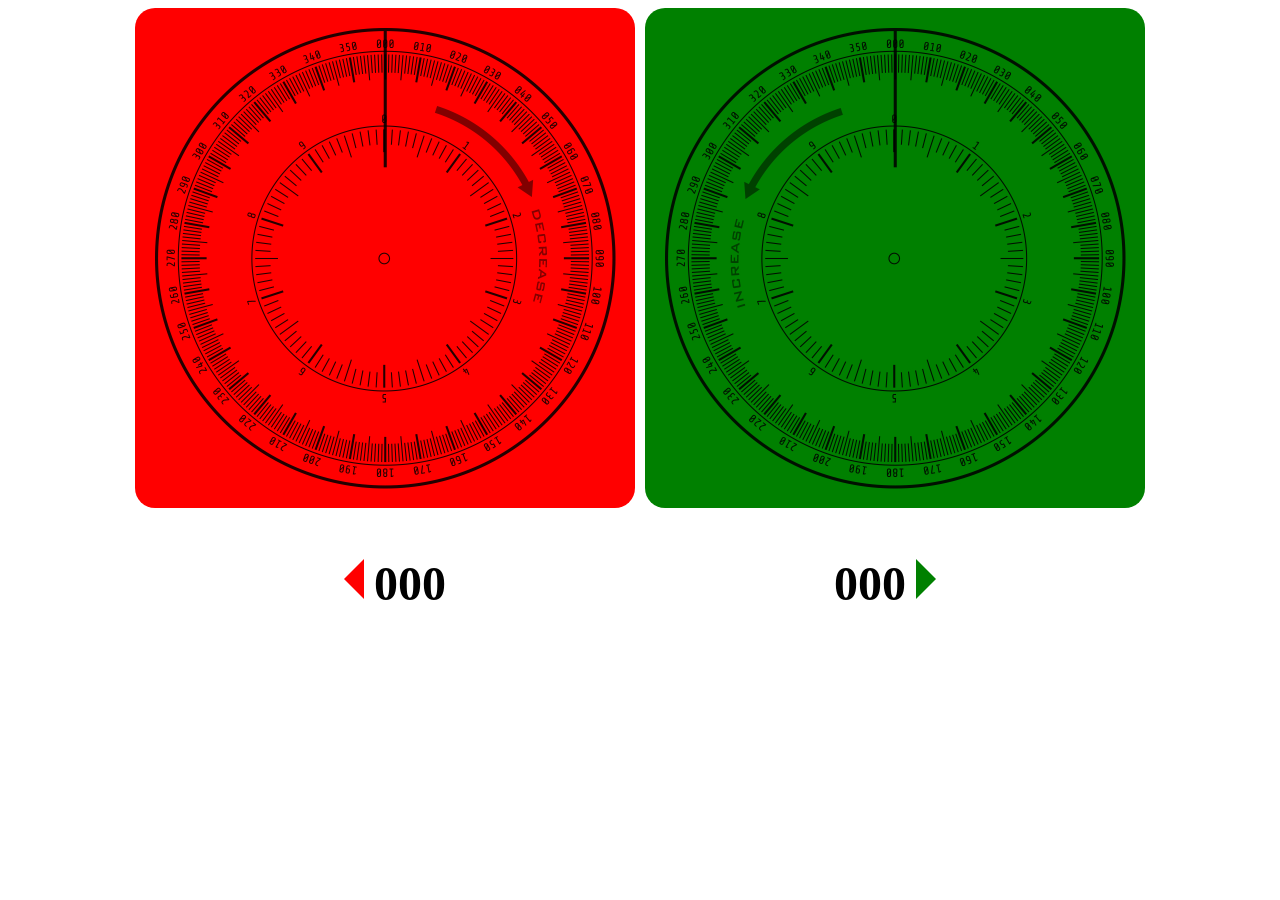
<file: gyro/gyro.html>
<!DOCTYPE html>
<html lang="en">
  <head>
    <meta charset="UTF-8" />
    <meta name="viewport" content="width=device-width, initial-scale=1.0" />
    <title>Gyro movement</title>
    <style>
      
      * {
        box-sizing: border-box;
        padding: 0;
        font-family: "Bahnschrift";
      }
      img {
        width: 100%;
        position: absolute;
        top: 0;
        bottom: 0;
        left: 0;
        right: 0;
        mix-blend-mode: multiply;
      }
      .wrapper {
        width: 1010px;
        margin: auto;
        gap: 10px;
        display: flex;
        overflow: hidden;
      }
      .increase-container,
      .decrease-container {
        width: 500px;
        height: 500px;
        position: relative;
        border-radius: 20px;
      }
      .increase-container {
        background-color: green;
      }
      .decrease-container {
        background-color: red;
      }

      /* digital indicator */
      .digital {
        border-radius: 0;
        height: unset;
        background-color: unset;
        padding: 3em;
        text-align: center;
        display: flex;
        justify-content: center;
      }

      .digital div {
        flex-grow: 0;
        flex-shrink: 1;
        font-size: 3em;
        font-weight: bold;
      }

      .digital #port::before {
        content: "";
        display: block;
        float: left;
        position: relative;
        top: 3px;
        margin-right: 10px;
        width: 0;
        height: 0;
        border: 20px solid transparent;
        border-right: 20px solid red;
      }
      .digital #stbd::after {
        content: "";
        display: block;
        float: right;
        position: relative;
        top: 3px;
        margin-left: 10px;
        width: 0;
        height: 0;
        border: 20px solid transparent;
        border-left: 20px solid green;
      }

      /* ************************************** */
      /* Animations */
      /* ************************************** */
      @keyframes rotation {
        100% {
          transform: rotate(360deg);
        }
      }

      /* Increase */
      .increase-container .three-sixty {
        /* one turn in 36 turns of the small circle */
        animation: rotation 720s linear infinite reverse;
      }
      .increase-container .zero-to-nine {
        /* 36 turn in each turn of the bigger circle */
        animation: rotation 20s linear infinite reverse;
      }

      /* decrease */
      .decrease-container .three-sixty {
        /* one turn in 36 turns of the small circle */
        animation: rotation 720s linear infinite;
      }
      .decrease-container .zero-to-nine {
        /* 36 turn in each turn of the bigger circle */
        animation: rotation 20s linear infinite;
      }
    </style>
  </head>
  <body>
    <div class="wrapper">
      <div class="decrease-container">
        <img src="img/aghrabe.jpg" class="aghrabe-decrease" />
        <img src="img/0ta9.jpg" class="zero-to-nine" />
        <img src="img/360.jpg" class="three-sixty" />
      </div>
      <div class="increase-container">
        <img src="img/aghrabe-increase.jpg" class="aghrabe-increase" />
        <img src="img/0ta9.jpg" class="zero-to-nine" />
        <img src="img/360.jpg" class="three-sixty" />
      </div>
    </div>

    <div class="wrapper">
      <div class="decrease-container digital">
        <div id="port">000</div>
      </div>
      <div class="increase-container digital">
        <div id="stbd">000</div>
      </div>
    </div>
    <script>
      let stbd = document.getElementById("stbd");
      let port = document.getElementById("port");

      let counterStbd = 0;
      let counterPort = 360;

      let intervalStbd = setInterval(function () {
        counterStbd++;
        if (counterStbd == 360) {
          counterStbd = 0;
        }

        if (counterStbd < 10 && counterStbd < 100) {
          stbd.innerText = "00" + counterStbd;
        } else if (counterStbd < 100) {
          stbd.innerText = "0" + counterStbd;
        } else if (counterStbd > 100) {
          stbd.innerText = counterStbd;
        }
      }, 2000);

      let intervalPort = setInterval(function () {
        counterPort--;
        if (counterPort == 0) {
          counterPort = 360;
        }

        if (counterPort == 360) {
          port.innerText = "000";
        } else if (counterPort < 10 && counterPort < 100) {
          port.innerText = "00" + counterPort;
        } else if (counterPort < 100) {
          port.innerText = "0" + counterPort;
        } else if (counterPort > 100) {
          port.innerText = counterPort;
        }
      }, 2000);
    </script>
  </body>
</html>
</file>
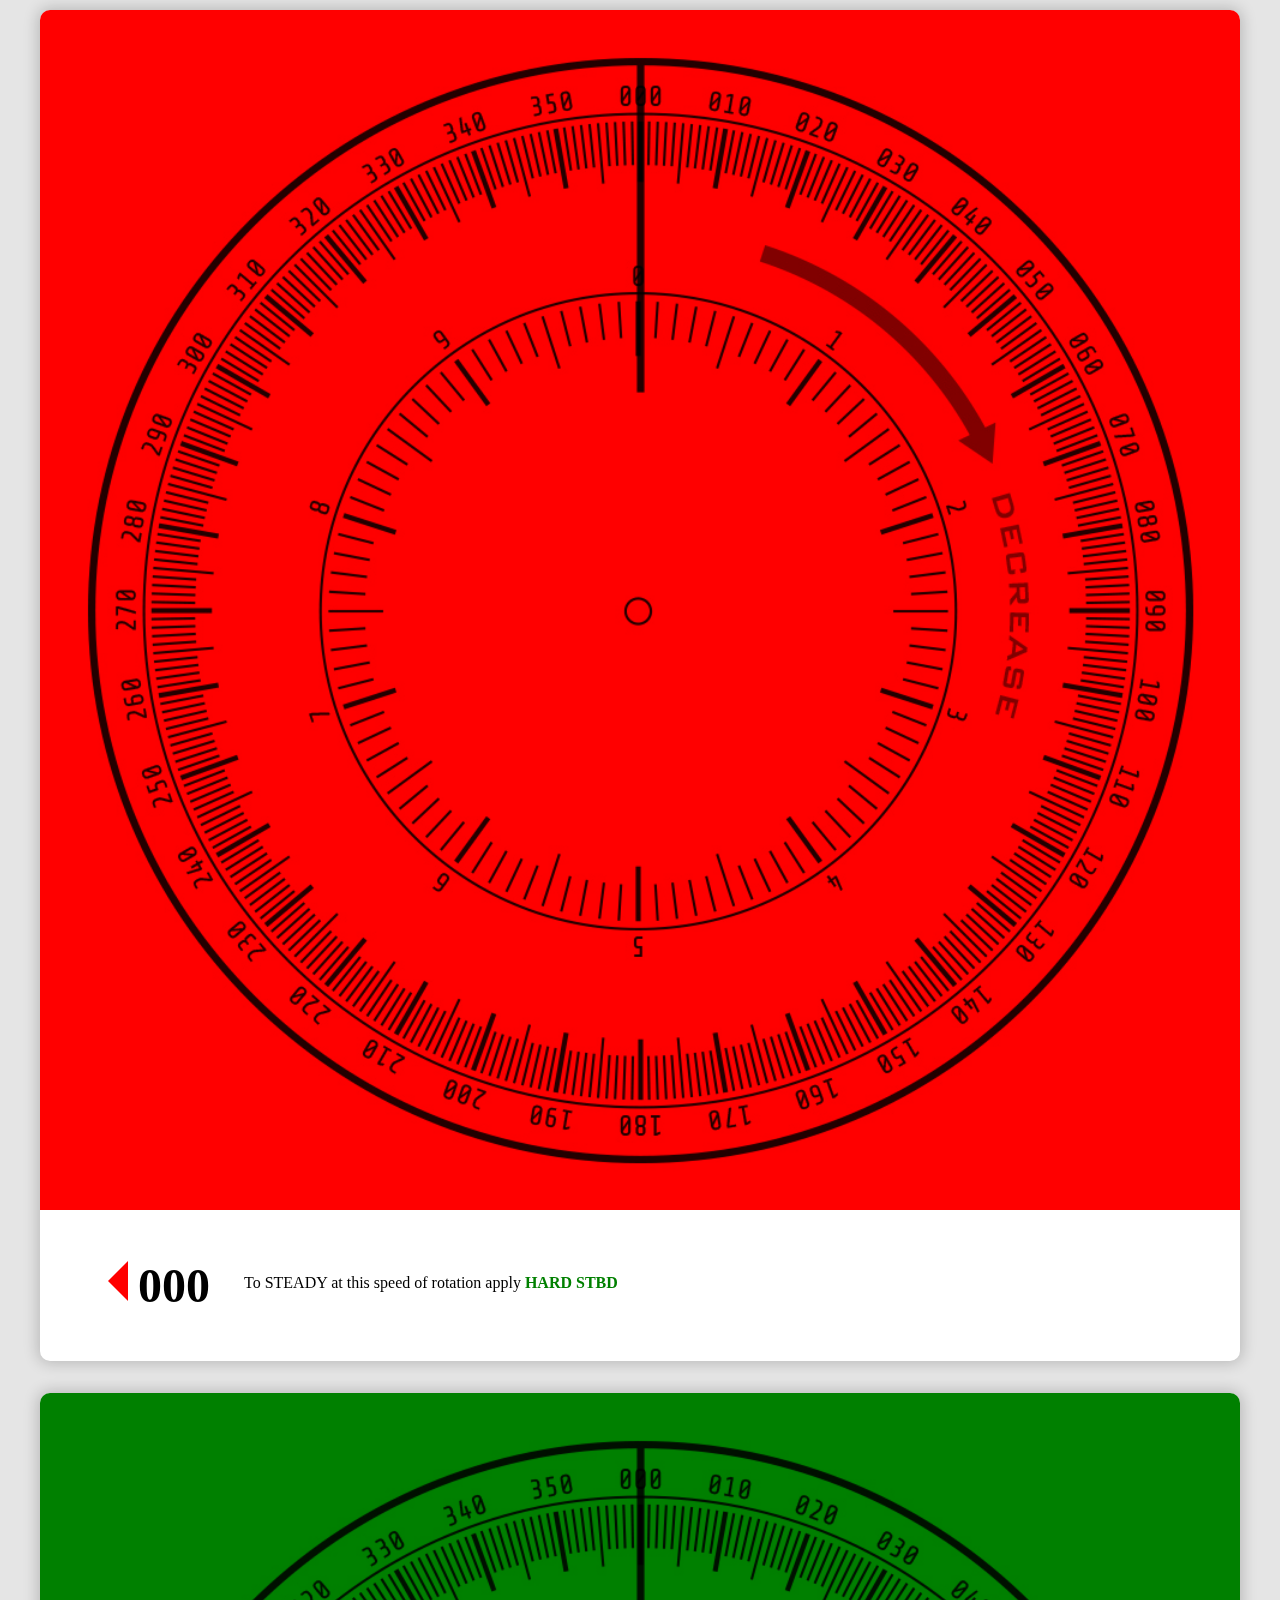
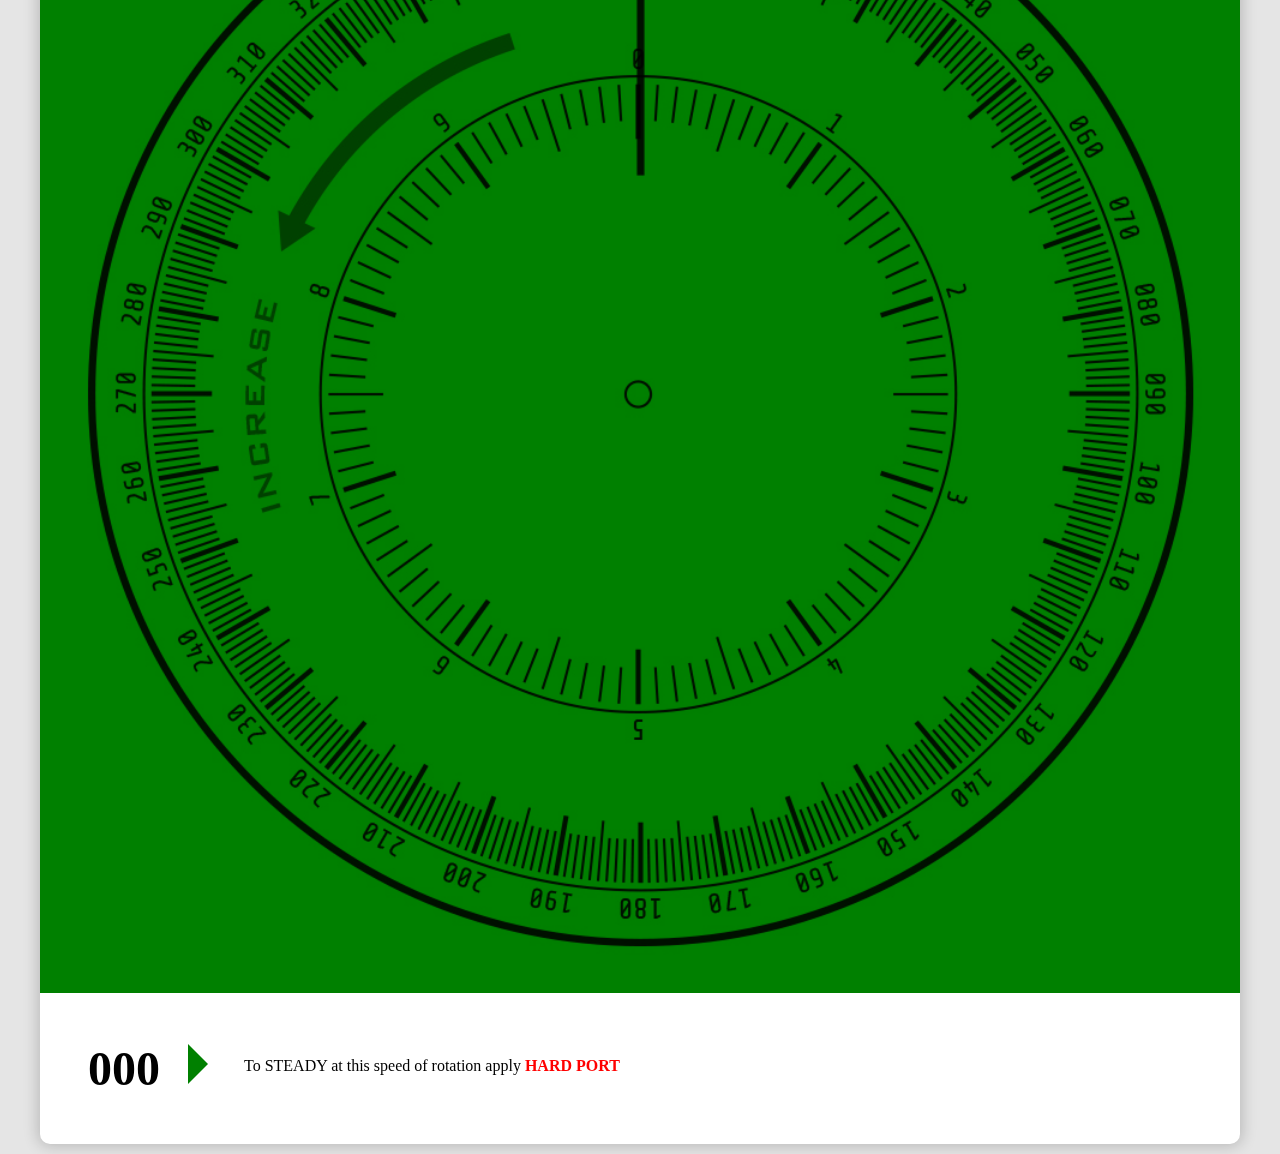
<file: gyro/gyro2.html>
<!DOCTYPE html>
<html lang="en">
  <head>
    <meta charset="UTF-8" />
    <meta name="viewport" content="width=device-width, initial-scale=1.0" />
    <title>Gyro movement</title>
    <style>
      body{
        background-color: #e5e5e5;
      }
      .flex-container {
        /* background-color: orange; */
        display: flex;
        gap: 2em;
        flex-wrap: wrap;
        max-width: 1200px;
        margin: 10px auto;
      }

      .flex-container .card1,
      .flex-container .card2 {
        background-color: #fff;
        flex-grow: 1;
        flex-shrink: 1;
        border-radius: 10px;
        overflow: hidden;
        box-shadow: 0 0 15px 2px #0003;
      }

      span.greentext {
        color: green;
        font-weight: bold;
      }
      span.redtext {
        color: red;
        font-weight: bold;
      }

      @media (max-width: 720px) {
        .flex-container .card1,
        .flex-container .card2 {
          flex-basis: 100%;
        }
      }

      /* ***************************************** */

      * {
        box-sizing: border-box;
        padding: 0;
        font-family: "Bahnschrift";
      }
      img {
        width: 100%;
        position: absolute;
        top: 0;
        bottom: 0;
        left: 0;
        right: 0;
        mix-blend-mode: multiply;
      }
      /* .wrapper {
        width: 1010px;
        margin: auto;
        gap: 10px;
        display: flex;
        overflow: hidden;
      } */
      .increase-container,
      .decrease-container {
        /* width: 500px;
        height: 500px; */
        /* width: 100%; */
        aspect-ratio: 1 / 1;
        position: relative;
        /* border-radius: 20px; */
      }
      .increase-container {
        background-color: green;
      }
      .decrease-container {
        background-color: red;
      }

      /* digital indicator */
      .digital {
        border-radius: 0;
        height: unset;
        background-color: unset;
        padding: 3em;
        /* text-align: center; */
        display: flex;
        justify-content: flex-start;
        gap: 1em;
      }

      .digital div {
        flex-grow: 0;
        flex-shrink: 1;
        font-size: 3em;
        font-weight: bold;
      }

      .digital #port,
      .digital #stbd {
        min-width: 140px;
      }

      .digital #port::before {
        content: "";
        display: block;
        float: left;
        position: relative;
        top: 3px;
        margin-right: 10px;
        width: 0;
        height: 0;
        border: 20px solid transparent;
        border-right: 20px solid red;
      }
      .digital #stbd::after {
        content: "";
        display: block;
        float: right;
        position: relative;
        top: 3px;
        margin-left: 10px;
        width: 0;
        height: 0;
        border: 20px solid transparent;
        border-left: 20px solid green;
      }

      /* ************************************** */
      /* Animations */
      /* ************************************** */
      @keyframes rotation {
        100% {
          transform: rotate(360deg);
        }
      }

      /* Increase */
      .increase-container .three-sixty {
        /* one turn in 36 turns of the small circle */
        animation: rotation 720s linear infinite reverse;
      }
      .increase-container .zero-to-nine {
        /* 36 turn in each turn of the bigger circle */
        animation: rotation 20s linear infinite reverse;
      }

      /* decrease */
      .decrease-container .three-sixty {
        /* one turn in 36 turns of the small circle */
        animation: rotation 720s linear infinite;
      }
      .decrease-container .zero-to-nine {
        /* 36 turn in each turn of the bigger circle */
        animation: rotation 20s linear infinite;
      }
    </style>
  </head>
  <body>
    <div class="flex-container">
      <div class="card1">
        <div class="decrease-container">
          <img src="img/aghrabe.jpg" class="aghrabe-decrease" />
          <img src="img/0ta9.jpg" class="zero-to-nine" />
          <img src="img/360.jpg" class="three-sixty" />
        </div>

        <div class="digital">
          <div id="port">000</div>
          <p>
            To STEADY at this speed of rotation apply
            <span class="greentext">HARD STBD</span>
          </p>
        </div>
      </div>
      <div class="card2">
        <div class="increase-container">
          <img src="img/aghrabe-increase.jpg" class="aghrabe-increase" />
          <img src="img/0ta9.jpg" class="zero-to-nine" />
          <img src="img/360.jpg" class="three-sixty" />
        </div>

        <div class="digital">
          <div id="stbd">000</div>
          <p>
            To STEADY at this speed of rotation apply
            <span class="redtext">HARD PORT</span>
          </p>
        </div>
      </div>
    </div>

    <script>
      let stbd = document.getElementById("stbd");
      let port = document.getElementById("port");

      let counterStbd = 0;
      let counterPort = 360;

      let intervalStbd = setInterval(function () {
        counterStbd++;
        if (counterStbd == 360) {
          counterStbd = 0;
        }

        if (counterStbd < 10 && counterStbd < 100) {
          stbd.innerText = "00" + counterStbd;
        } else if (counterStbd < 100) {
          stbd.innerText = "0" + counterStbd;
        } else if (counterStbd > 100) {
          stbd.innerText = counterStbd;
        }
      }, 2000);

      let intervalPort = setInterval(function () {
        counterPort--;
        if (counterPort == 0) {
          counterPort = 360;
        }

        if (counterPort == 360) {
          port.innerText = "000";
        } else if (counterPort < 10 && counterPort < 100) {
          port.innerText = "00" + counterPort;
        } else if (counterPort < 100) {
          port.innerText = "0" + counterPort;
        } else if (counterPort > 100) {
          port.innerText = counterPort;
        }
      }, 2000);
    </script>
  </body>
</html>
</file>
<file: assets/css/filmgrain.css>
@-webkit-keyframes grain {
  0%,
  100% {
    -moz-transform: translate(0, 0);
    -ms-transform: translate(0, 0);
    -webkit-transform: translate(0, 0);
    transform: translate(0, 0);
  }
  10% {
    -moz-transform: translate(-5%, -10%);
    -ms-transform: translate(-5%, -10%);
    -webkit-transform: translate(-5%, -10%);
    transform: translate(-5%, -10%);
  }
  20% {
    -moz-transform: translate(-15%, 5%);
    -ms-transform: translate(-15%, 5%);
    -webkit-transform: translate(-15%, 5%);
    transform: translate(-15%, 5%);
  }
  30% {
    -moz-transform: translate(7%, -25%);
    -ms-transform: translate(7%, -25%);
    -webkit-transform: translate(7%, -25%);
    transform: translate(7%, -25%);
  }
  40% {
    -moz-transform: translate(-5%, 25%);
    -ms-transform: translate(-5%, 25%);
    -webkit-transform: translate(-5%, 25%);
    transform: translate(-5%, 25%);
  }
  50% {
    -moz-transform: translate(-15%, 10%);
    -ms-transform: translate(-15%, 10%);
    -webkit-transform: translate(-15%, 10%);
    transform: translate(-15%, 10%);
  }
  60% {
    -moz-transform: translate(15%, 0%);
    -ms-transform: translate(15%, 0%);
    -webkit-transform: translate(15%, 0%);
    transform: translate(15%, 0%);
  }
  70% {
    -moz-transform: translate(0%, 15%);
    -ms-transform: translate(0%, 15%);
    -webkit-transform: translate(0%, 15%);
    transform: translate(0%, 15%);
  }
  80% {
    -moz-transform: translate(3%, 35%);
    -ms-transform: translate(3%, 35%);
    -webkit-transform: translate(3%, 35%);
    transform: translate(3%, 35%);
  }
  90% {
    -moz-transform: translate(-10%, 10%);
    -ms-transform: translate(-10%, 10%);
    -webkit-transform: translate(-10%, 10%);
    transform: translate(-10%, 10%);
  }
}
@-moz-keyframes grain {
  0%,
  100% {
    -moz-transform: translate(0, 0);
    -ms-transform: translate(0, 0);
    -webkit-transform: translate(0, 0);
    transform: translate(0, 0);
  }
  10% {
    -moz-transform: translate(-5%, -10%);
    -ms-transform: translate(-5%, -10%);
    -webkit-transform: translate(-5%, -10%);
    transform: translate(-5%, -10%);
  }
  20% {
    -moz-transform: translate(-15%, 5%);
    -ms-transform: translate(-15%, 5%);
    -webkit-transform: translate(-15%, 5%);
    transform: translate(-15%, 5%);
  }
  30% {
    -moz-transform: translate(7%, -25%);
    -ms-transform: translate(7%, -25%);
    -webkit-transform: translate(7%, -25%);
    transform: translate(7%, -25%);
  }
  40% {
    -moz-transform: translate(-5%, 25%);
    -ms-transform: translate(-5%, 25%);
    -webkit-transform: translate(-5%, 25%);
    transform: translate(-5%, 25%);
  }
  50% {
    -moz-transform: translate(-15%, 10%);
    -ms-transform: translate(-15%, 10%);
    -webkit-transform: translate(-15%, 10%);
    transform: translate(-15%, 10%);
  }
  60% {
    -moz-transform: translate(15%, 0%);
    -ms-transform: translate(15%, 0%);
    -webkit-transform: translate(15%, 0%);
    transform: translate(15%, 0%);
  }
  70% {
    -moz-transform: translate(0%, 15%);
    -ms-transform: translate(0%, 15%);
    -webkit-transform: translate(0%, 15%);
    transform: translate(0%, 15%);
  }
  80% {
    -moz-transform: translate(3%, 35%);
    -ms-transform: translate(3%, 35%);
    -webkit-transform: translate(3%, 35%);
    transform: translate(3%, 35%);
  }
  90% {
    -moz-transform: translate(-10%, 10%);
    -ms-transform: translate(-10%, 10%);
    -webkit-transform: translate(-10%, 10%);
    transform: translate(-10%, 10%);
  }
}
@-ms-keyframes grain {
  0%,
  100% {
    -moz-transform: translate(0, 0);
    -ms-transform: translate(0, 0);
    -webkit-transform: translate(0, 0);
    transform: translate(0, 0);
  }
  10% {
    -moz-transform: translate(-5%, -10%);
    -ms-transform: translate(-5%, -10%);
    -webkit-transform: translate(-5%, -10%);
    transform: translate(-5%, -10%);
  }
  20% {
    -moz-transform: translate(-15%, 5%);
    -ms-transform: translate(-15%, 5%);
    -webkit-transform: translate(-15%, 5%);
    transform: translate(-15%, 5%);
  }
  30% {
    -moz-transform: translate(7%, -25%);
    -ms-transform: translate(7%, -25%);
    -webkit-transform: translate(7%, -25%);
    transform: translate(7%, -25%);
  }
  40% {
    -moz-transform: translate(-5%, 25%);
    -ms-transform: translate(-5%, 25%);
    -webkit-transform: translate(-5%, 25%);
    transform: translate(-5%, 25%);
  }
  50% {
    -moz-transform: translate(-15%, 10%);
    -ms-transform: translate(-15%, 10%);
    -webkit-transform: translate(-15%, 10%);
    transform: translate(-15%, 10%);
  }
  60% {
    -moz-transform: translate(15%, 0%);
    -ms-transform: translate(15%, 0%);
    -webkit-transform: translate(15%, 0%);
    transform: translate(15%, 0%);
  }
  70% {
    -moz-transform: translate(0%, 15%);
    -ms-transform: translate(0%, 15%);
    -webkit-transform: translate(0%, 15%);
    transform: translate(0%, 15%);
  }
  80% {
    -moz-transform: translate(3%, 35%);
    -ms-transform: translate(3%, 35%);
    -webkit-transform: translate(3%, 35%);
    transform: translate(3%, 35%);
  }
  90% {
    -moz-transform: translate(-10%, 10%);
    -ms-transform: translate(-10%, 10%);
    -webkit-transform: translate(-10%, 10%);
    transform: translate(-10%, 10%);
  }
}
@keyframes grain {
  0%,
  100% {
    -moz-transform: translate(0, 0);
    -ms-transform: translate(0, 0);
    -webkit-transform: translate(0, 0);
    transform: translate(0, 0);
  }
  10% {
    -moz-transform: translate(-5%, -10%);
    -ms-transform: translate(-5%, -10%);
    -webkit-transform: translate(-5%, -10%);
    transform: translate(-5%, -10%);
  }
  20% {
    -moz-transform: translate(-15%, 5%);
    -ms-transform: translate(-15%, 5%);
    -webkit-transform: translate(-15%, 5%);
    transform: translate(-15%, 5%);
  }
  30% {
    -moz-transform: translate(7%, -25%);
    -ms-transform: translate(7%, -25%);
    -webkit-transform: translate(7%, -25%);
    transform: translate(7%, -25%);
  }
  40% {
    -moz-transform: translate(-5%, 25%);
    -ms-transform: translate(-5%, 25%);
    -webkit-transform: translate(-5%, 25%);
    transform: translate(-5%, 25%);
  }
  50% {
    -moz-transform: translate(-15%, 10%);
    -ms-transform: translate(-15%, 10%);
    -webkit-transform: translate(-15%, 10%);
    transform: translate(-15%, 10%);
  }
  60% {
    -moz-transform: translate(15%, 0%);
    -ms-transform: translate(15%, 0%);
    -webkit-transform: translate(15%, 0%);
    transform: translate(15%, 0%);
  }
  70% {
    -moz-transform: translate(0%, 15%);
    -ms-transform: translate(0%, 15%);
    -webkit-transform: translate(0%, 15%);
    transform: translate(0%, 15%);
  }
  80% {
    -moz-transform: translate(3%, 35%);
    -ms-transform: translate(3%, 35%);
    -webkit-transform: translate(3%, 35%);
    transform: translate(3%, 35%);
  }
  90% {
    -moz-transform: translate(-10%, 10%);
    -ms-transform: translate(-10%, 10%);
    -webkit-transform: translate(-10%, 10%);
    transform: translate(-10%, 10%);
  }
}

.grain-effect > * {
  z-index: 2;
}
.grain-effect:after {
  -webkit-animation: grain 5s steps(10) infinite;
  -moz-animation: grain 5s steps(10) infinite;
  -ms-animation: grain 5s steps(10) infinite;
  animation: grain 5s steps(10) infinite;
  background: url("[data-uri]");
  content: "";
  display: block;
  height: 300%;
  left: -100%;
  position: absolute;
  top: -100%;
  width: 300%;
  z-index: 1;
}
</file>
<file: assets/css/styles.css>
/* This design tutorial is mobile first aproach */

/*==================== GOOGLE FONTS ====================*/
@import url("https://fonts.googleapis.com/css2?family=Poppins:wght@400;500;600&display=swap");

/*==================== VARIABLES CSS ====================*/
:root {
  --header-height: 3rem;

  /*========== Colors ==========*/
  /* Change favorite color */
  --hue-color: 15; /*Purple 250 - Green 142 - Blue 230 - Pink 340*/

  /* HSL color mode */
  --first-color: hsl(var(--hue-color), 69%, 61%);
  --first-color-second: hsl(var(--hue-color), 69%, 61%);
  --first-color-alt: hsl(var(--hue-color), 57%, 53%);
  --first-color-lighter: hsl(var(--hue-color), 92%, 85%);
  --title-color: hsl(var(--hue-color), 8%, 15%);
  --text-color: hsl(var(--hue-color), 8%, 45%);
  --text-color-light: hsl(var(--hue-color), 8%, 65%);
  --input-color: hsl(var(--hue-color), 70%, 96%);
  --body-color: hsl(var(--hue-color), 60%, 99%);
  --container-color: #fff;
  --scroll-bar-color: hsl(var(--hue-color), 12%, 90%);
  --scroll-thumb-color: hsl(var(--hue-color), 12%, 80%);

  /*========== Font and typography ==========*/
  --body-font: "Poppins", sans-serif;

  /* .5rem = 8px, 1rem = 16px, 1.5rem = 24px ... */
  --big-font-size: 2rem;
  --h1-font-size: 1.5rem;
  --h2-font-size: 1.25rem;
  --h3-font-size: 1.125rem;
  --normal-font-size: 0.938rem;
  --small-font-size: 0.813rem;
  --smaller-font-size: 0.75rem;

  /*========== Font weight ==========*/
  --font-medium: 500;
  --font-semi-bold: 600;

  /*========== Margenes Bottom ==========*/
  /* .25rem = 4px, .5rem = 8px, .75rem = 12px ... */
  --mb-0-25: 0.25rem;
  --mb-0-5: 0.5rem;
  --mb-0-75: 0.75rem;
  --mb-1: 1rem;
  --mb-1-5: 1.5rem;
  --mb-2: 2rem;
  --mb-2-5: 2.5rem;
  --mb-3: 3rem;

  /*========== z index ==========*/
  --z-tooltip: 10;
  --z-fixed: 100;
  --z-modal: 1000;
}

/* Font size for large devices */
@media screen and (min-width: 968px) {
  :root {
    --big-font-size: 3rem;
    --h1-font-size: 2.25rem;
    --h2-font-size: 1.5rem;
    --h3-font-size: 1.25;
    --normal-font-size: 1rem;
    --small-font-size: 0.875rem;
    --smaller-font-size: 0.813rem;
  }
}

/*========== Variables Dark theme ==========*/
body.dark-theme {
  /* HSL color for DARK MODE */
  --first-color-second: hsl(var(--hue-color), 30%, 8%);
  --title-color: hsl(var(--hue-color), 8%, 95%);
  --text-color: hsl(var(--hue-color), 8%, 75%);
  --input-color: hsl(var(--hue-color), 29%, 16%);
  --body-color: hsl(var(--hue-color), 28%, 12%);
  --container-color: hsl(var(--hue-color), 29%, 16%);
  --scroll-bar-color: hsl(var(--hue-color), 12%, 20%);
  --scroll-thumb-color: hsl(var(--hue-color), 12%, 35%);
}

/*========== Button Dark/Light ==========*/
.nav__btns {
  display: flex;
  align-items: center;
}

.change-theme {
  font-size: 1.25rem;
  color: var(--title-color);
  margin-right: var(--mb-1);
  cursor: pointer;
}

.change-theme:hover {
  color: var(--first-color);
}

/*==================== BASE ====================*/
* {
  box-sizing: border-box;
  padding: 0;
  margin: 0;
}

html {
  scroll-behavior: smooth;
}

body {
  margin: 0 0 var(--header-height) 0; /*top right bottom left*/
  font-family: var(--body-font);
  font-size: var(--normal-font-size);
  background-color: var(--body-color);
  color: var(--text-color);
}

h1,
h2,
h3,
h4 {
  color: var(--title-color);
  font-weight: var(--font-semi-bold);
}

ul {
  list-style: none;
}

a {
  text-decoration: none;
}

img {
  max-width: 100%;
  height: auto;
}

/*==================== REUSABLE CSS CLASSES ====================*/
.section {
  padding: 2rem 0 4rem;
}

.section__title {
  font-size: var(--h1-font-size);
}

.section__subtitle {
  display: block;
  font-size: var(--small-font-size);
  margin-bottom: var(--mb-3);
}

.section__title,
.section__subtitle {
  text-align: center;
}

/*==================== LAYOUT ====================*/
.container {
  max-width: 768px;
  margin-left: var(--mb-1-5);
  margin-right: var(--mb-1-5);
}

.grid {
  display: grid;
  gap: 1.5rem;
}

.header {
  width: 100%;
  position: fixed;
  bottom: 0;
  left: 0;
  z-index: var(--z-fixed);
  background-color: var(--body-color);
}

/*==================== NAV ====================*/
.nav {
  max-width: 968px;
  height: var(--header-height);
  display: flex;
  justify-content: space-between; /*equally spreades free space*/
  align-items: center;
}

.nav__logo,
.nav__toggle {
  color: var(--title-color);
  font-weight: var(--font-medium);
}

.nav__logo:hover {
  color: var(--first-color);
}

.nav__toggle {
  font-size: 1.1rem;
  cursor: pointer;
}

.nav__toggle:hover {
  color: var(--first-color);
}

@media screen and (max-width: 767px) {
  .nav__menu {
    position: fixed;
    bottom: -100%; /*moves 100% (entire) of the element towards down side. we'll use js to 0 this property when user tapped on #nav-toggle*/
    left: 0;
    width: 100%;
    background-color: var(--body-color);
    padding: 2rem 1.5rem 4rem;
    box-shadow: 0 -1px 4px rgba(0, 0, 0, 0.15);
    border-radius: 1.5rem 1.5rem 0 0;
    transition: 0.3s;
  }
}

.nav__list {
  grid-template-columns: repeat(3, 1fr);
  gap: 2rem;
}

.nav__link {
  display: flex;
  flex-direction: column;
  align-items: center;
  font-size: var(--small-font-size);
  color: var(--title-color);
  font-weight: var(--font-medium);
}

.nav__link:hover {
  color: var(--first-color);
}

.nav__icon {
  font-size: 1.2rem;
}

.nav__close {
  position: absolute;
  right: 1.3rem;
  bottom: 0.5rem;
  font-size: 1.5rem;
  cursor: pointer;
  color: var(--first-color);
}

.nav__close:hover {
  color: var(--first-color-alt);
}

/* show menu */
.show-menu {
  bottom: 0; /*this class will be added to navMenu by js when user clicks on navToggle*/
}
/* Active link */
.active-link {
  color: var(--first-color);
}

/* Change background header */
.scroll-header {
  box-shadow: 0 -1px 4px rgba(0, 0, 0, 0.15);
}

/*==================== HOME ====================*/
.home__container {
  gap: 1rem;
}

.home__content {
  grid-template-columns: 0.5fr 3fr;
  padding-top: 3.5rem;
  align-items: center;
}

.home__social {
  display: grid;
  grid-template-columns: max-content;
  row-gap: 1rem;
}

.home__social-icon {
  font-size: 1.25rem;
  color: var(--first-color-alt);
}

.home__social-icon:hover {
  color: var(--first-color-alt);
}

.home__blob {
  width: 200px;
  fill: var(--first-color);
}

.home__blob-img {
  width: 170px;
}

.home__data {
  grid-column: 1/3;
}

.home__title {
  font-size: var(--big-font-size);
}

.home__subtitle {
  font-size: var(--h3-font-size);
  color: var(--text-color);
  font-weight: var(--font-medium);
  margin-bottom: var(--mb-0-75);
}

.home__description {
  margin-bottom: var(--mb-2);
}

.home__scroll {
  display: none; /*this will apear by js*/
}

.home__scroll-button {
  color: var(--first-color);
  transition: 0.3s;
}

.home__scroll-button:hover {
  transform: translateY(0.25rem);
}

.home__scroll-mouse {
  font-size: 2rem;
}

.home__scroll-name {
  font-size: var(--small-font-size);
  color: var(--title-color);
  font-weight: var(--font-medium);
  margin-right: var(--mb-0-25);
}

.home__scroll-arrow {
  font-size: 1.25rem;
}

/*==================== BUTTONS ====================*/
.button {
  display: inline-block;
  background-color: var(--first-color);
  color: #fff;
  padding: 1rem;
  border-radius: 0.5rem;
  font-weight: var(--font-medium);
}

.button:hover {
  background-color: var(--first-color-alt);
}

.button__icon {
  font-size: 1.25rem;
  margin-left: var(--mb-0-5);
  transition: 0.3s;
}

.button__white {
  background-color: #fff;
  color: var(--first-color);
}

.button__white:hover {
  background-color: #fff;
  box-shadow: 0 0 15px rgba(0, 0, 0, 0.1);
}

.button__flex {
  display: inline-flex;
  align-items: center; /*this vertically aligns contents in item with this class (home button and scroll button on top of the page)*/
}

.button__small {
  padding: 0.75rem 1rem;
}

.button__link {
  padding: 0;
  background-color: transparent;
  color: var(--first-color);
}

.button__link:hover {
  background-color: transparent;
  color: var(--first-color-alt);
}

/*==================== ABOUT ====================*/
.about__img {
  width: 200px;
  border-radius: 0.5rem;
  justify-self: center; /*centering img in grid*/
  align-self: center; /*centering img in grid*/
}

.about__description {
  text-align: center;
  margin-bottom: var(--mb-2-5);
}

.about__info {
  display: flex;
  justify-content: space-evenly;
  margin-bottom: var(--mb-2-5);
}

.about__info-title {
  font-size: var(--h2-font-size);
  font-weight: var(--font-semi-bold);
  color: var(--title-color);
}

.about__info-name {
  font-size: var(--smaller-font-size);
}

.about__info-title,
.about__info-name {
  display: block;
  text-align: center;
}

.about__buttons {
  display: flex;
  justify-content: center;
}

/*==================== SKILLS ====================*/
.skills__container {
  row-gap: 0;
}

.skills__header {
  display: flex;
  align-items: center;
  margin-bottom: var(--mb-2-5);
  cursor: pointer;
}

.skills__icon,
.skills__arrow {
  font-size: 2rem;
  color: var(--first-color);
}

.skills__icon {
  margin-right: var(--mb-0-75);
}

.skills__title {
  font-size: var(--h3-font-size);
}

.skills__subtitle {
  font-size: var(--small-font-size);
  color: var(--text-color-light);
}

.skills__arrow {
  margin-left: auto;
  transition: 0.4s;
}

.skills__list {
  row-gap: 1.5rem;
  padding-left: 2.7rem;
}

.skills__titles {
  display: flex;
  justify-content: space-between;
  margin-bottom: var(--mb-0-5);
}

.skills__name {
  font-size: var(--normal-font-size);
  font-weight: var(--font-medium);
}

.skills__bar,
.skills__percentage {
  height: 5px;
  border-radius: 0.25rem;
}

.skills__bar {
  background-color: var(--first-color-lighter);
}

.skills__percentage {
  display: block;
  background-color: var(--first-color);
}

/* ......... */
.skills__html {
  width: 90%;
}

.skills__css {
  width: 80%;
}

.skills__js {
  width: 60%;
}

.skills__react {
  width: 85%;
}

.skills__php {
  width: 80%;
}

.skills__node {
  width: 70%;
}

.skills__firebase {
  width: 90%;
}

.skills__python {
  width: 55%;
}

.skills__figma {
  width: 90%;
}

.skills__sketch {
  width: 85%;
}

.skills__photoshop {
  width: 85%;
}

/* ...... */
.skills__close .skills__list {
  height: 0;
  overflow: hidden;
}

.skills__open .skills__list {
  min-height: max-content;
  margin-bottom: var(--mb-2-5);
}

.skills__open .skills__arrow {
  transform: rotate(-180deg); /*later we rotate arrow via js*/
}

/*==================== QUALIFICATION ====================*/
.qualification__tabs {
  display: flex;
  justify-content: space-evenly;
  margin-bottom: var(--mb-2);
}

.qualification__button {
  font-size: var(--h3-font-size);
  font-weight: var(--font-medium);
  cursor: pointer;
}

.qualification__button:hover {
  color: var(--first-color);
}

.qualification__icon {
  font-size: 1.8rem;
  margin-right: var(--mb-0-25);
}

.qualification__data {
  display: grid;
  grid-template-columns: 1fr max-content 1fr;
  column-gap: 1.5rem;
}

.qualification__title {
  font-size: var(--normal-font-size);
  font-weight: var(--font-medium);
}

.qualification__subtitle {
  display: inline-block;
  font-size: var(--small-font-size);
  margin-bottom: var(--mb-1);
}

.qualification__calendar {
  font-size: var(--smaller-font-size);
  color: var(--text-color-light);
}

.qualification__rounder {
  display: inline-block;
  width: 13px;
  height: 13px;
  background-color: var(--first-color);
  border-radius: 50%;
}

.qualification__line {
  display: block;
  width: 1px;
  height: 100%;
  background-color: var(--first-color);
  transform: translate(6px, -7px);
}

/* this hides every .qualification containing the property 'data-content' */
.qualification [data-content] {
  display: none;
}

.qualification__active[data-content] {
  display: block;
}

.qualification__button.qualification__active {
  color: var(--first-color);
}

/*==================== SERVICES ====================*/
.services__container {
  gap: 1.5rem;
  grid-template-columns: repeat(2, 1fr);
}

.services__content {
  position: relative;
  background-color: var(--container-color);
  padding: 3.5rem 0.5rem 1.25rem 1.5rem;
  border-radius: 0.25rem;
  box-shadow: 0 2px 4px rgba(0, 0, 0, 0.15);
  transition: 0.3s;
}

.services__content:hover {
  box-shadow: 0 4px 8px rgba(0, 0, 0, 0.15);
}

.services__icon {
  display: block;
  font-size: 1.5rem;
  color: var(--first-color);
  margin-bottom: var(--mb-1);
}

.services__title {
  font-size: var(--h3-font-size);
  font-weight: var(--font-medium);
  margin-bottom: var(--mb-1);
}

.services__button {
  cursor: pointer;
  font-size: var(--small-font-size);
}

.services__button:hover .button__icon {
  transform: translateX(0.25rem);
}

.services__modal {
  position: fixed;
  top: 0;
  left: 0;
  right: 0;
  bottom: 0;
  background-color: rgba(0, 0, 0, 0.5);

  display: flex;
  align-items: center;
  justify-content: center;
  padding: 0 1rem;
  z-index: var(--z-modal);

  opacity: 0;
  visibility: hidden;
  transition: 0.3s;
}

.services__modal-content {
  position: relative;
  background-color: var(--container-color);
  padding: 1.5rem;
  border-radius: 0.5rem;
}

.services__modal-services {
  row-gap: 1rem;
}

.services__modal-service {
  display: flex;
}

.services__modal-title {
  font-size: var(--h3-font-size);
  font-weight: var(--font-medium);
  margin-bottom: var(--mb-1-5);
}

.services__modal-close {
  position: absolute;
  top: 1rem;
  right: 1rem;
  font-size: 1.5rem;
  color: var(--first-color);
  cursor: pointer;
}

.services__modal-icon {
  color: var(--first-color);
  margin-right: var(--mb-0-5);
  font-size: 1rem;
}

/* Active Modal */
.active-modal {
  opacity: 1;
  visibility: visible;
}

/*==================== PORTFOLIO ====================*/
.portfolio__container {
  overflow: initial;
}

.portfolio__content {
  padding: 0 1.5rem;
}

.portfolio__img {
  width: 265px;
  border-radius: 0.5rem;
  justify-self: center;
}

.portfolio__title {
  font-size: var(--h3-font-size);
  margin-bottom: var(--mb-0-5);
}

.portfolio__description {
  margin-bottom: var(--mb-0-75);
}

.portfolio__button:hover .button__icon {
  transform: translateX(0.25rem);
}

/* Swipers */
.swiper-button-prev::after,
.swiper-button-next::after {
  content: ""; /*emptyes inside content (removes default arrow logos)*/
}

.portfolio__swiper-icon {
  font-size: 2rem;
  color: var(--first-color);
}

.swiper-button-prev {
  left: -0.5rem;
}

.swiper-button-next {
  right: -0.5rem;
}

.swiper-container-horizontal > .swiper-pagination-bullets {
  bottom: -2.5rem;
}

.swiper-pagination-bullet-active {
  background-color: var(--first-color);
}

.swiper-button-prev,
.swiper-button-next,
.swiper-pagination-bullet {
  outline: none;
}

/*==================== PROJECT IN MIND ====================*/
.project {
  text-align: center;
}

.project__bg {
  background-color: var(--first-color-second);
  padding-top: 3rem;
}

.project__title {
  font-size: var(--h2-font-size);
  margin-bottom: var(--mb-0-75);
}

.project__description {
  margin-bottom: var(--mb-1-5);
}

.project__title,
.project__description {
  color: #fff;
}

.project__img {
  width: 232px;
  justify-self: center;
}

/*==================== TESTIMONIAL ====================*/
.testimonial__data,
.testimonial__header {
  display: flex;
}

.testimonial__data {
  justify-content: space-between;
  margin-bottom: var(--mb-1);
}

.testimonial__img {
  width: 60px;
  height: 60px;
  border-radius: 50%;
  margin-right: var(--mb-0-75);
}

.testimonial__name {
  font-size: var(--h3-font-size);
  font-weight: var(--font-medium);
}

.testimonial__client {
  font-size: var(--small-font-size);
  color: var(--text-color-light);
}

.testimonial__description {
  margin-bottom: var(--mb-2-5);
}

.testimonial__icon-star {
  color: var(--first-color);
}

/* swiper */
.swiper-container .testimonial__swiper-pagination {
  bottom: 0;
}

/*==================== CONTACT ME ====================*/
.contact__container {
  row-gap: 3rem;
}

.contact__information {
  display: flex;
  margin-bottom: var(--mb-2);
}

.contact__icon {
  font-size: 2rem;
  color: var(--first-color);
  margin-right: var(--mb-0-75);
}

.contact__title {
  font-size: var(--h3-font-size);
  font-weight: var(--font-medium);
}

.contact__subtitle {
  font-size: var(--small-font-size);
  color: var(--text-color-light);
}

.contact__content {
  background-color: var(--input-color);
  border-radius: 0.5rem;
  padding: 0.75rem 1rem 0.25rem;
}

.contact__label {
  background-color: var(--input-color);
  color: var(--title-color);
}

.contact__input {
  width: 100%;
  background-color: var(--input-color);
  color: var(--text-color);
  font-family: var(--body-font);
  font-size: var(--normal-font-size);
  border: none;
  outline: none;
  padding: 0.25rem 0.5rem 0.5rem 0;
}

/*==================== FOOTER ====================*/
.footer {
  padding-top: 2rem;
}

.footer__container {
  row-gap: 3.5rem;
}

.footer__bg {
  background-color: var(--first-color-second);
  padding: 2rem 0 3rem;
}

.footer__title {
  font-size: var(--h1-font-size);
  margin-bottom: var(--mb-0-25);
}

.footer__subtitle {
  font-size: var(--small-font-size);
}

.footer__links {
  display: flex;
  flex-direction: column;
  row-gap: 1.5rem;
}

.footer__link:hover {
  color: var(--first-color-lighter);
}

.footer__social {
  font-size: 1.25rem;
  margin-right: var(--mb-1-5);
}

.footer__social:hover {
  color: var(--first-color-lighter);
}

.footer__copy {
  font-size: var(--smaller-font-size);
  text-align: center;
  color: var(--text-color-light);
  margin-top: var(--mb-3);
}

.footer__title,
.footer__subtitle,
.footer__link,
.footer__social {
  color: #fff;
}

/*========== SCROLL UP ==========*/
.scrollup {
  position: fixed;
  right: 1rem;
  bottom: -20%;
  background-color: var(--first-color);
  opacity: 0.8;
  padding: 0 0.3rem;
  border-radius: 0.4rem;
  z-index: var(--z-tooltip);
  transition: 0.4s;
}

.scrollup:hover {
  background-color: var(--first-color-alt);
}

.scrollup__icon {
  font-size: 1.5rem;
  color: #fff;
}

/* Show scroll */
.show-scroll {
  bottom: 5rem;
}

/*========== SCROLL BAR ==========*/
::-webkit-scrollbar {
  width: 0.6rem;
  background-color: var(--scroll-bar-color);
  /* border-radius: 0.5rem; */
}

::-webkit-scrollbar-thumb {
  background-color: var(--scroll-thumb-color);
  /* border-radius: 0.5rem; */

  /* extends height of the scroll thumb so we can scroll through the page faster */
  /* height: 30%;  */
}

::-webkit-scrollbar-thumb:hover {
  background-color: var(--text-color-light);
}

/*==================== MEDIA QUERIES ====================*/
/* This UI designed based on mobile approach already */
/* This is for small devices thinner than normal mobile devices */
@media screen and (max-width: 350px) {
  .container {
    margin-left: var(--mb-1);
    margin-right: var(--mb-1);
  }

  .nav__menu {
    padding: 2rem 0.25rem 4rem;
  }

  .nav__list {
    column-gap: 0;
  }

  .home__content {
    grid-template-columns: 0.25fr 3fr;
  }

  .home__blob {
    width: 180px;
  }

  .skills__title {
    font-size: var(--normal-font-size);
  }

  .qualification__data {
    gap: 0.5rem;
  }

  .services__container {
    grid-template-columns: max-content;
    justify-content: center;
  }

  .services__content {
    padding-right: 3.5rem;
  }

  .services__modal {
    padding: 0.5rem;
  }

  .project__img {
    width: 200px;
  }

  .testimonial__data,
  .testimonial__header {
    flex-direction: column;
    align-items: center;
  }

  .testimonial__img {
    margin-right: 0;
    margin-bottom: var(--mb-0-25);
  }

  .testimonial__data,
  .testimonial__description {
    text-align: center;
  }
}

/* For medium devices like tablets (wider than mobile devices)*/
@media screen and (min-width: 568px) {
  .home__content {
    grid-template-columns: max-content 1fr 1fr;
  }

  .home__data {
    grid-column: initial;
  }

  .home__img {
    order: 1;
    justify-content: center;
  }

  .about__container,
  .skills__container,
  .portfolio__content,
  .project__container,
  .contact__container,
  .footer__container {
    grid-template-columns: repeat(2, 1fr);
  }

  .qualification__sections {
    display: grid;
    grid-template-columns: 0.6fr;
    justify-content: center;
  }
}

/* a bit larger tablets */
@media screen and (min-width: 768px) {
  .container {
    margin-left: auto;
    margin-right: auto;
  }

  body {
    margin: 0;
  }

  .section {
    padding: 6rem 0 2rem;
  }

  .section__subtitle {
    margin-bottom: 4rem;
  }

  .header {
    top: 0;
    bottom: initial;
  }

  .header,
  .main,
  .footer__container {
    padding: 0 1rem;
  }

  .nav {
    height: calc(var(--header-height) + 1.5rem);
    column-gap: 1rem;
  }

  .nav__icon,
  .nav__close,
  .nav__toggle {
    display: none;
  }

  .nav__list {
    display: flex;
    column-gap: 2rem;
  }

  .nav__menu {
    margin-left: auto;
  }

  .change-theme {
    margin: 0;
  }

  .home__container {
    row-gap: 5rem;
  }

  .home__content {
    padding-top: 5.5rem;
    column-gap: 2rem;
  }

  .home__blob {
    width: 270px;
  }

  .home__scroll {
    display: block;
  }

  .home__scroll-button {
    margin-left: 3rem;
  }

  .about__container {
    column-gap: 5rem;
  }

  .about__img {
    width: 350px;
  }

  .about__description {
    text-align: initial;
  }

  .about__info {
    justify-content: space-between;
  }

  .about__buttons {
    justify-content: initial;
  }

  .qualification__tabs {
    justify-content: center;
  }

  .qualification__button {
    margin: 0 var(--mb-1);
  }

  .qualification__sections {
    grid-template-columns: 0.5fr;
  }

  .services__container {
    grid-template-columns: repeat(3, 218px);
    justify-content: center;
  }

  .services__icon {
    font-size: 2rem;
  }

  .services__content {
    padding: 6rem 0 2rem 2.5rem;
  }

  .services__modal-content {
    width: 450px;
  }

  .portfolio__img {
    width: 320px;
  }

  .portfolio__content {
    align-items: center;
  }

  .project {
    text-align: initial;
  }

  .project__bg {
    background: none;
  }

  .project__container {
    background-color: var(--first-color-second);
    border-radius: 1rem;
    padding: 3rem 2.5rem 0;
    grid-template-columns: 1fr max-content;
    column-gap: 3rem;
  }

  .project__data {
    padding-top: 0.8rem;
  }

  .footer__container {
    grid-template-columns: repeat(3, 1fr);
  }

  .footer__bg {
    padding: 3rem 0 3.5rem;
  }

  .footer__links {
    flex-direction: row;
    column-gap: 2rem;
  }

  .footer__social {
    justify-self: flex-end;
  }

  .footer__copy {
    margin-top: 4.5rem;
  }
}

/* For large devices */
@media screen and (min-width: 1024px) {
  .header,
  .main,
  .footer__container {
    padding: 0;
  }

  .home__blob {
    width: 320px;
  }

  .home__social {
    transform: translateX(-6rem);
  }

  .services__container {
    grid-template-columns: repeat(3, 238px);
  }

  .portfolio__content {
    column-gap: 5rem;
  }

  .portfolio__swiper-icon {
    font-size: 3.5rem;
  }

  .swiper-button-prev {
    left: -3.5rem;
  }

  .swiper-button-next {
    right: -3.5rem;
  }

  .swiper-container-horizontal > .swiper-pagination-bullets {
    bottom: -4.5rem;
  }

  .contact__form {
    width: 460px;
  }

  .contact__inputs {
    grid-template-columns: repeat(2, 1fr);
  }
}
</file>
<file: ratingapp/src/style.css>
* {
  margin: 0;
  padding: 0;
  box-sizing: border-box;
  font-family: "Segoe UI", Tahoma, Geneva, Verdana, sans-serif;
}

html,
body {
  min-height: 100%;
}
body {
  padding: 1em;
  background-image: url(img.jpg);
  background-repeat: repeat;
  background-size: 40%;
}

.container {
  padding: 1em;
  background-color: #f0f6f9;
  margin: auto;
  box-shadow: 0 3px 15px #0004;
  border-radius: 10px;
  width: fit-content;
  overflow: hidden;
}

.container h3 {
  width: fit-content;
  margin: 10px auto;
  color: #81653e;
}

/**********/
/* EMOJIS */
/**********/
.emoji-container {
  width: 100px;
  height: 100px;
  overflow: hidden;
  margin: 2em auto;
}
.emoji-container img[alt="no rating"] {
  filter: saturate(0.1);
}

.emoji-container #emojistack {
  transition: transform 0.3s ease-out;
}

.emoji-container #emojistack.rate1 {
  transform: translateY(0);
}

.emoji-container #emojistack.rate1 {
  transform: translateY(-104px);
}
.emoji-container #emojistack.rate2 {
  transform: translateY(-208px);
}
.emoji-container #emojistack.rate3 {
  transform: translateY(-312px);
}
.emoji-container #emojistack.rate4 {
  transform: translateY(-416px);
}
.emoji-container #emojistack.rate5 {
  transform: translateY(-520px);
}
/* end EMOJIS */
/**************************/

/***************/
/* STAR RATING */
/***************/
form {
  display: flex;
  flex-direction: row-reverse;
  margin: 0 1em 1em;
}

form input {
  display: none;
}

form label {
  display: block;
  cursor: pointer;
  width: 40px;
  margin: 5px;
  filter: saturate(0.2);
}

form label img {
  transition: all 0.2s linear;
}

form label:hover > img,
form label:hover ~ label > img {
  filter: saturate(8);
  transform: scale(1.1);
}

form input:checked ~ label {
  filter: saturate(2);
}

/* end STAR RATING */
/**************************/
</file>
<file: tabbed-menu/style2.css>
:root {
  --main-bg: #4c4c4c;
  --background-color: var(--main-bg);
  --text-color: #dedede;
  --container-bg: #464646;
  --box-shadow: #0002;
  --sliding-tab-bg: var(--main-bg);
  --sliding-tab-box-shadow: #0001;
  --para-bg: var(--main-bg);
  --footer-bg: var(--main-bg);
  --footer-icon-color: #979797;
  --border-radius: 5px;
}

* {
  margin: 0;
  padding: 0;
  box-sizing: border-box;
  font-family: "Roboto Condensed", serif;
  -webkit-tap-highlight-color: rgba(255, 255, 255, 0);
}
ul,
ol,
li {
  list-style: none;
}
html,
body {
  min-height: 100%;
}

body {
  background-color: var(--background-color);
  padding: 3px;
  color: var(--text-color);
}

.container {
  width: 400px;
  background-color: var(--container-bg);
  box-shadow: 0 10px 15px var(--box-shadow);
  border-radius: var(--border-radius);
  margin: auto;
  overflow: hidden;
  position: relative;
  border: 1px solid #363636;
}

.menu-wrapper {
  display: flex;
  position: relative;
  z-index: 1;
}

.menu-wrapper .menu-item {
  flex-grow: 1;
  text-align: center;
  padding: 1em;
  z-index: 3;
  cursor: pointer;
}

.container .sliding-tab {
  position: absolute;
  width: calc(100% / 4);
  height: 100%;
  background-color: var(--sliding-tab-bg);
  transition: all 0.3s ease-out;
  z-index: 1;
  bottom: 0;
  border-radius: var(--border-radius) var(--border-radius) 0 0;
  box-shadow: 0 -8px 5px var(--sliding-tab-box-shadow);
  border: 1px solid #363636;
  border-bottom: none;
}

.menu-wrapper .menu-item.one.active ~ .sliding-tab {
  transform: translateX(0) scale(1.035);
}
.menu-wrapper .menu-item.two.active ~ .sliding-tab {
  transform: translateX(calc(calc(100% / 4) * 4.25)) scale(1.035);
}
.menu-wrapper .menu-item.three.active ~ .sliding-tab {
  transform: translateX(calc(calc(100% / 4) * 8.3)) scale(1.035);
}
.menu-wrapper .menu-item.four.active ~ .sliding-tab {
  transform: translateX(calc(300%)) scale(1.035);
}

.para {
  background-color: var(--para-bg);
  padding: 2em;
  line-height: 25px;
  transition: all 0.3s ease-out;
  display: none;
  border-top: 1px solid #363636;
  border-bottom: 1px solid #363636;
}
.para.active {
  display: block;
}

.para span {
  font-size: 1.2em;
  vertical-align: middle;
  padding-right: 8px;
}
.para h3 {
  margin-bottom: 0.8em;
}

.footer {
  background-color: var(--footer-bg);
  padding: 0.5em 2em 0.5em;
  direction: rtl;
}
.footer .material-symbols-outlined {
  font-size: 1.2em;
  vertical-align: middle;
  color: var(--footer-icon-color);
  cursor: pointer;
}

.footer span:not(.material-symbols-outlined) {
  margin-left: 10px;
}
</file>
<file: styless.css>
@import url("https://fonts.googleapis.com/css2?family=Bree+Serif&display=swap");

:root {
  --color: 255;
  --headerbg: hsl(var(--color), 75%, 15%);
  --bodybg: hsl(var(--color), 80%, 20%);
  --flexbg: hsl(var(--color), 85%, 28%);
  --libg: hsl(var(--color), 88%, 35%);
  --upbg: hsl(calc(var(--color) + 75), 90%, 35%);
}

* {
  margin: 0;
  padding: 0;
  box-sizing: border-box;
  transition: .2s;
}

h2,
h3 {
  color: #fff;
  font-weight: 500;
  margin-bottom: 15px;
}

h2 {
  background-color: var(--headerbg);
  padding: 5px 10px;
  border-radius: 5px;
  transform: translateX(-12px);
}

p {
  color: #fff;
  margin-top: 10px;
  font-family: "Segoe UI", Tahoma, Geneva, Verdana, sans-serif;
  font-size: 1.1rem;
  font-weight: 100;
}

body {
  background-color: var(--bodybg);
  font-family: "Bree Serif", serif;
}

.container {
  max-width: 540px;
  margin: 30px auto;
}

.main-content {
  margin: 25px 0;
  color: #fff;
}

.section {
  margin-top: 80px;
}

.flex-content {
  width: 100%;
  min-height: 150px;
  /* border for keep margins from touching eachother */
  border: 1px solid transparent;
  background-color: var(--flexbg);
  border-radius: 10px;
  margin: 15px 0 40px;
}

.flex-content li {
  padding: 10px;
  margin: 10px;
  list-style: none;
  background-color: var(--libg);
  border-radius: 8px;
}

.footer i {
  background-color: var(--upbg);
  padding: 3px 10px;
  margin: 10px;
  border-radius: 100%;
}

a {
  text-decoration: none;
  color: #fff;
  cursor: pointer;
}

/* #################################### */
/* ############## RANGE ############## */
/* #################################### */
#range-val {
  text-align: center;
}

input[type="range"] {
  -webkit-appearance: none;
  margin: 10px 0;
  width: 90%;
}
input[type="range"]:focus {
  outline: none;
}
input[type="range"]::-webkit-slider-runnable-track {
  width: 90%;
  height: 12.8px;
  cursor: pointer;
  background: var(--libg);
}
input[type="range"]::-webkit-slider-thumb {
  height: 20px;
  width: 39px;
  border-radius: 7px;
  background: #fff;
  cursor: pointer;
  -webkit-appearance: none;
  margin-top: -3.6px;
}
input[type="range"]:focus::-webkit-slider-runnable-track {
  background: var(--libg);
}
input[type="range"]::-moz-range-track {
  width: 90%;
  height: 12.8px;
  cursor: pointer;
  animate: 0.2s;
  background: var(--libg);
}
input[type="range"]::-moz-range-thumb {
  height: 20px;
  width: 39px;
  border-radius: 7px;
  background: #fff;
  cursor: pointer;
}
input[type="range"]::-ms-track {
  width: 90%;
  height: 12.8px;
  cursor: pointer;
  animate: 0.2s;
  background: transparent;
  border-color: transparent;
  border-width: 39px 0;
  color: transparent;
}
input[type="range"]::-ms-fill-lower {
  background: var(--libg);
}
input[type="range"]::-ms-fill-upper {
  background: var(--libg);
}
input[type="range"]::-ms-thumb {
  height: 20px;
  width: 39px;
  border-radius: 7px;
  background: #fff;
  cursor: pointer;
}
input[type="range"]:focus::-ms-fill-lower {
  background: var(--libg);
}
input[type="range"]:focus::-ms-fill-upper {
  background: var(--libg);
}
</file>
<file: flex.css>
/* #################################### */
/* ############# FLEXBOX ############## */
/* #################################### */

/* default display: flex */
.default .flex-default {
  min-height: 300px;
  display: flex;
  flex-wrap: wrap;
}

/* one */
.one .align-items {
  min-height: 300px;
  display: flex;
  flex-wrap: wrap;
  align-items: center;
}
.one .align-content {
  min-height: 300px;
  display: flex;
  flex-wrap: wrap;
  align-content: center;
}
.one li {
  height: fit-content;
}
</file>
<file: test4style.css>
@import url("https://fonts.googleapis.com/css2?family=Aldrich&display=swap");

* {
  margin: 0;
  padding: 0;
  box-sizing: border-box;
  font-family: "Aldrich", sans-serif;
  list-style: none;
  -webkit-touch-callout: none;
  -webkit-user-select: none;
  -khtml-user-select: none;
  -moz-user-select: none;
  -ms-user-select: none;
  user-select: none;
  -webkit-tap-highlight-color:  rgba(255, 255, 255, 0); 
}
body {
  background: url("bg.png");
  background-size: 7rem;
}
h1.page-title {
  color: #fff;
  font-size: 1.1rem;
  font-weight: 400;
}

header {
  background-color: #5e5cd8;
  padding: 1.5rem 1rem 3.1rem;
}

.flex-options-wrapper {
  border: 1px solid transparent;
  padding: 0 1.8rem;
  text-align: center;
  font-size: 1.1rem;
  color: #5e5cd8;
}

.flex-options-wrapper .flex-options {
  background-color: #fff;
  transform: translateY(-1.7rem);
  padding: 1.1rem;
  margin: 0 auto;
  border-radius: 0.4rem;
  overflow: hidden;
  display: flex;
  -webkit-box-shadow: 0px 5px 23px -2px rgba(94, 92, 216, 0.2);
  box-shadow: 0px 5px 23px -2px rgba(94, 92, 216, 0.2);
  transition: 0.2s;
}

.flex-options-wrapper .flex-options:hover {
  cursor: pointer;
}

.options-arrow {
  color: #5e5cd8;
  width: fit-content;
}

/* ############################### */

@keyframes activeoption {
  from {
    transform: scale(0);
    opacity: 0;
  }
  to {
    transform: scale(1);
    opacity: 1;
  }
}

.twooptionflex {
  flex-grow: 1;
  /* making this flex too */
  display: flex;
  flex-direction: column;
}

.flex-option.deactive-option {
  display: none;
}

.flex-option.active-option {
  display: block;
  animation-name: activeoption;
  animation-duration: 0.08s;
  animation-iteration-count: 1;
  animation-fill-mode: forwards;
}

/* ############################### */
.page-logo {
  width: 1.4rem;
  height: 1.4rem;
  margin-right: 10px;
}

.page-title-wrapper {
  display: inline-flex;
  align-items: center;
}

/* ##################################
.............nav.................
#################################### */
.nav-items-wrapper {
  position: absolute;
  background-color: #fff;
  box-shadow: 0 -1px 4px #00000040;
  bottom: 0;
  left: 0;
  right: 0;
  padding: 1rem;
}

nav .nav-menu {
  display: none;
}

.darkmode-toggle {
  color: #565656;
}

.toggle-switch {
  display: inline-block;
  transform: translateY(0.2rem);
  margin-right: 0.5rem;
  transition: 0.2s;
}

.nav-items-wrapper .toggle-bg {
  position: relative;
  width: 2.5rem;
  height: 1.25rem;
  background-color: #888;
  border-radius: 0.25rem;
  cursor: pointer;
}

.nav-items-wrapper .toggle-bullet {
  position: absolute;
  top: 0;
  left: 0;
  width: 1.25rem;
  height: 1.25rem;
  border-radius: 0.2rem;
  background-color: #ffffff;
  transform: scale(0.75);
  transition: 0.2s;
}

.darkmode-toggle.active .toggle-bg {
  background-color: #f17822;
}

.darkmode-toggle.active .toggle-bullet {
  left: 1.25rem;
}

/* ##################################
.............footer.................
#################################### */

footer {
  position: fixed;
  bottom: 5rem;
  width: 100%;
}

footer .copyright {
  text-align: center;
  color: #888;
  font-size: 0.8rem;
}

.footer-links {
  width: 10rem;
  margin: 1.5rem auto;
  display: flex;
  padding: 2px;
}

.footer-links a {
  flex-grow: 1;
  display: flex;
  justify-content: center;
}

.footer-links img {
  width: 2rem;
  display: inline-block;
}
</file>
